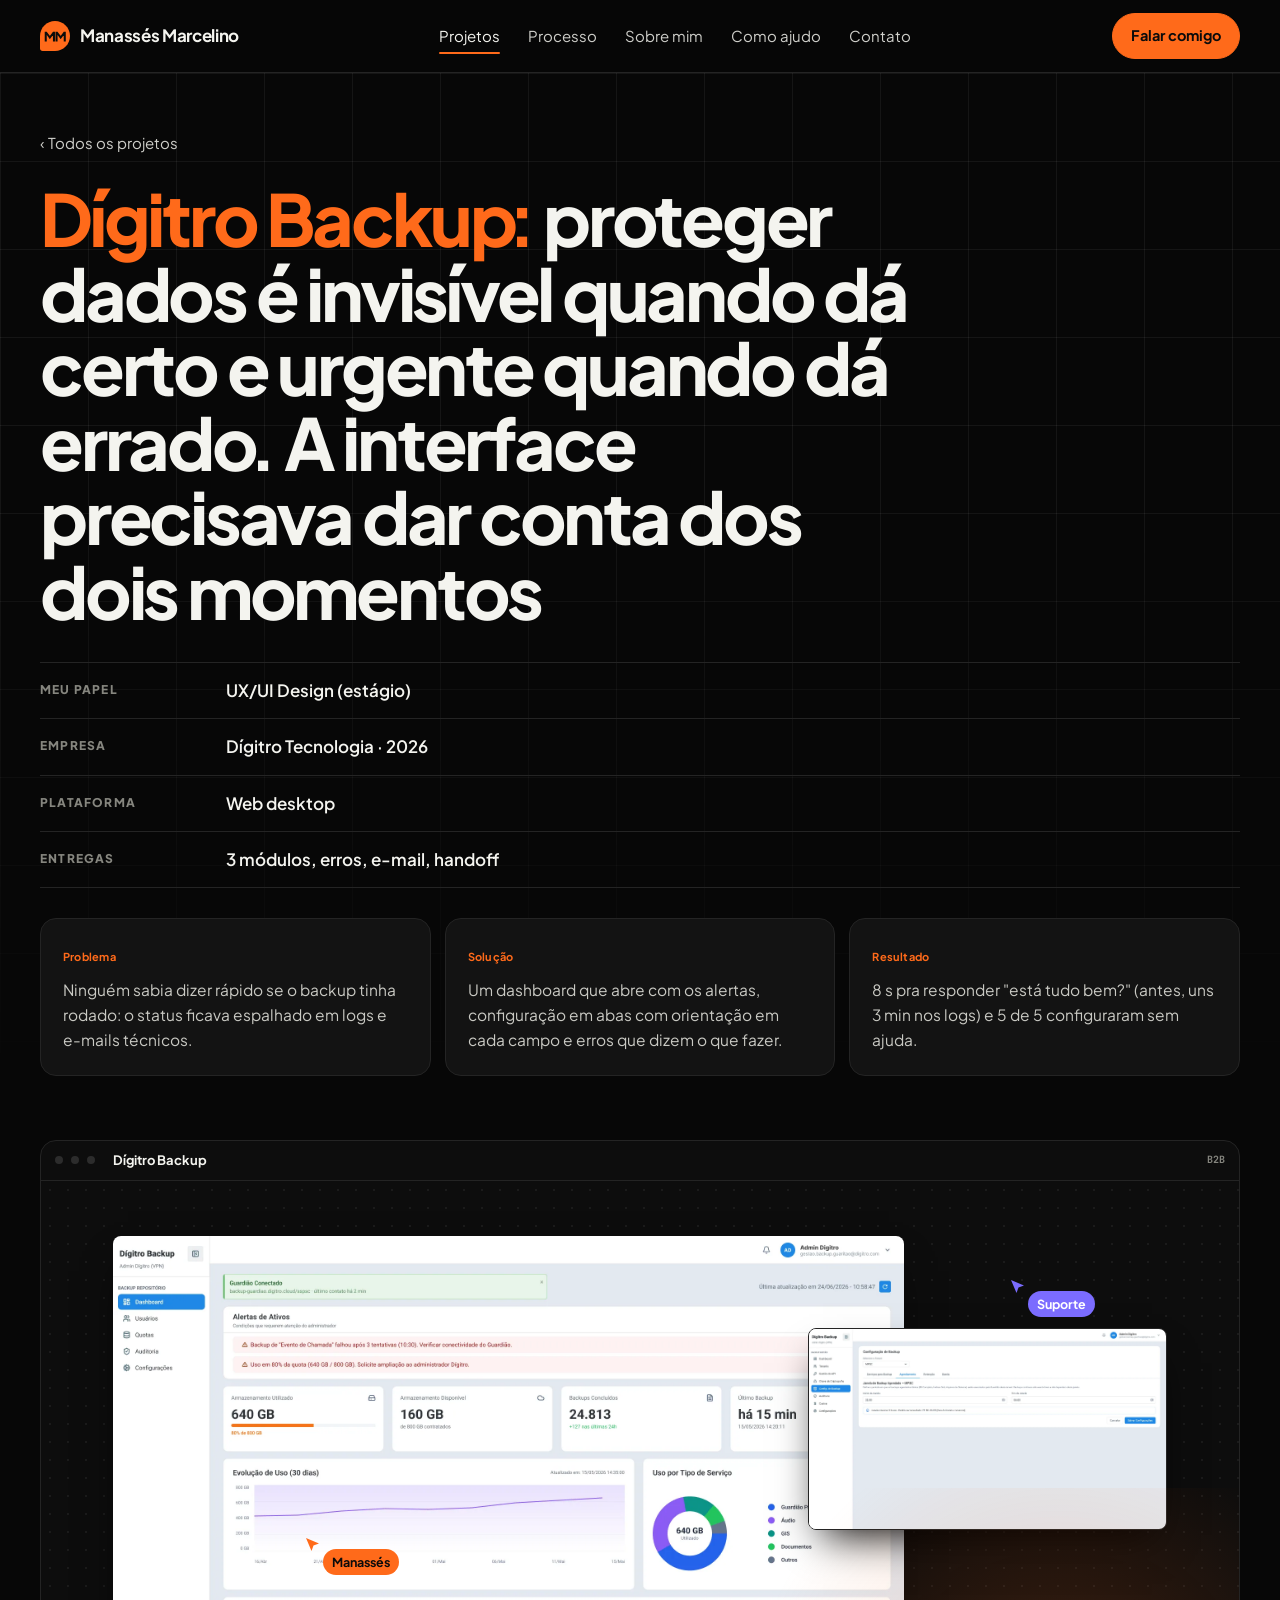
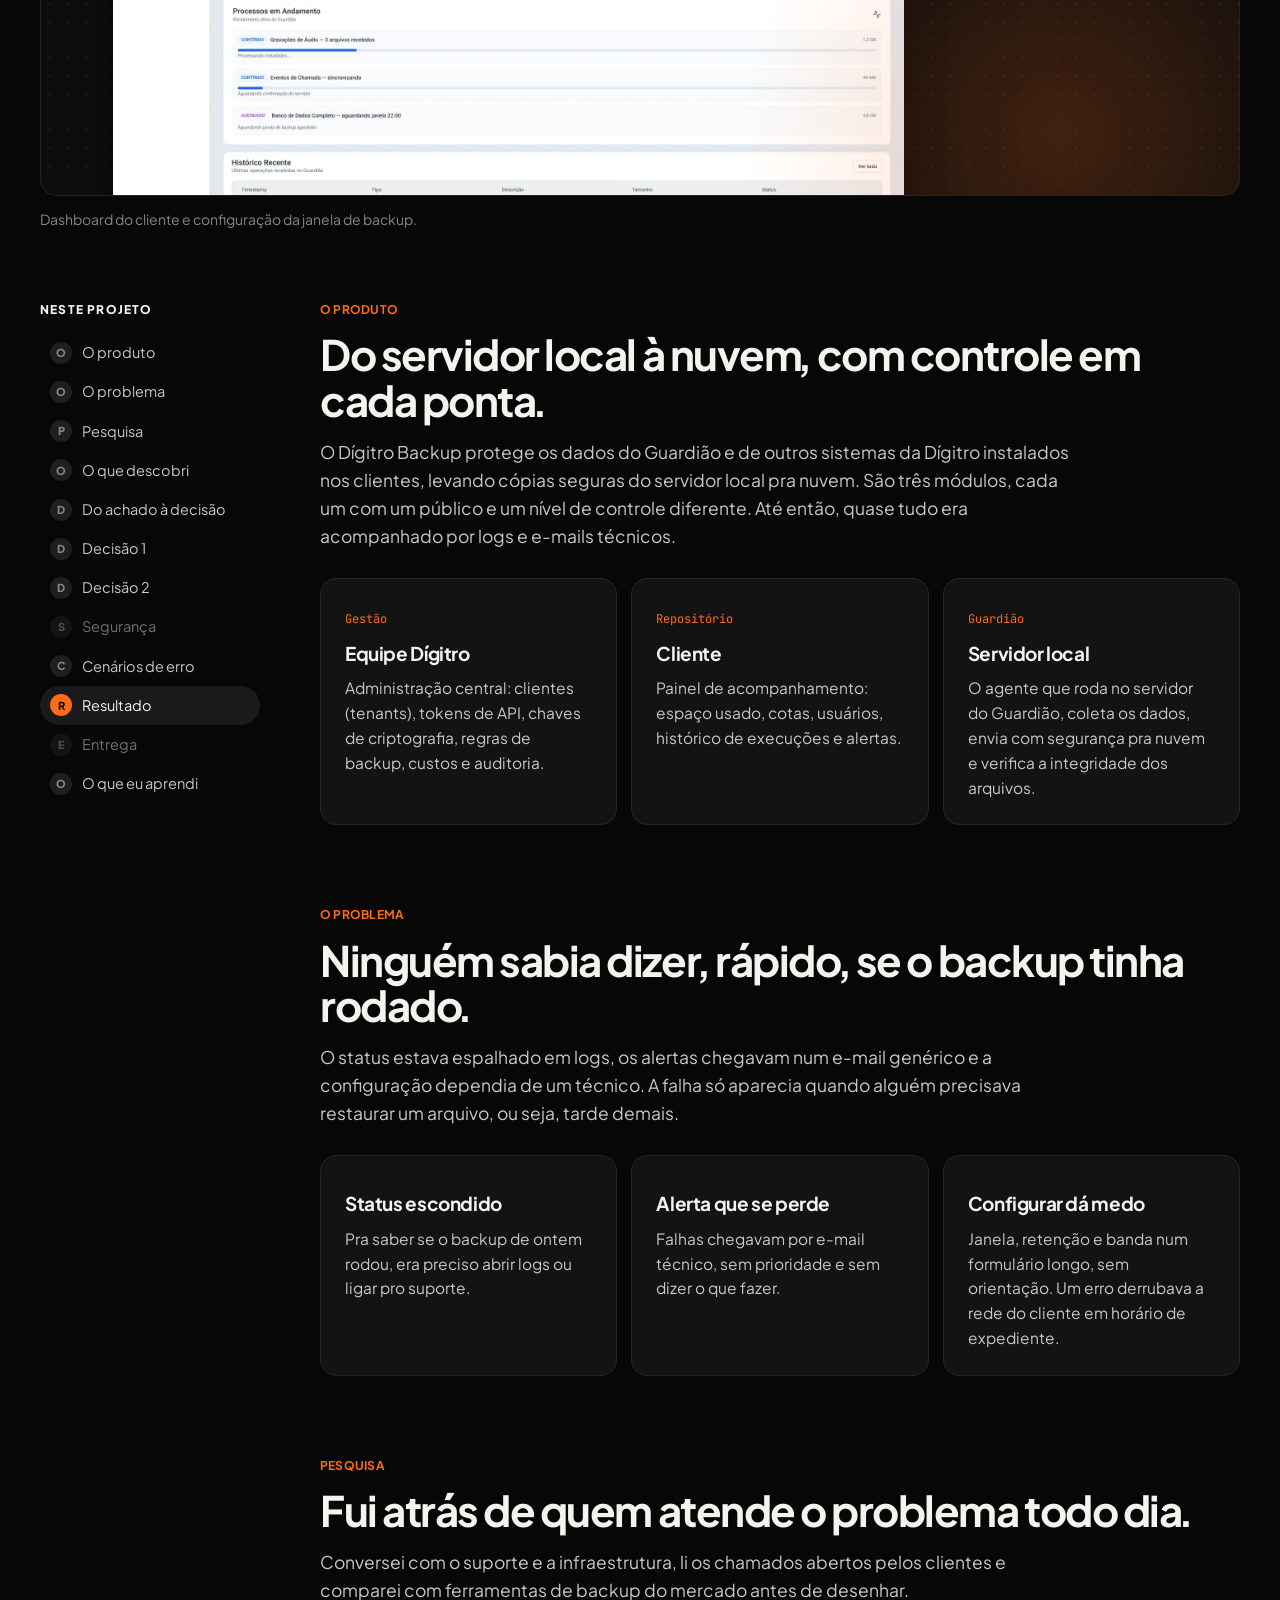
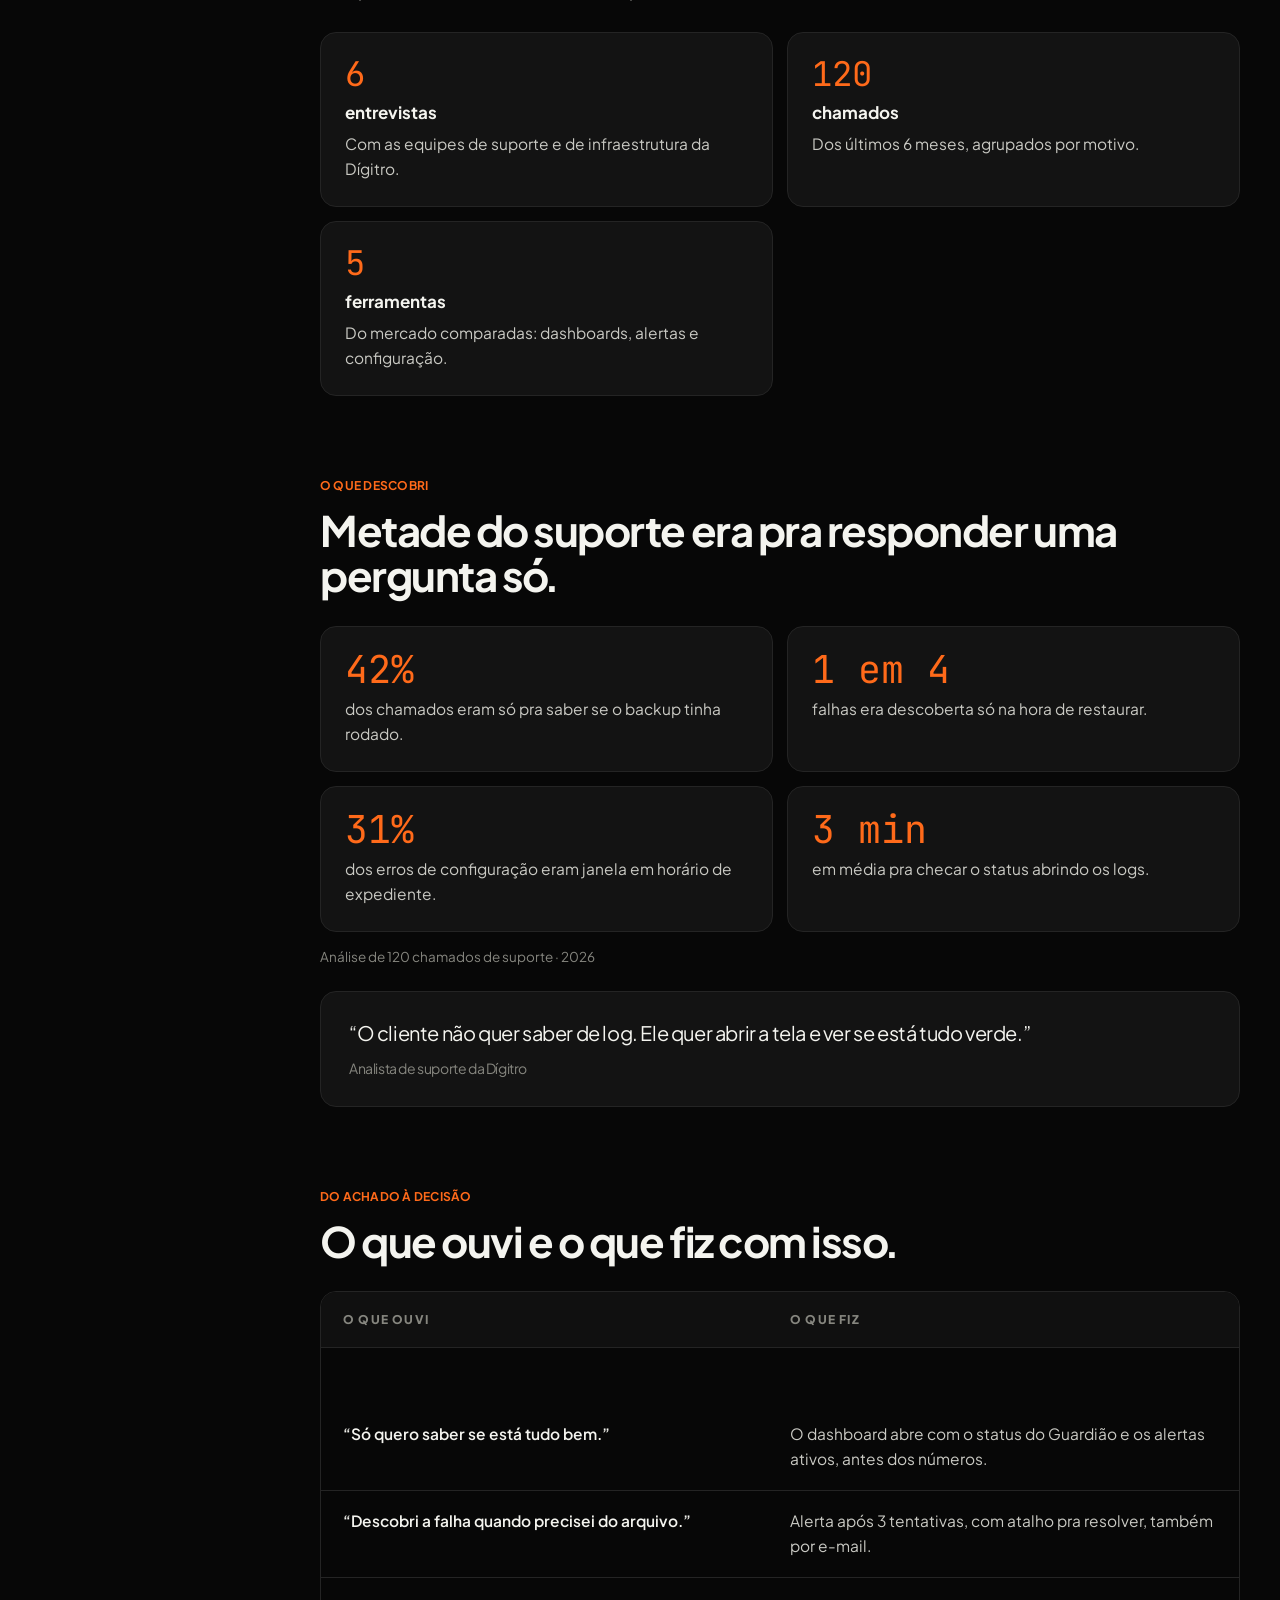
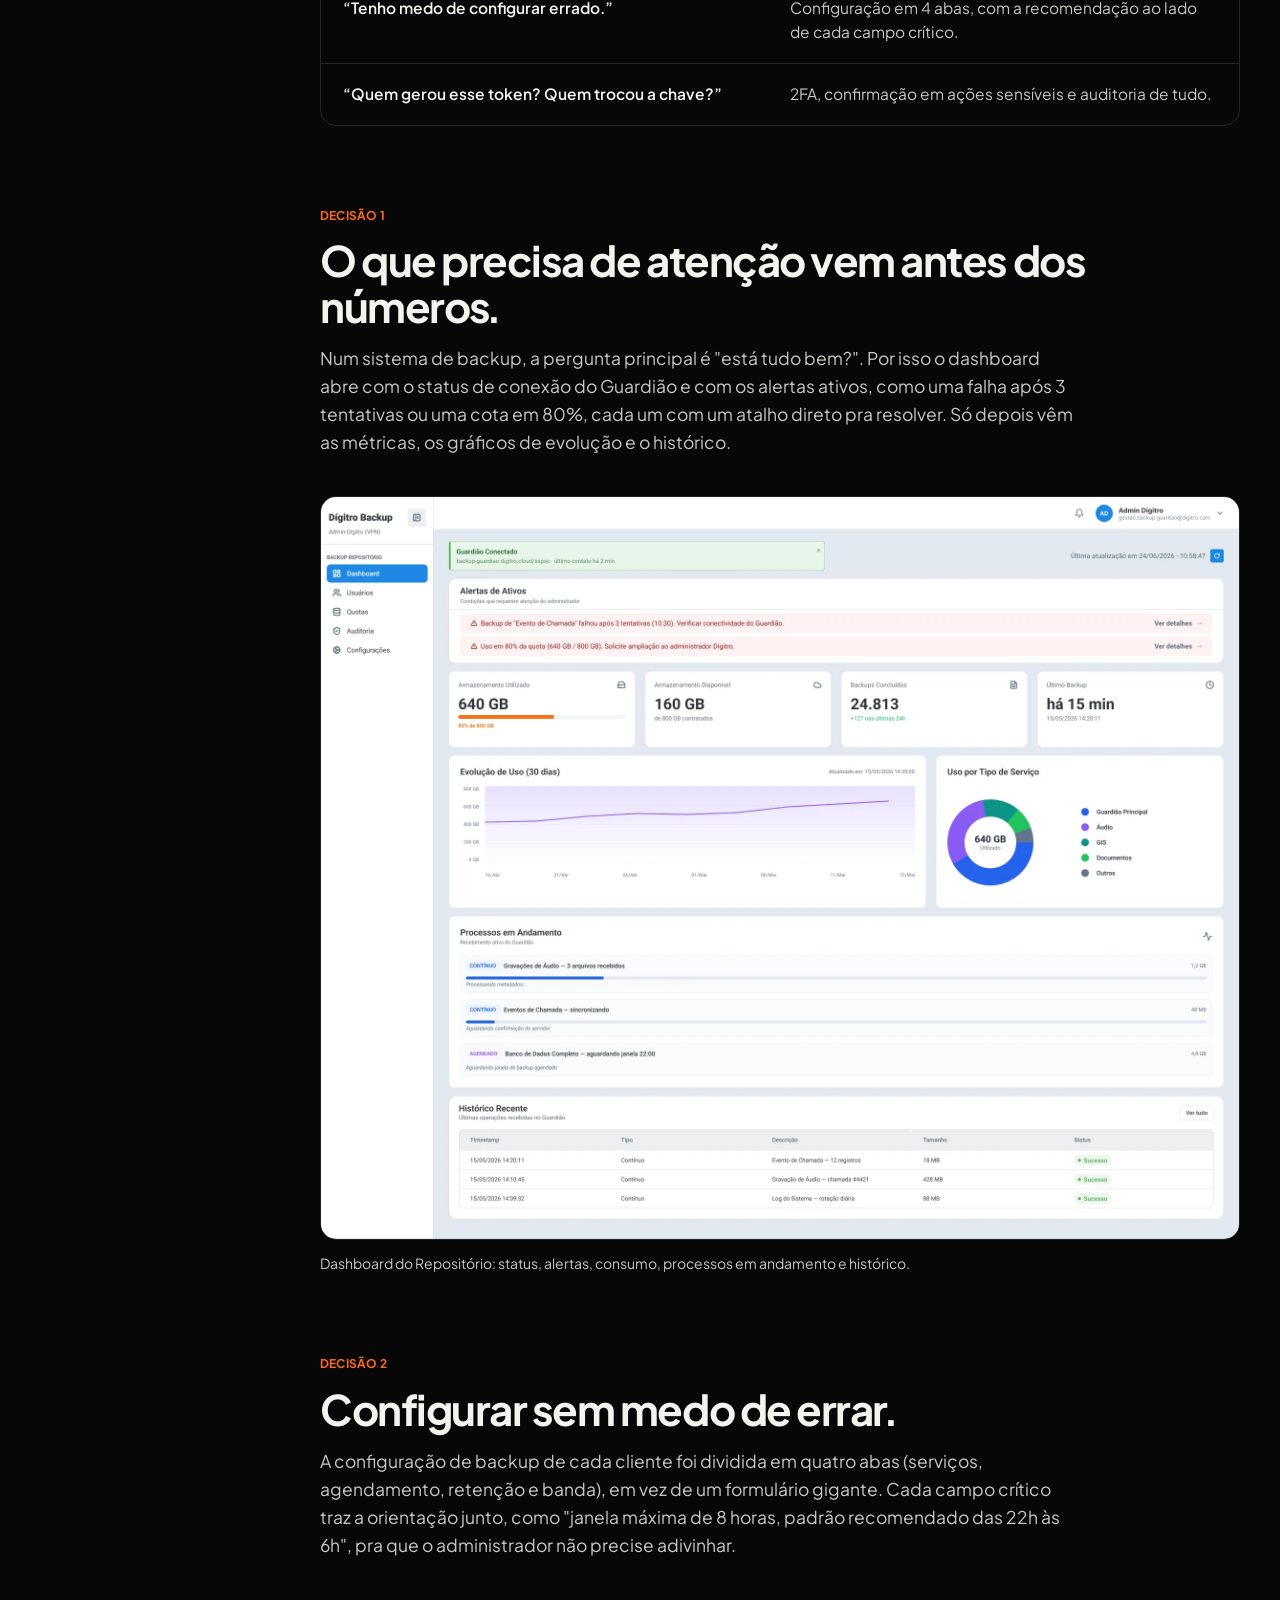
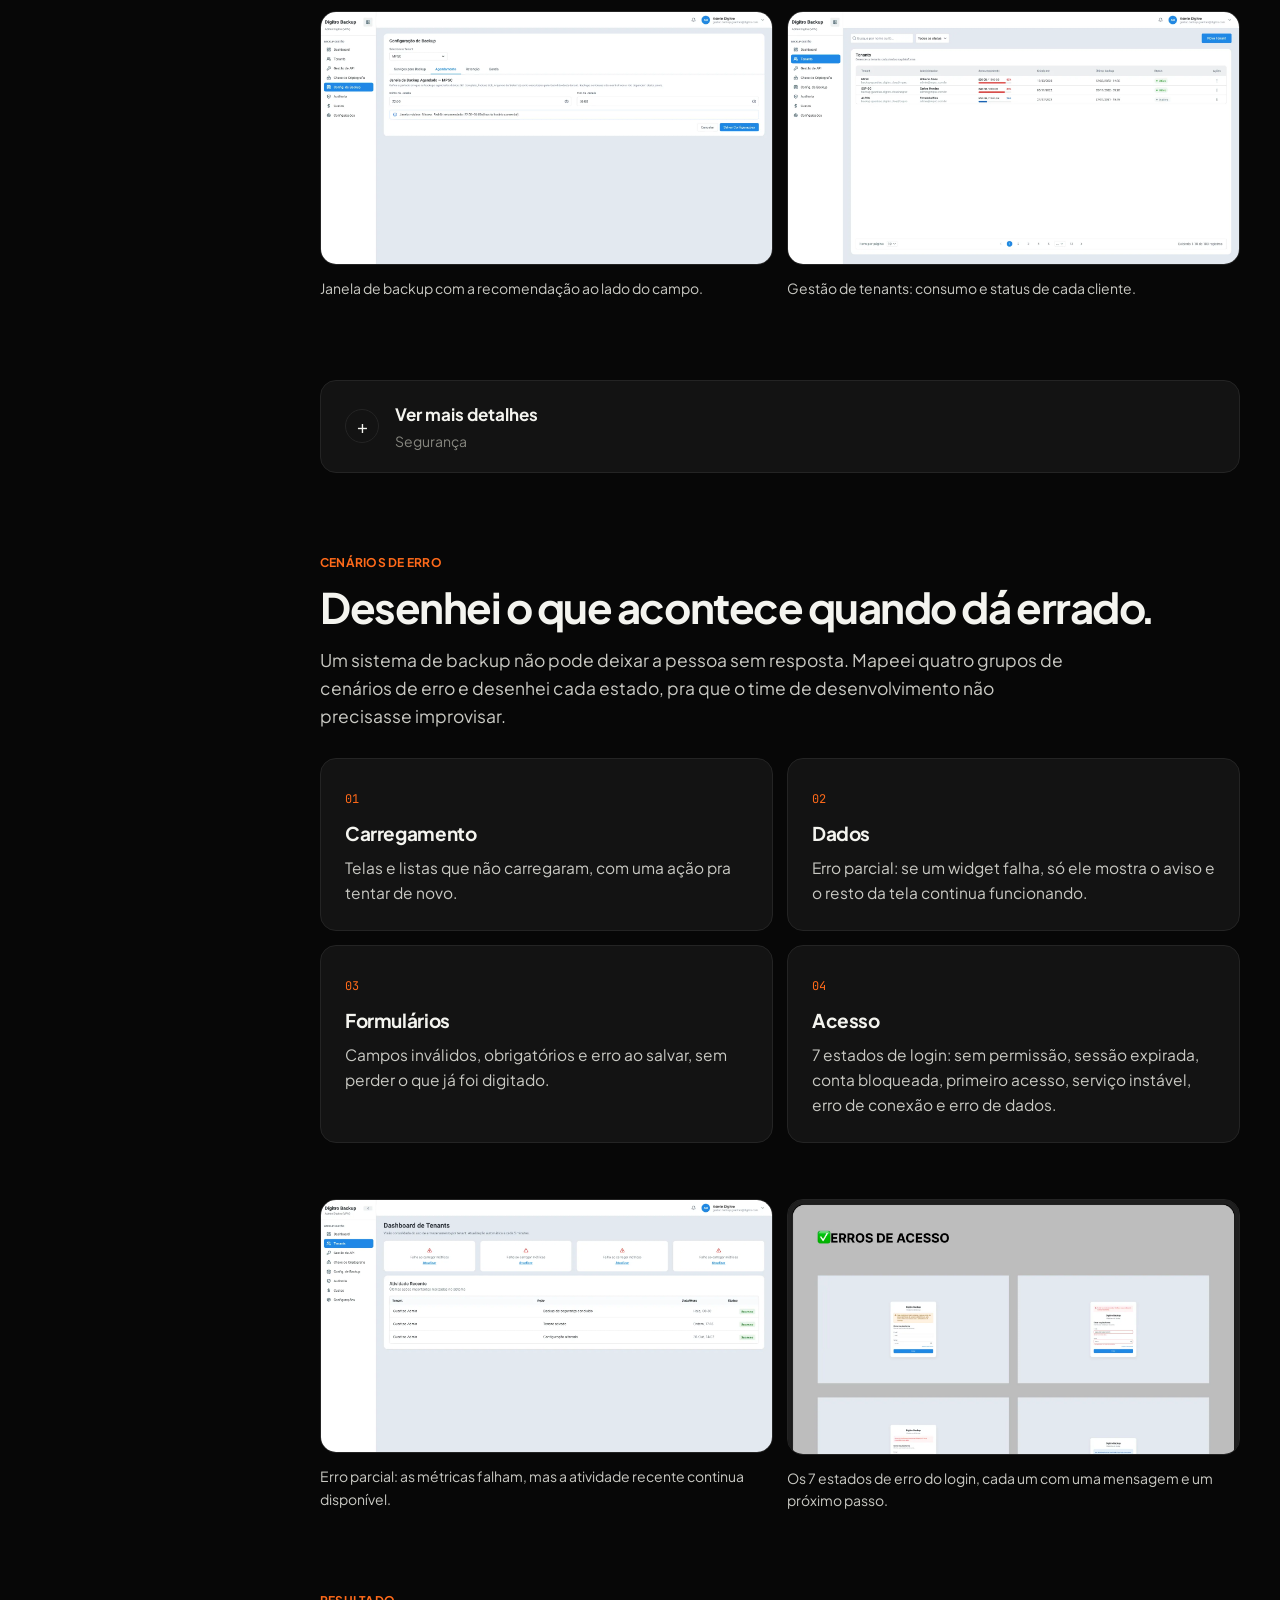
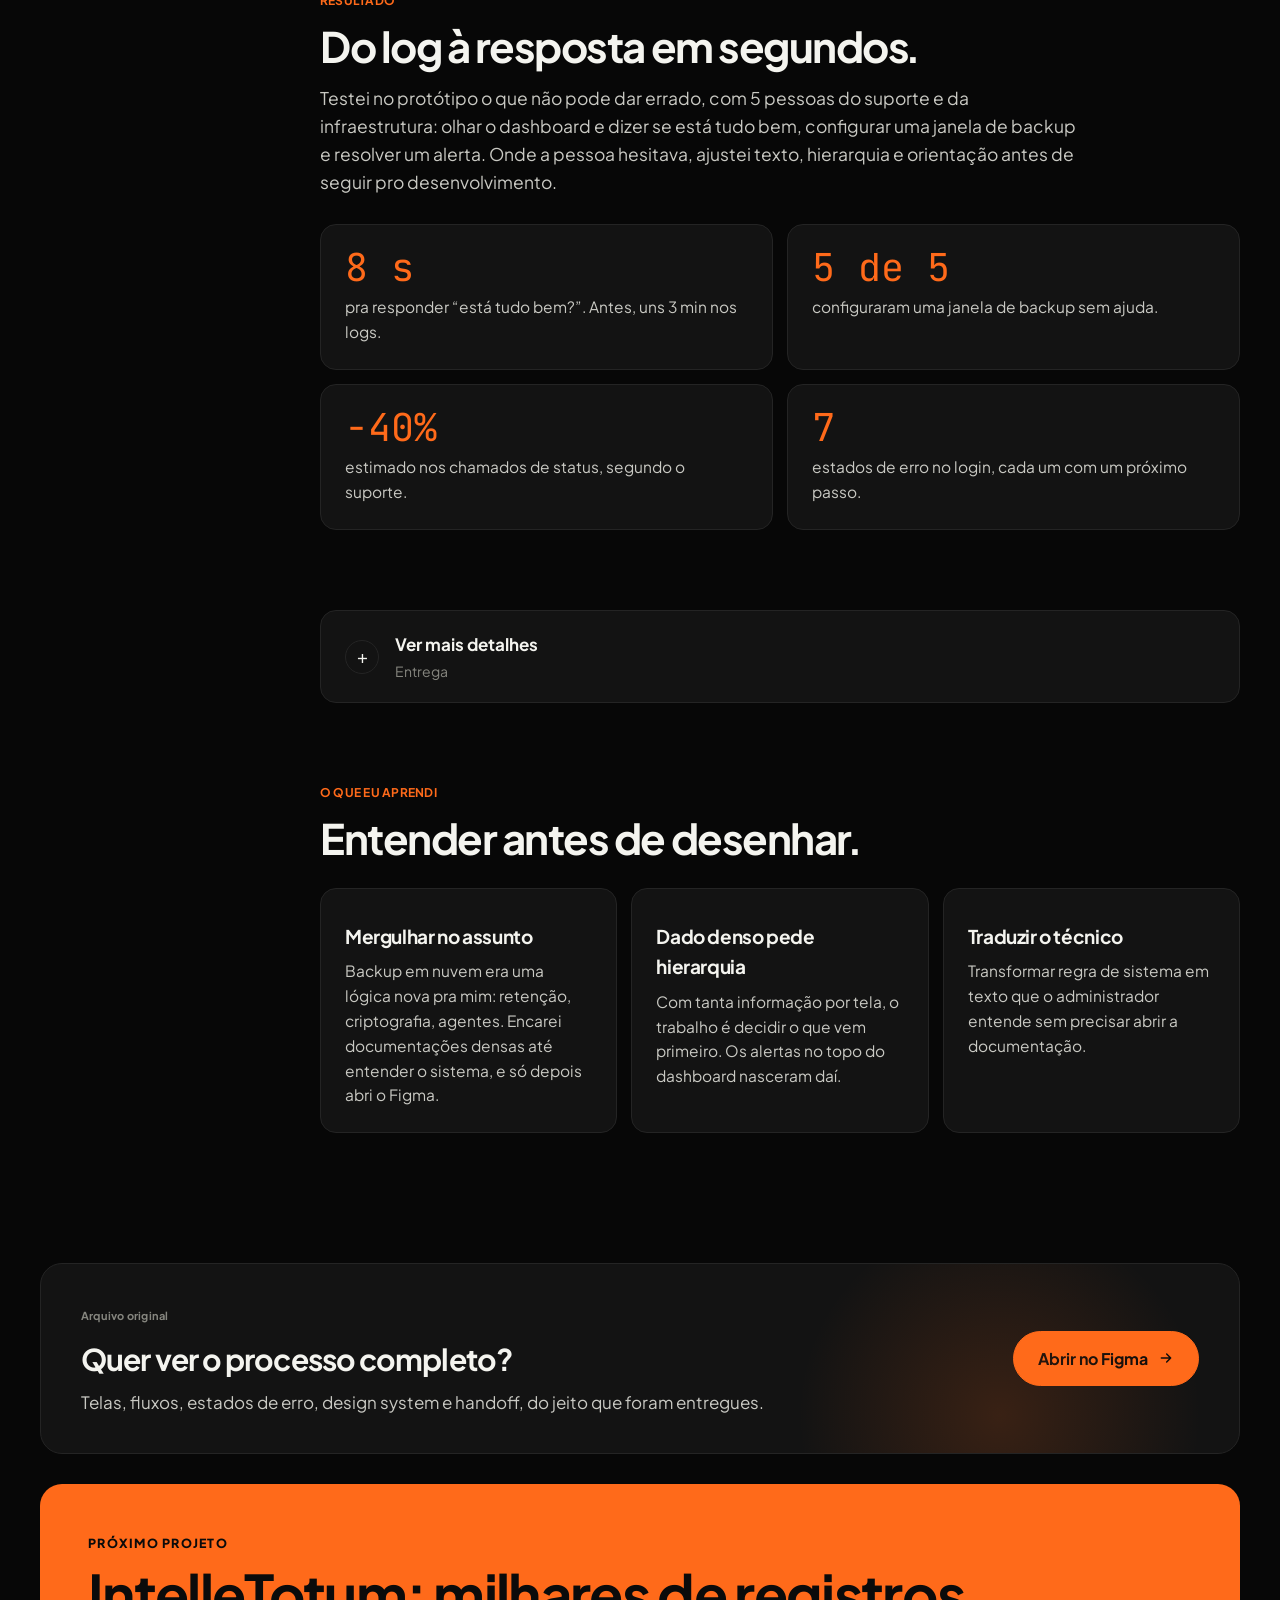
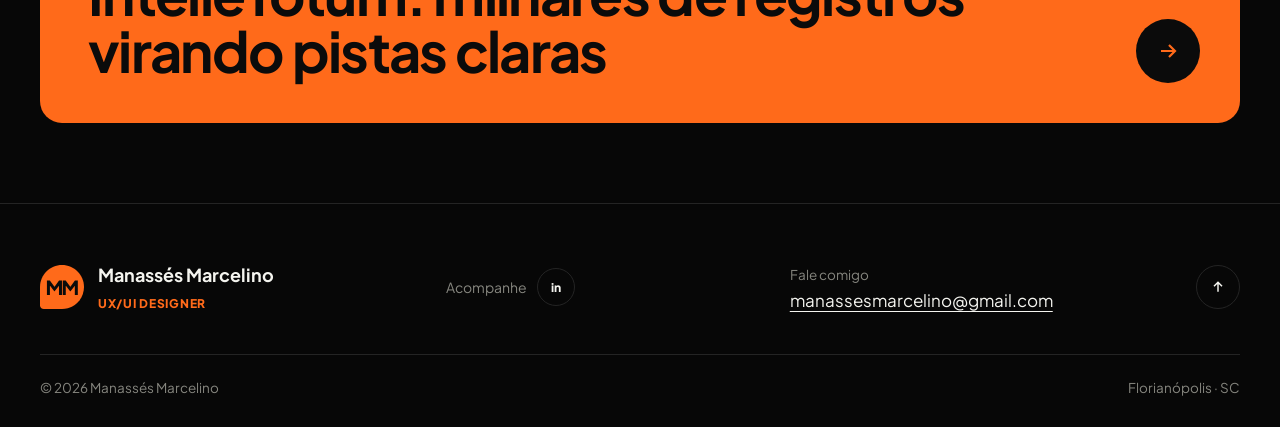
<file: portfolio/backup.html>
<!doctype html>
<html lang="pt-BR">
<head>
<meta charset="utf-8">
<meta name="viewport" content="width=device-width, initial-scale=1">
<title>Dígitro Backup — Manassés Marcelino</title>
<meta property="og:type" content="website"><meta property="og:site_name" content="Manassés Marcelino"><meta property="og:title" content="Dígitro Backup — Manassés Marcelino"><meta property="og:description" content="Estudo de caso: Dígitro Backup, plataforma de governança de cópias de segurança com três módulos e três públicos."><meta property="og:url" content="https://manassesmarcelino.vercel.app/backup.html"><meta property="og:image" content="https://manassesmarcelino.vercel.app/og.png"><meta property="og:image:width" content="1200"><meta property="og:image:height" content="630"><meta property="og:locale" content="pt_BR"><meta name="twitter:card" content="summary_large_image"><meta name="twitter:image" content="https://manassesmarcelino.vercel.app/og.png">
<meta name="description" content="Estudo de caso: Dígitro Backup, plataforma de governança de cópias de segurança com três módulos e três públicos.">
<link rel="icon" href="favicon.svg" type="image/svg+xml"><link rel="icon" href="favicon.png" type="image/png" sizes="64x64"><link rel="apple-touch-icon" href="favicon.png">
<link rel="preconnect" href="https://fonts.googleapis.com"><link rel="preconnect" href="https://fonts.gstatic.com" crossorigin>
<link href="https://fonts.googleapis.com/css2?family=Plus+Jakarta+Sans:wght@200..800&family=JetBrains+Mono:wght@400;500;700&display=swap" rel="stylesheet">
<link rel="stylesheet" href="site.css">
<link rel="stylesheet" href="figma.css">
</head>
<body>
<svg width="0" height="0" style="position:absolute" aria-hidden="true">
  <symbol id="seta" viewBox="0 0 24 24"><path d="M5 12h14M13 6l6 6-6 6" fill="none" stroke="currentColor" stroke-width="2.2" stroke-linecap="round" stroke-linejoin="round"/></symbol>
  <symbol id="cur" viewBox="0 0 16 16"><path d="M1 1l5.5 13 2-5.5L14 6.5z"/></symbol>
</svg>
<div class="progresso" aria-hidden="true"></div>
<header class="topo">
  <div class="container">
    <a href="index.html" class="marca"><svg class="logo-mm" viewBox="0 0 210 210" aria-hidden="true"><path class="lg-pin" d="M0 105C0 47.0101 47.0101 0 105 0C162.99 0 210 47.0101 210 105C210 162.99 162.99 210 105 210H18C8.05887 210 0 201.941 0 192V105Z"/><path class="lg-mm" d="M33.072 143V74.46H46.872L72.54 108.5H66.1L91.032 74.46H104.832V143H90.572V90.192L96.276 91.48L69.872 125.52H68.032L42.548 91.48L47.332 90.192V143H33.072ZM108.706 143V74.46H122.506L148.174 108.5H141.734L166.666 74.46H180.466V143H166.206V90.192L171.91 91.48L145.506 125.52H143.666L118.182 91.48L122.966 90.192V143H108.706Z"/></svg>Manassés Marcelino</a>
    <nav class="menu" aria-label="Principal">
      <a href="index.html#projetos" class="ativo">Projetos</a><a href="index.html#processo">Processo</a><a href="index.html#trajetoria">Sobre mim</a><a href="index.html#ajuda">Como ajudo</a><a href="index.html#contato">Contato</a>
    </nav>
    <a href="index.html#contato" class="btn btn-laranja btn-sm">Falar comigo</a>
  </div>
</header>
<main>
<section class="case-topo">
  <div class="grade-fundo" aria-hidden="true"></div>
  <div class="container">
    <a href="index.html#projetos" class="voltar">‹ Todos os projetos</a>
    <h1 data-varre data-camada="H1 · Título"><span class="l"><span><em>Dígitro Backup<span class="pt">:</span></em> proteger dados é invisível quando dá certo e urgente quando dá errado<span class="pt">.</span> A interface precisava dar conta dos dois momentos</span></span></h1>
    <dl class="ficha" data-r style="--d:.2s"><div><dt>Meu papel</dt><dd>UX/UI Design (estágio)</dd></div>
        <div><dt>Empresa</dt><dd>Dígitro Tecnologia · 2026</dd></div>
        <div><dt>Plataforma</dt><dd>Web desktop</dd></div>
        <div><dt>Entregas</dt><dd>3 módulos, erros, e-mail, handoff</dd></div></dl>
    <div class="resumo3"><div data-r><span>Problema</span><p>Ninguém sabia dizer rápido se o backup tinha rodado: o status ficava espalhado em logs e e-mails técnicos.</p></div>
        <div data-r><span>Solução</span><p>Um dashboard que abre com os alertas, configuração em abas com orientação em cada campo e erros que dizem o que fazer.</p></div>
        <div data-r><span>Resultado</span><p>8 s pra responder "está tudo bem?" (antes, uns 3 min nos logs) e 5 de 5 configuraram sem ajuda.</p></div></div>
  </div>
</section>
<div class="container"><div class="visual-case" data-r style="--d:.3s"><div class="janela-f"><div class="barra"><i></i><i></i><i></i><span>Dígitro Backup</span><em>B2B</em></div>
  <div class="area"><img class="prin" src="assets/bk-dashboard.webp" alt="Dashboard do módulo Repositório"><img class="sec" src="assets/bk-agendamento.webp" alt="Configuração de agendamento de backup">
    <div class="cursor lar c1"><svg><use href="#cur"/></svg><span>Manassés</span></div>
    <div class="cursor vio c2"><svg><use href="#cur"/></svg><span>Suporte</span></div>
  </div></div><p class="legenda">Dashboard do cliente e configuração da janela de backup.</p></div></div>
<div class="container case-corpo">
  <nav class="indice" aria-label="Neste projeto">
    <small>Neste projeto</small>
      <a href="#o-produto"><i>O</i>O produto</a>
      <a href="#o-problema"><i>O</i>O problema</a>
      <a href="#pesquisa"><i>P</i>Pesquisa</a>
      <a href="#o-que-descobri"><i>O</i>O que descobri</a>
      <a href="#do-achado-a-decisao"><i>D</i>Do achado à decisão</a>
      <a href="#decisao-1"><i>D</i>Decisão 1</a>
      <a href="#decisao-2"><i>D</i>Decisão 2</a>
      <a href="#seguranca"><i>S</i>Segurança</a>
      <a href="#cenarios-de-erro"><i>C</i>Cenários de erro</a>
      <a href="#resultado"><i>R</i>Resultado</a>
      <a href="#entrega"><i>E</i>Entrega</a>
      <a href="#o-que-eu-aprendi"><i>O</i>O que eu aprendi</a>
  </nav>
  <div class="conteudo">
<section class="bloco" id="o-produto" data-r>
    <div class="wrap">
      <span class="label">O produto</span>
      <h2>Do servidor local à nuvem<span class="pt">,</span> com controle em cada ponta<span class="pt">.</span></h2>
      <p class="lead">O Dígitro Backup protege os dados do Guardião e de outros sistemas da Dígitro instalados nos clientes, levando cópias seguras do servidor local pra nuvem. São três módulos, cada um com um público e um nível de controle diferente. Até então, quase tudo era acompanhado por logs e e-mails técnicos.</p>
      <div class="grade g3">
        <div class="card"><span class="n">Gestão</span><h3>Equipe Dígitro</h3><p>Administração central: clientes (tenants), tokens de API, chaves de criptografia, regras de backup, custos e auditoria.</p></div>
        <div class="card"><span class="n">Repositório</span><h3>Cliente</h3><p>Painel de acompanhamento: espaço usado, cotas, usuários, histórico de execuções e alertas.</p></div>
        <div class="card"><span class="n">Guardião</span><h3>Servidor local</h3><p>O agente que roda no servidor do Guardião, coleta os dados, envia com segurança pra nuvem e verifica a integridade dos arquivos.</p></div>
      </div>
    </div>
  </section>
<section class="bloco" id="o-problema" data-r>
    <div class="wrap">
      <span class="label">O problema</span>
      <h2>Ninguém sabia dizer<span class="pt">,</span> rápido<span class="pt">,</span> se o backup tinha rodado<span class="pt">.</span></h2>
      <p class="lead">O status estava espalhado em logs, os alertas chegavam num e-mail genérico e a configuração dependia de um técnico. A falha só aparecia quando alguém precisava restaurar um arquivo, ou seja, tarde demais.</p>
      <div class="grade g3">
        <div class="card"><h3>Status escondido</h3><p>Pra saber se o backup de ontem rodou, era preciso abrir logs ou ligar pro suporte.</p></div>
        <div class="card"><h3>Alerta que se perde</h3><p>Falhas chegavam por e-mail técnico, sem prioridade e sem dizer o que fazer.</p></div>
        <div class="card"><h3>Configurar dá medo</h3><p>Janela, retenção e banda num formulário longo, sem orientação. Um erro derrubava a rede do cliente em horário de expediente.</p></div>
      </div>
    </div>
  </section>
<section class="bloco claro" id="pesquisa" data-r>
    <div class="wrap">
      <span class="label">Pesquisa</span>
      <h2>Fui atrás de quem atende o problema todo dia<span class="pt">.</span></h2>
      <p class="lead">Conversei com o suporte e a infraestrutura, li os chamados abertos pelos clientes e comparei com ferramentas de backup do mercado antes de desenhar.</p>
      <div class="metodos">
        <div class="metodo-card"><strong>6</strong><b>entrevistas</b><p>Com as equipes de suporte e de infraestrutura da Dígitro.</p></div>
        <div class="metodo-card"><strong>120</strong><b>chamados</b><p>Dos últimos 6 meses, agrupados por motivo.</p></div>
        <div class="metodo-card"><strong>5</strong><b>ferramentas</b><p>Do mercado comparadas: dashboards, alertas e configuração.</p></div>
      </div>
    </div>
  </section>
<section class="bloco escuro" id="o-que-descobri" data-r>
    <div class="wrap">
      <span class="label">O que descobri</span>
      <h2>Metade do suporte era pra responder uma pergunta só<span class="pt">.</span></h2>
      <div class="achados">
        <div class="achado"><strong>42%</strong><span>dos chamados eram só pra saber se o backup tinha rodado.</span></div>
        <div class="achado"><strong>1 em 4</strong><span>falhas era descoberta só na hora de restaurar.</span></div>
        <div class="achado"><strong>31%</strong><span>dos erros de configuração eram janela em horário de expediente.</span></div>
        <div class="achado"><strong>3 min</strong><span>em média pra checar o status abrindo os logs.</span></div>
      </div>
      <p class="fonte">Análise de 120 chamados de suporte · 2026</p>
      <blockquote class="citacao">
        <p>“O cliente não quer saber de log. Ele quer abrir a tela e ver se está tudo verde.”</p>
        <cite>Analista de suporte da Dígitro</cite>
      </blockquote>
    </div>
  </section>
<section class="bloco" id="do-achado-a-decisao" data-r>
    <div class="wrap">
      <span class="label">Do achado à decisão</span>
      <h2>O que ouvi e o que fiz com isso<span class="pt">.</span></h2>
      <div class="ouvimos">
        <div class="linha cab"><span>O que ouvi</span><span>O que fiz</span></div>
        <div class="linha"><span>“Só quero saber se está tudo bem.”</span><span>O dashboard abre com o status do Guardião e os alertas ativos, antes dos números.</span></div>
        <div class="linha"><span>“Descobri a falha quando precisei do arquivo.”</span><span>Alerta após 3 tentativas, com atalho pra resolver, também por e-mail.</span></div>
        <div class="linha"><span>“Tenho medo de configurar errado.”</span><span>Configuração em 4 abas, com a recomendação ao lado de cada campo crítico.</span></div>
        <div class="linha"><span>“Quem gerou esse token? Quem trocou a chave?”</span><span>2FA, confirmação em ações sensíveis e auditoria de tudo.</span></div>
      </div>
    </div>
  </section>
<section class="bloco escuro" id="decisao-1" data-r>
    <div class="wrap">
      <span class="label">Decisão 1</span>
      <h2>O que precisa de atenção vem antes dos números<span class="pt">.</span></h2>
      <p class="lead">Num sistema de backup, a pergunta principal é "está tudo bem?". Por isso o dashboard abre com o status de conexão do Guardião e com os alertas ativos, como uma falha após 3 tentativas ou uma cota em 80%, cada um com um atalho direto pra resolver. Só depois vêm as métricas, os gráficos de evolução e o histórico.</p>
      <div class="case-img" style="margin-top: 40px"><img loading="lazy" decoding="async" src="assets/bk-dashboard.webp" alt="Dashboard do Repositório com alertas no topo"></div>
      <p class="legenda">Dashboard do Repositório: status, alertas, consumo, processos em andamento e histórico.</p>
    </div>
  </section>
<section class="bloco" id="decisao-2" data-r>
    <div class="wrap">
      <span class="label">Decisão 2</span>
      <h2>Configurar sem medo de errar<span class="pt">.</span></h2>
      <p class="lead">A configuração de backup de cada cliente foi dividida em quatro abas (serviços, agendamento, retenção e banda), em vez de um formulário gigante. Cada campo crítico traz a orientação junto, como "janela máxima de 8 horas, padrão recomendado das 22h às 6h", pra que o administrador não precise adivinhar.</p>
      <div class="grade g2">
        <div><div class="case-img"><img loading="lazy" decoding="async" src="assets/bk-agendamento.webp" alt="Aba de agendamento da configuração de backup"></div><p class="legenda">Janela de backup com a recomendação ao lado do campo.</p></div>
        <div><div class="case-img"><img loading="lazy" decoding="async" src="assets/bk-tenants.webp" alt="Lista de tenants no módulo de Gestão"></div><p class="legenda">Gestão de tenants: consumo e status de cada cliente.</p></div>
      </div>
    </div>
  </section>
<details class="mais-detalhes" data-r><summary><span class="md-ic">+</span><span><b>Ver mais detalhes</b><small>Segurança</small></span></summary>
<section class="bloco violeta" id="seguranca">
    <div class="wrap">
      <span class="label">Segurança</span>
      <h2>Ações sensíveis pedem confirmação<span class="pt">,</span> não susto<span class="pt">.</span></h2>
      <div class="grade g4">
        <div class="card"><h3>2FA</h3><p>Login com verificação em duas etapas, com estados de padrão, verificação e erro.</p></div>
        <div class="card"><h3>Rotação de chave</h3><p>Troca da chave de criptografia protegida por código de verificação.</p></div>
        <div class="card"><h3>Tokens de API</h3><p>Confirmação de identidade antes de gerar um token, que aparece uma única vez com aviso de cópia.</p></div>
        <div class="card"><h3>Auditoria</h3><p>Registro de todas as ações em todos os módulos, pra saber quem fez o quê e quando.</p></div>
      </div>
    </div>
  </section>
</details>
<section class="bloco" id="cenarios-de-erro" data-r>
    <div class="wrap">
      <span class="label">Cenários de erro</span>
      <h2>Desenhei o que acontece quando dá errado<span class="pt">.</span></h2>
      <p class="lead">Um sistema de backup não pode deixar a pessoa sem resposta. Mapeei quatro grupos de cenários de erro e desenhei cada estado, pra que o time de desenvolvimento não precisasse improvisar.</p>
      <div class="grade g4">
        <div class="card"><span class="n">01</span><h3>Carregamento</h3><p>Telas e listas que não carregaram, com uma ação pra tentar de novo.</p></div>
        <div class="card"><span class="n">02</span><h3>Dados</h3><p>Erro parcial: se um widget falha, só ele mostra o aviso e o resto da tela continua funcionando.</p></div>
        <div class="card"><span class="n">03</span><h3>Formulários</h3><p>Campos inválidos, obrigatórios e erro ao salvar, sem perder o que já foi digitado.</p></div>
        <div class="card"><span class="n">04</span><h3>Acesso</h3><p>7 estados de login: sem permissão, sessão expirada, conta bloqueada, primeiro acesso, serviço instável, erro de conexão e erro de dados.</p></div>
      </div>
      <div class="grade g2" style="margin-top: 32px">
        <div><div class="case-img"><img loading="lazy" decoding="async" src="assets/bk-erro-widgets.webp" alt="Dashboard com erro parcial nos widgets"></div><p class="legenda">Erro parcial: as métricas falham, mas a atividade recente continua disponível.</p></div>
        <div><div class="case-img"><img loading="lazy" decoding="async" src="assets/bk-erros-login.webp" alt="Sete estados de erro da tela de login" style="aspect-ratio: 16 / 9; object-fit: cover; object-position: top"></div><p class="legenda">Os 7 estados de erro do login, cada um com uma mensagem e um próximo passo.</p></div>
      </div>
    </div>
  </section>
<section class="bloco claro" id="resultado" data-r>
    <div class="wrap">
      <span class="label">Resultado</span>
      <h2>Do log à resposta em segundos<span class="pt">.</span></h2>
      <p class="lead">Testei no protótipo o que não pode dar errado, com 5 pessoas do suporte e da infraestrutura: olhar o dashboard e dizer se está tudo bem, configurar uma janela de backup e resolver um alerta. Onde a pessoa hesitava, ajustei texto, hierarquia e orientação antes de seguir pro desenvolvimento.</p>
      <div class="resultados">
        <div class="numero"><strong>8 s</strong><span>pra responder “está tudo bem?”. Antes, uns 3 min nos logs.</span></div>
        <div class="numero"><strong>5 de 5</strong><span>configuraram uma janela de backup sem ajuda.</span></div>
        <div class="numero"><strong>−40%</strong><span>estimado nos chamados de status, segundo o suporte.</span></div>
        <div class="numero"><strong>7</strong><span>estados de erro no login, cada um com um próximo passo.</span></div>
      </div>
    </div>
  </section>
<details class="mais-detalhes" data-r><summary><span class="md-ic">+</span><span><b>Ver mais detalhes</b><small>Entrega</small></span></summary>
<section class="bloco claro" id="entrega">
    <div class="wrap">
      <span class="label">Entrega</span>
      <h2>Pronto pra virar código<span class="pt">.</span></h2>
      <div class="grade g3">
        <div class="card"><h3>Base compartilhada</h3><p>Os três módulos usam o mesmo layout, menu lateral e componentes. Só muda o que cada perfil pode ver.</p></div>
        <div class="card"><h3>Template de e-mail</h3><p>Avisos de alerta e falha também fora da plataforma, com a mesma linguagem da interface.</p></div>
        <div class="card"><h3>Handoff</h3><p>Página de desenvolvimento com especificações e o design system do produto documentado.</p></div>
      </div>
    </div>
  </section>
</details>
<section class="bloco" id="o-que-eu-aprendi" data-r>
    <div class="wrap">
      <span class="label">O que eu aprendi</span>
      <h2>Entender antes de desenhar<span class="pt">.</span></h2>
      <div class="grade g3">
        <div class="card"><h3>Mergulhar no assunto</h3><p>Backup em nuvem era uma lógica nova pra mim: retenção, criptografia, agentes. Encarei documentações densas até entender o sistema, e só depois abri o Figma.</p></div>
        <div class="card"><h3>Dado denso pede hierarquia</h3><p>Com tanta informação por tela, o trabalho é decidir o que vem primeiro. Os alertas no topo do dashboard nasceram daí.</p></div>
        <div class="card"><h3>Traduzir o técnico</h3><p>Transformar regra de sistema em texto que o administrador entende sem precisar abrir a documentação.</p></div>
      </div>
    </div>
  </section>
</div>
</div>
<section class="figma-cta"><div class="container"><div class="caixa" data-r>
  <div><span class="label">Arquivo original</span><h3>Quer ver o processo completo?</h3><p>Telas, fluxos, estados de erro, design system e handoff, do jeito que foram entregues.</p></div>
  <a href="https://www.figma.com/design/EyDMJmJXVF1UhNP5TltblL/Backup-D%C3%ADgitro" class="btn btn-laranja" target="_blank" rel="noopener">Abrir no Figma <svg><use href="#seta"/></svg></a>
</div></div></section>
<div class="container"><a href="intelletotum.html" class="prox" data-r><small>Próximo projeto</small><b>IntelleTotum: milhares de registros virando pistas claras</b><span class="ir"><svg viewBox="0 0 24 24"><path d="M5 12h14M13 6l6 6-6 6"/></svg></span></a></div>
</main>
<footer class="rodape">
  <div class="container">
    <div class="linha1">
      <div class="rod-marca"><svg class="logo-mm grande" viewBox="0 0 210 210" aria-hidden="true"><path class="lg-pin" d="M0 105C0 47.0101 47.0101 0 105 0C162.99 0 210 47.0101 210 105C210 162.99 162.99 210 105 210H18C8.05887 210 0 201.941 0 192V105Z"/><path class="lg-mm" d="M33.072 143V74.46H46.872L72.54 108.5H66.1L91.032 74.46H104.832V143H90.572V90.192L96.276 91.48L69.872 125.52H68.032L42.548 91.48L47.332 90.192V143H33.072ZM108.706 143V74.46H122.506L148.174 108.5H141.734L166.666 74.46H180.466V143H166.206V90.192L171.91 91.48L145.506 125.52H143.666L118.182 91.48L122.966 90.192V143H108.706Z"/></svg><div><b>Manassés Marcelino</b><span class="pixel">UX/UI Designer</span></div></div>
      <div class="redes"><span>Acompanhe</span><a href="https://www.linkedin.com/in/manasses-marcelino-ux" target="_blank" rel="noopener" aria-label="LinkedIn">in</a></div>
      <div><small>Fale comigo</small><br><a class="mail" href="mailto:manassesmarcelino@gmail.com">manassesmarcelino@gmail.com</a></div>
      <a href="#" class="subir" aria-label="Voltar ao topo"><svg width="16" height="16" viewBox="0 0 24 24" fill="none" stroke="currentColor" stroke-width="2.2"><path d="M12 19V5M6 11l6-6 6 6"/></svg></a>
    </div>
    <div class="linha2"><span>© 2026 Manassés Marcelino</span><span>Florianópolis · SC</span></div>
  </div>
</footer>
<script>/* site.js */
// Portfólio v3 · animações e interações
(function () {
  var d = document.documentElement;
  var reduz = matchMedia('(prefers-reduced-motion: reduce)').matches;
  d.classList.add('js');

  // ---- entrada ao rolar + "construção" (seleção do Figma passando em cada camada)
  document.querySelectorAll('[data-varre]').forEach(function (h) {
    h.querySelectorAll('.l>span').forEach(function (s, i) { s.style.setProperty('--d', (parseFloat(h.dataset.d || 0) + i * 0.09) + 's'); });
  });
  document.querySelectorAll('.acoes[data-r]').forEach(function (a) {
    a.querySelectorAll('.btn').forEach(function (b, i) { b.style.setProperty('--i', (i * 0.08) + 's'); });
  });
  function monta(el) {
    var alvos = el.matches('[data-camada]') ? [el] : [];
    alvos = alvos.concat([].slice.call(el.querySelectorAll('[data-camada]')));
    alvos.forEach(function (a, i) {
      setTimeout(function () { a.classList.add('montando'); setTimeout(function () { a.classList.remove('montando'); }, 1050); }, 250 + i * 160);
    });
  }
  function mostra(el) {
    el.classList.add('visivel');
    if (!reduz) monta(el);
  }
  window.__monta = monta;
  var itens = document.querySelectorAll('[data-r],[data-varre]');
  // na home, quem revela é a "construção" do figma.js
  if (d.hasAttribute('data-construir') && !reduz) itens = [];
  if (reduz || !('IntersectionObserver' in window)) itens.forEach(function (el) { el.classList.add('visivel'); });
  else {
    var io = new IntersectionObserver(function (es) {
      es.forEach(function (e) { if (e.isIntersecting) { mostra(e.target); io.unobserve(e.target); } });
    }, { rootMargin: '0px 0px -8% 0px', threshold: 0.1 });
    itens.forEach(function (el) { io.observe(el); });
  }

  // ---- brilho seguindo o mouse nos cards
  document.querySelectorAll('.caso,.cartao').forEach(function (c) {
    c.addEventListener('pointermove', function (e) {
      var r = c.getBoundingClientRect();
      c.style.setProperty('--mx', (e.clientX - r.left) + 'px');
      c.style.setProperty('--my', (e.clientY - r.top) + 'px');
    });
  });

  // ---- carrossel de projetos
  var car = document.querySelector('[data-carrossel]');
  if (car) {
    var trilho = car.querySelector('.trilho-casos'), casos = car.querySelectorAll('.caso');
    var cont = document.querySelector('[data-contador]'), atual = 0;
    function vai(n) {
      atual = (n + casos.length) % casos.length;
      trilho.style.transform = 'translateX(' + (-100 * atual) + '%)';
      casos.forEach(function (c, i) { c.classList.toggle('atual', i === atual); c.setAttribute('aria-hidden', i !== atual); });
      if (cont) cont.innerHTML = (atual + 1) + '<i>•</i>' + casos.length;
      if (!reduz) setTimeout(function () { monta(casos[atual]); }, 350);
    }
    document.querySelector('[data-ant]').addEventListener('click', function () { vai(atual - 1); });
    document.querySelector('[data-prox]').addEventListener('click', function () { vai(atual + 1); });
    car.addEventListener('keydown', function (e) { if (e.key === 'ArrowRight') vai(atual + 1); if (e.key === 'ArrowLeft') vai(atual - 1); });
    var x0 = null;
    car.addEventListener('pointerdown', function (e) { x0 = e.clientX; });
    car.addEventListener('pointerup', function (e) { if (x0 === null) return; var dx = e.clientX - x0; if (Math.abs(dx) > 60) vai(atual + (dx < 0 ? 1 : -1)); x0 = null; });
    vai(0);
  }

  // ---- temas da trajetória (um aberto por vez)
  var temas = document.querySelectorAll('.tema');
  temas.forEach(function (t) {
    t.querySelector('.tema-cab').addEventListener('click', function () {
      var abrir = !t.classList.contains('aberto');
      temas.forEach(function (o) { o.classList.remove('aberto'); o.querySelector('.tema-cab').setAttribute('aria-expanded', 'false'); });
      if (abrir) { t.classList.add('aberto'); t.querySelector('.tema-cab').setAttribute('aria-expanded', 'true'); }
    });
  });

  // ---- FAQ: setas
  var faq = document.querySelector('.faq-trilho');
  if (faq) {
    var fc = document.querySelector('[data-faq-cont]');
    function passoFaq() { return faq.firstElementChild.offsetWidth + 16; }
    function atualiza() { if (!fc) return; var i = Math.round(faq.scrollLeft / passoFaq()) + 1; fc.innerHTML = Math.min(i, faq.children.length) + '<i>•</i>' + faq.children.length; }
    document.querySelector('[data-faq-ant]').addEventListener('click', function () { faq.scrollBy({ left: -passoFaq(), behavior: 'smooth' }); });
    document.querySelector('[data-faq-prox]').addEventListener('click', function () { faq.scrollBy({ left: passoFaq(), behavior: 'smooth' }); });
    faq.addEventListener('scroll', atualiza, { passive: true }); atualiza();
  }

  // ---- crachá: puxe a bolinha para a direita
  var cr = document.querySelector('.cracha');
  if (cr) {
    var pux = cr.querySelector('.puxador'), corte = cr.querySelector('.corte'), arr = false, ini = 0;
    pux.addEventListener('pointerdown', function (e) { arr = true; ini = e.clientX; pux.setPointerCapture(e.pointerId); pux.style.animation = 'none'; });
    pux.addEventListener('pointermove', function (e) {
      if (!arr) return;
      var max = corte.offsetWidth, dx = Math.max(0, Math.min(max, e.clientX - ini));
      pux.style.transform = 'translateX(' + dx + 'px)';
      if (dx > max * 0.85) { arr = false; solta(); }
    });
    pux.addEventListener('pointerup', function () { if (arr) { arr = false; pux.style.transition = 'transform .4s cubic-bezier(.34,1.56,.64,1)'; pux.style.transform = ''; setTimeout(function () { pux.style.transition = ''; }, 400); } });
    pux.addEventListener('keydown', function (e) { if (e.key === 'Enter' || e.key === ' ') { e.preventDefault(); solta(); } });
    function solta() {
      cr.classList.add('solto'); pux.style.opacity = '0';
      setTimeout(function () { document.getElementById('contato').scrollIntoView({ behavior: reduz ? 'auto' : 'smooth' }); }, 1200);
    }
  }

  // ---- copiar e-mail
  document.querySelectorAll('[data-email]').forEach(function (b) {
    b.addEventListener('click', function () {
      var e = b.dataset.email, t = b.querySelector('span') || b, antes = t.textContent;
      if (navigator.clipboard) navigator.clipboard.writeText(e).then(function () { t.textContent = 'E-mail copiado!'; setTimeout(function () { t.textContent = antes; }, 1800); });
      else location.href = 'mailto:' + e;
    });
  });

  // ---- números contando (cases)
  if (!reduz && 'IntersectionObserver' in window) {
    var io2 = new IntersectionObserver(function (es) {
      es.forEach(function (e) {
        if (!e.isIntersecting) return; io2.unobserve(e.target);
        var el = e.target, m = el.textContent.match(/^(\D*)(\d+)(.*)$/s); if (!m) return;
        var fim = +m[2], t0 = null;
        (function passo(t) { if (!t0) t0 = t; var p = Math.min((t - t0) / 1200, 1); el.textContent = m[1] + Math.round(fim * (1 - Math.pow(1 - p, 3))) + m[3]; if (p < 1) requestAnimationFrame(passo); })(performance.now());
      });
    }, { threshold: 0.5 });
    document.querySelectorAll('.achado strong,.numero strong,[data-conta]').forEach(function (n) { io2.observe(n); });
  }

  // ---- índice do case: abre o "ver mais detalhes" se a seção estiver dentro dele
  document.querySelectorAll('.indice a').forEach(function (a) {
    var alvo = document.getElementById(a.getAttribute('href').slice(1));
    var det = alvo && alvo.closest('details');
    if (!det) return;
    a.classList.add('oculto');
    a.addEventListener('click', function () { det.open = true; });
  });

  // ---- progresso e menu/índice ativo
  var prog = document.querySelector('.progresso');
  function rola() { if (prog) { var h = d.scrollHeight - innerHeight; prog.style.setProperty('--p', h > 0 ? scrollY / h : 0); } }
  addEventListener('scroll', rola, { passive: true }); rola();
  var links = document.querySelectorAll('.menu a[href^="#"], .indice a');
  if (links.length && 'IntersectionObserver' in window) {
    var mapa = {};
    links.forEach(function (a) { mapa[a.getAttribute('href').slice(1)] = a; });
    var io3 = new IntersectionObserver(function (es) {
      es.forEach(function (e) {
        if (e.isIntersecting && mapa[e.target.id]) {
          var grupo = mapa[e.target.id].parentNode.querySelectorAll('a');
          grupo.forEach(function (a) { a.classList.remove('ativo'); });
          mapa[e.target.id].classList.add('ativo');
        }
      });
    }, { rootMargin: '-40% 0px -55% 0px' });
    Object.keys(mapa).forEach(function (id) { var s = document.getElementById(id); if (s) io3.observe(s); });
  }
})();

</script>
</body>
</html>
</file>
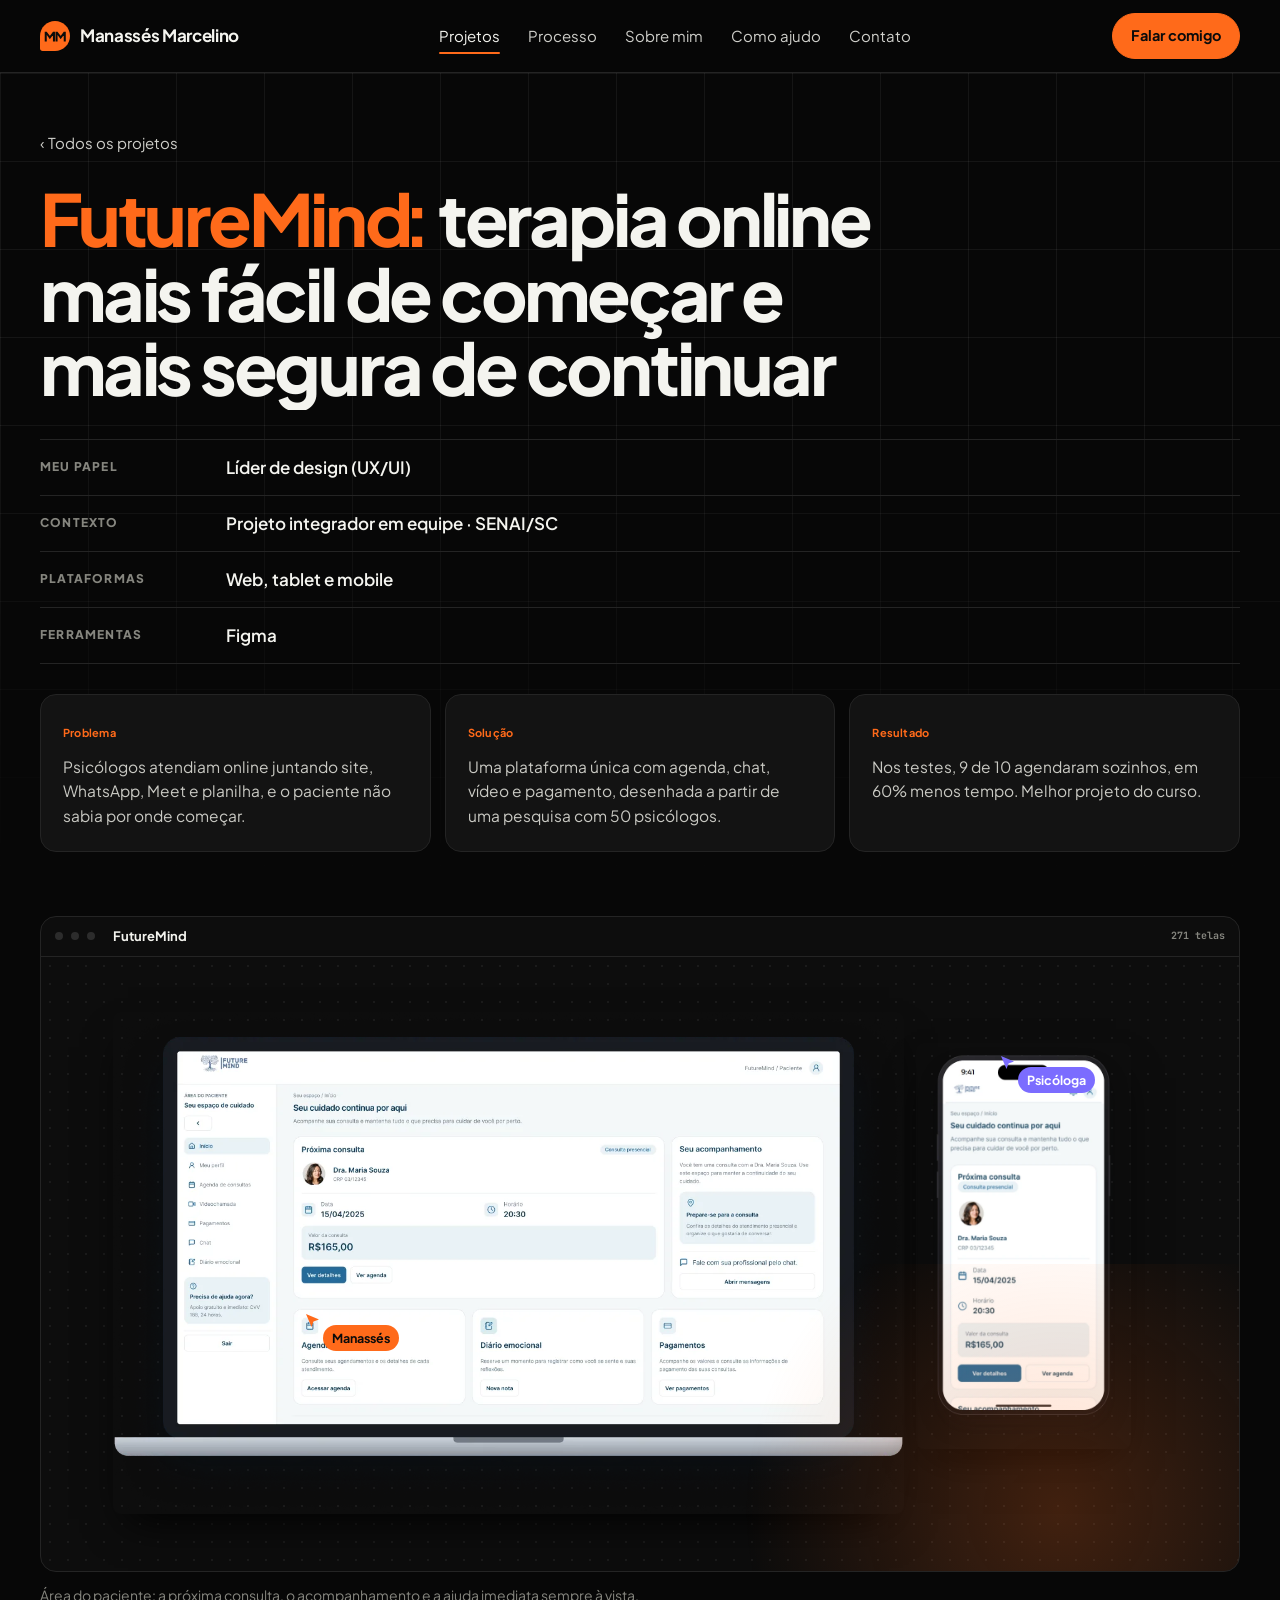
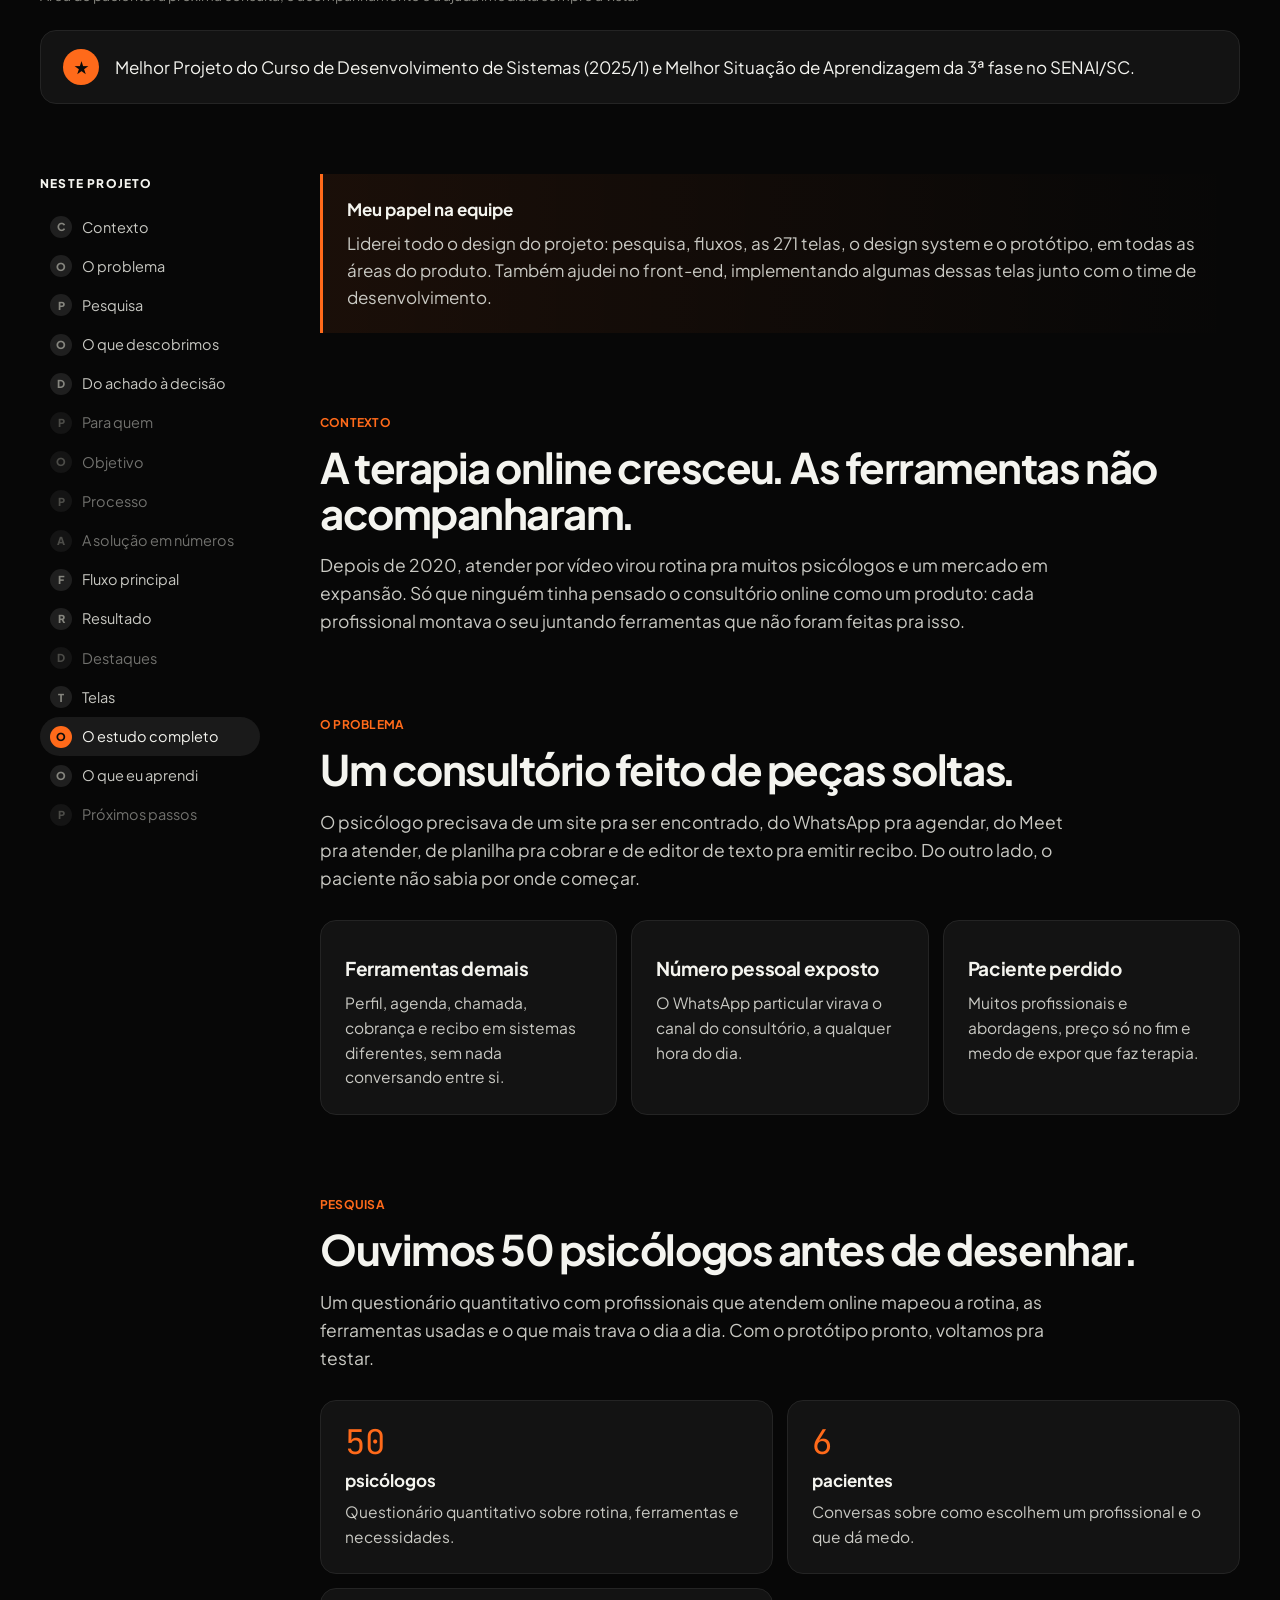
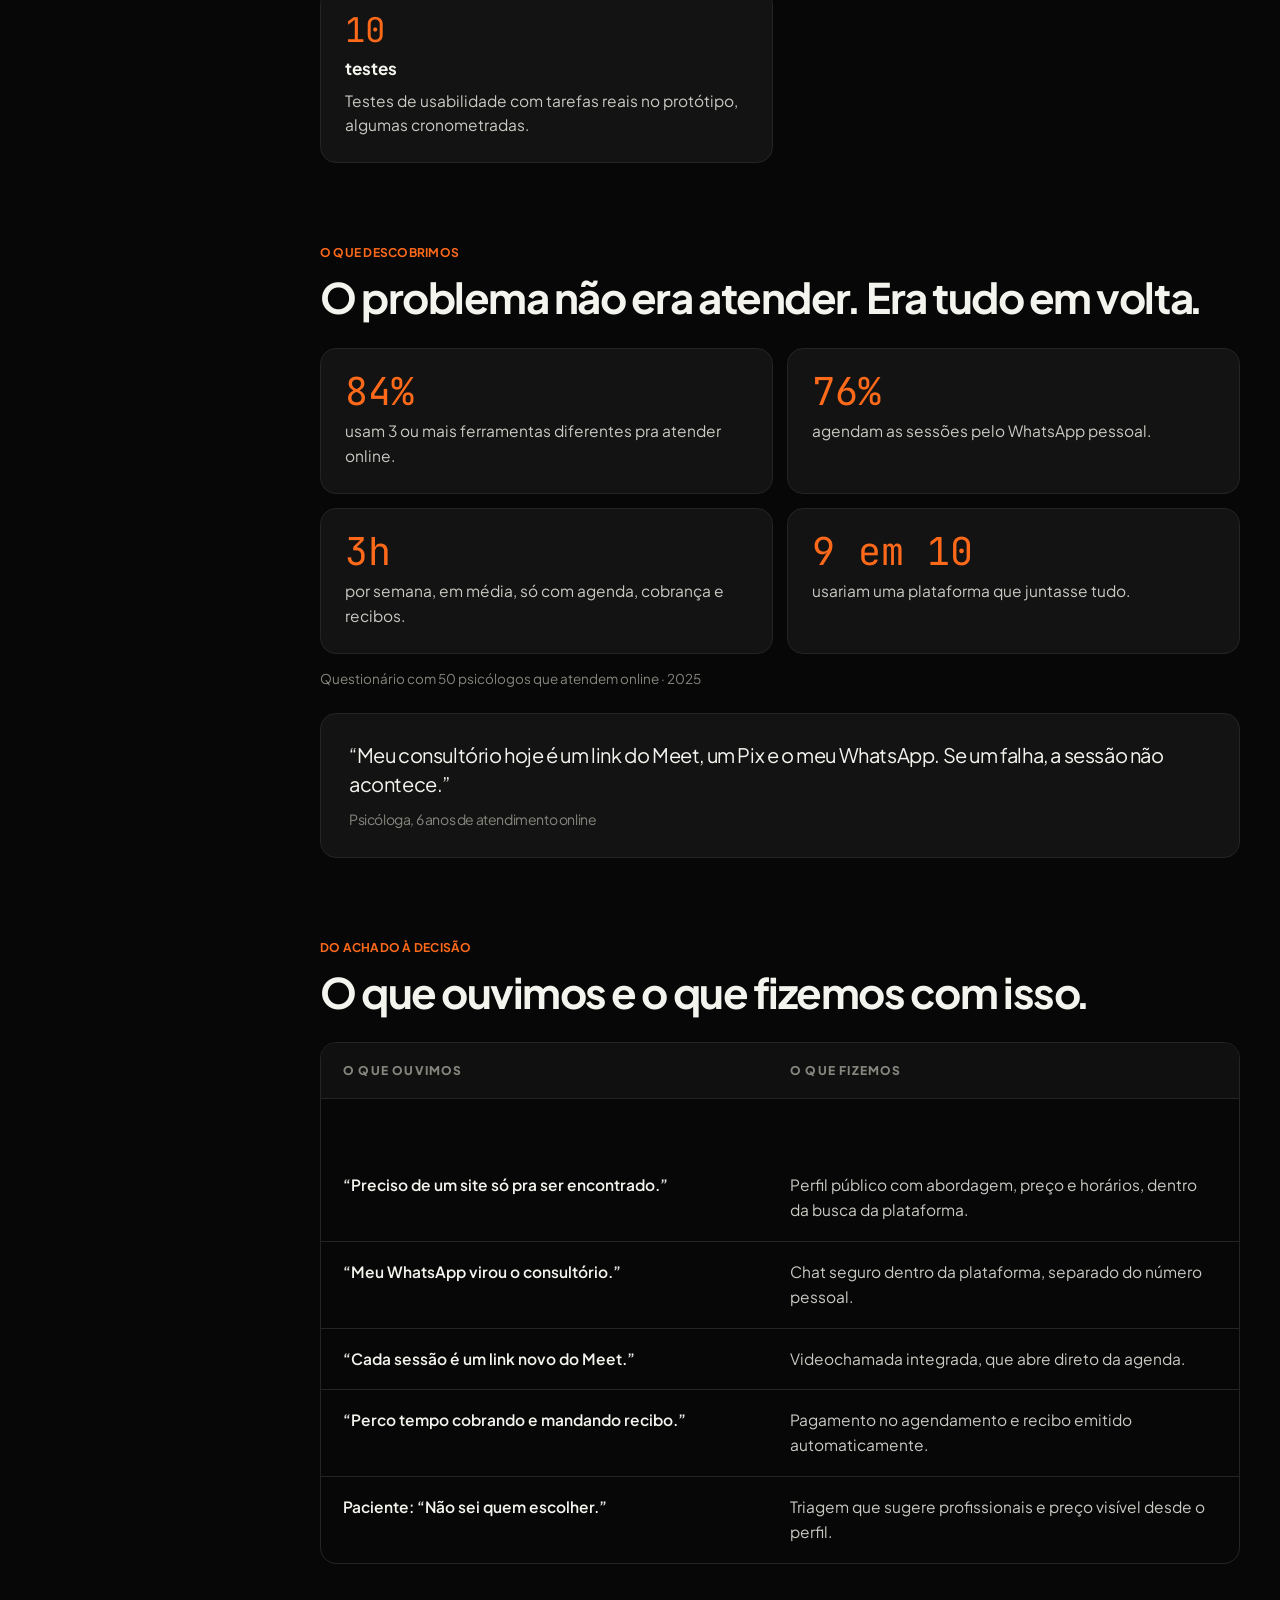
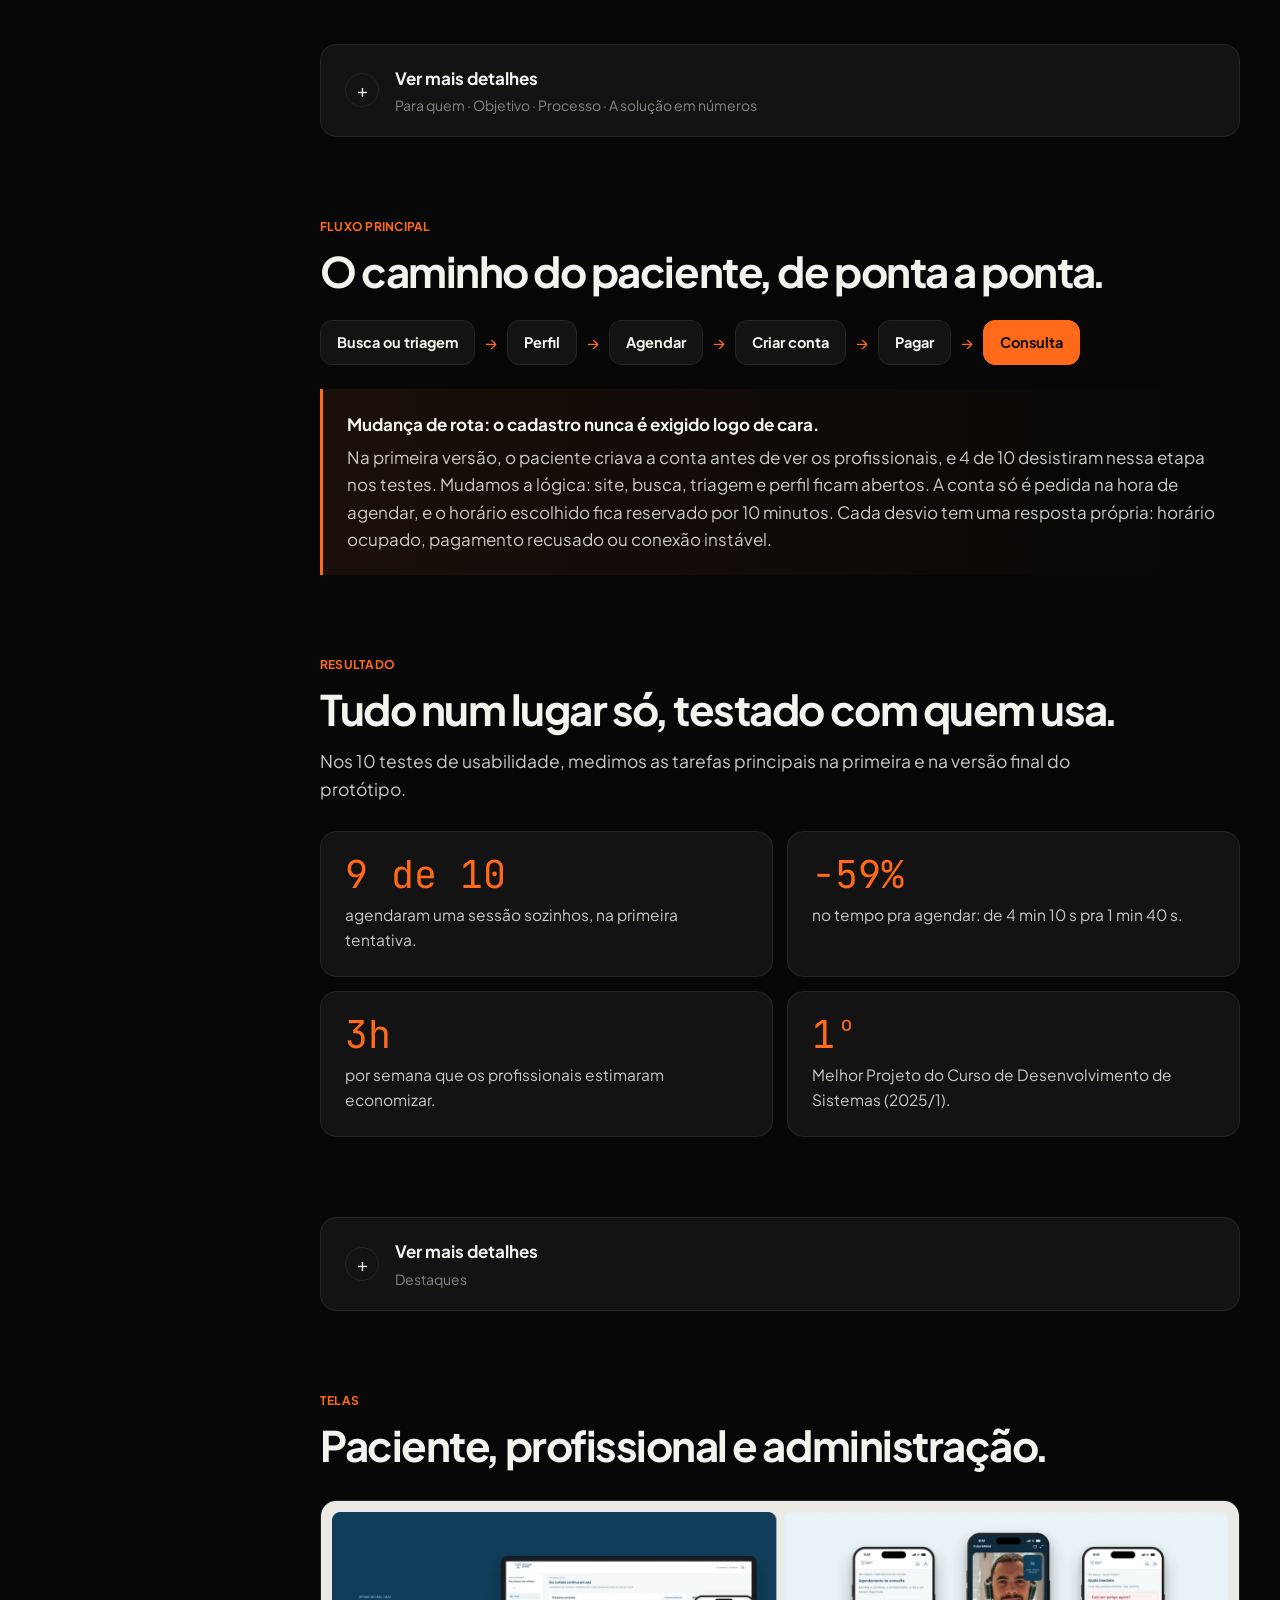
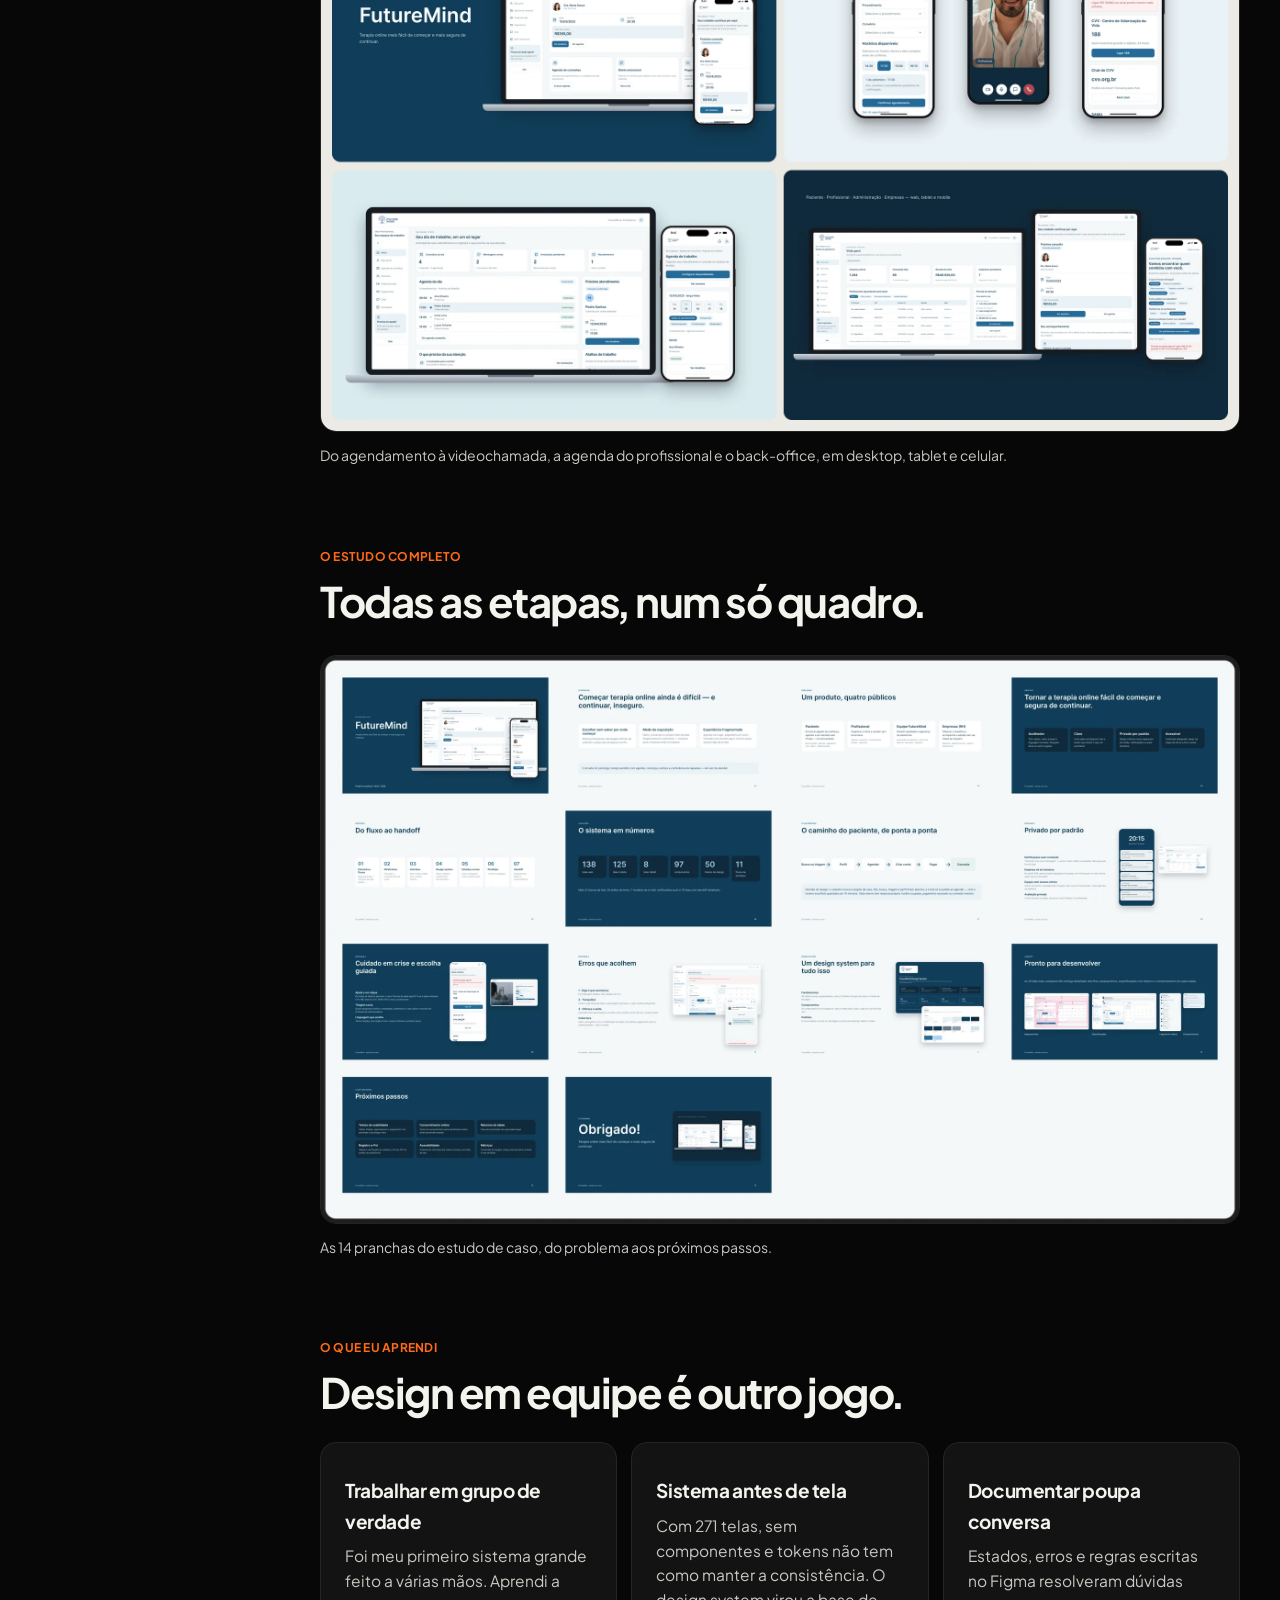
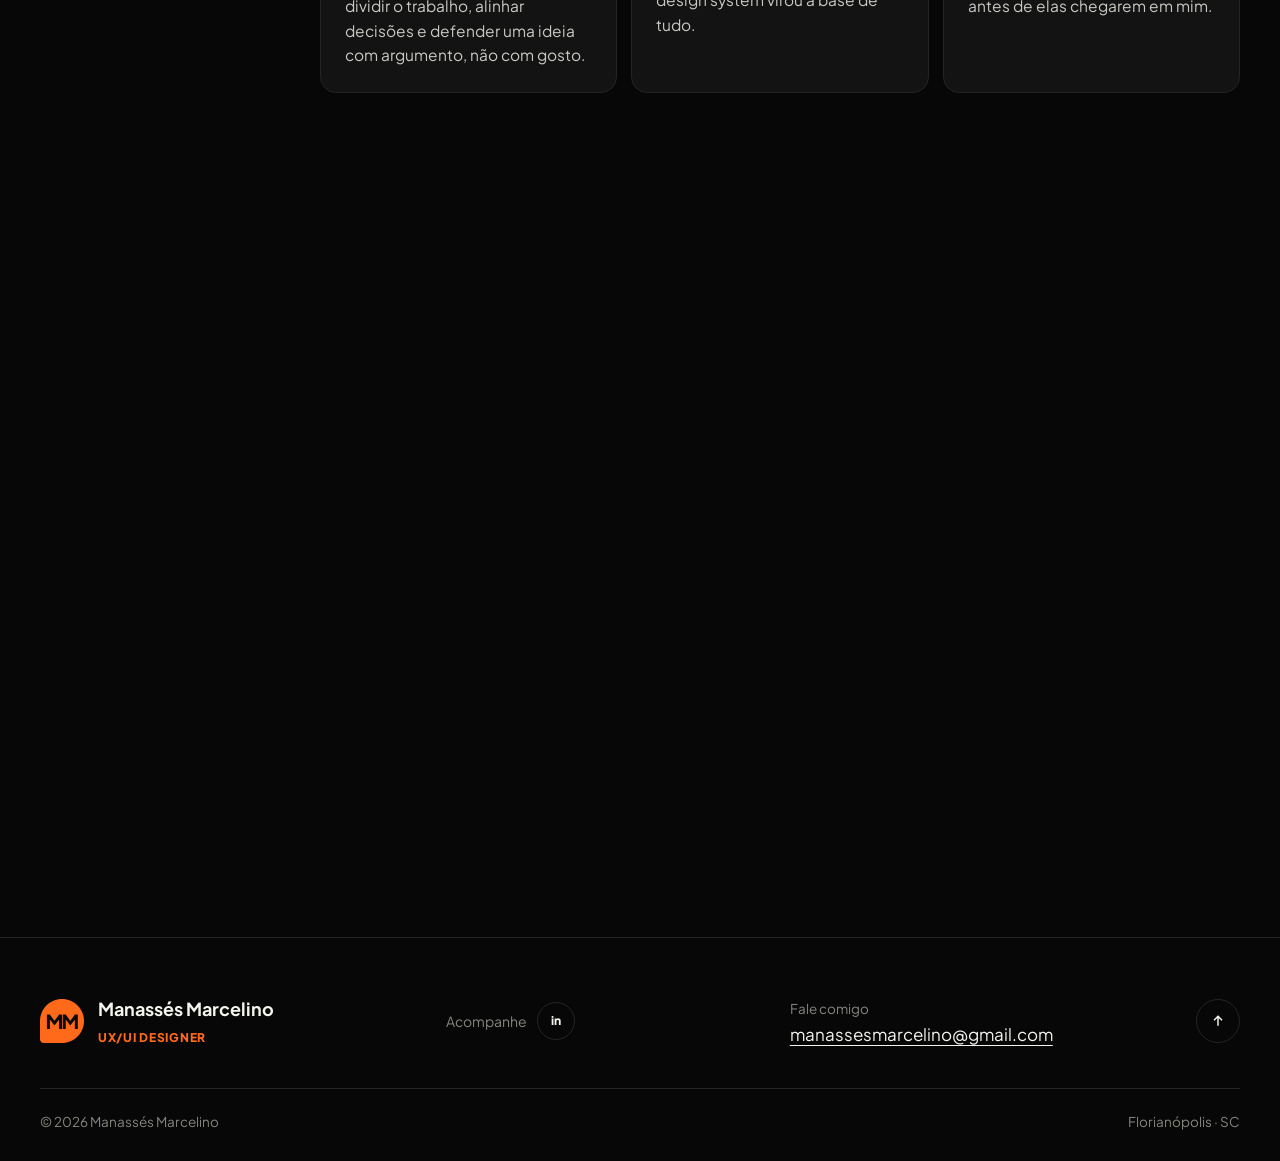
<file: portfolio/futuremind.html>
<!doctype html>
<html lang="pt-BR">
<head>
<meta charset="utf-8">
<meta name="viewport" content="width=device-width, initial-scale=1">
<title>FutureMind — Manassés Marcelino</title>
<meta property="og:type" content="website"><meta property="og:site_name" content="Manassés Marcelino"><meta property="og:title" content="FutureMind — Manassés Marcelino"><meta property="og:description" content="Estudo de caso: FutureMind, plataforma de terapia online fácil de começar e segura de continuar."><meta property="og:url" content="https://manassesmarcelino.vercel.app/futuremind.html"><meta property="og:image" content="https://manassesmarcelino.vercel.app/og.png"><meta property="og:image:width" content="1200"><meta property="og:image:height" content="630"><meta property="og:locale" content="pt_BR"><meta name="twitter:card" content="summary_large_image"><meta name="twitter:image" content="https://manassesmarcelino.vercel.app/og.png">
<meta name="description" content="Estudo de caso: FutureMind, plataforma de terapia online fácil de começar e segura de continuar.">
<link rel="icon" href="favicon.svg" type="image/svg+xml"><link rel="icon" href="favicon.png" type="image/png" sizes="64x64"><link rel="apple-touch-icon" href="favicon.png">
<link rel="preconnect" href="https://fonts.googleapis.com"><link rel="preconnect" href="https://fonts.gstatic.com" crossorigin>
<link href="https://fonts.googleapis.com/css2?family=Plus+Jakarta+Sans:wght@200..800&family=JetBrains+Mono:wght@400;500;700&display=swap" rel="stylesheet">
<link rel="stylesheet" href="site.css">
<link rel="stylesheet" href="figma.css">
</head>
<body>
<svg width="0" height="0" style="position:absolute" aria-hidden="true">
  <symbol id="seta" viewBox="0 0 24 24"><path d="M5 12h14M13 6l6 6-6 6" fill="none" stroke="currentColor" stroke-width="2.2" stroke-linecap="round" stroke-linejoin="round"/></symbol>
  <symbol id="cur" viewBox="0 0 16 16"><path d="M1 1l5.5 13 2-5.5L14 6.5z"/></symbol>
</svg>
<div class="progresso" aria-hidden="true"></div>
<header class="topo">
  <div class="container">
    <a href="index.html" class="marca"><svg class="logo-mm" viewBox="0 0 210 210" aria-hidden="true"><path class="lg-pin" d="M0 105C0 47.0101 47.0101 0 105 0C162.99 0 210 47.0101 210 105C210 162.99 162.99 210 105 210H18C8.05887 210 0 201.941 0 192V105Z"/><path class="lg-mm" d="M33.072 143V74.46H46.872L72.54 108.5H66.1L91.032 74.46H104.832V143H90.572V90.192L96.276 91.48L69.872 125.52H68.032L42.548 91.48L47.332 90.192V143H33.072ZM108.706 143V74.46H122.506L148.174 108.5H141.734L166.666 74.46H180.466V143H166.206V90.192L171.91 91.48L145.506 125.52H143.666L118.182 91.48L122.966 90.192V143H108.706Z"/></svg>Manassés Marcelino</a>
    <nav class="menu" aria-label="Principal">
      <a href="index.html#projetos" class="ativo">Projetos</a><a href="index.html#processo">Processo</a><a href="index.html#trajetoria">Sobre mim</a><a href="index.html#ajuda">Como ajudo</a><a href="index.html#contato">Contato</a>
    </nav>
    <a href="index.html#contato" class="btn btn-laranja btn-sm">Falar comigo</a>
  </div>
</header>
<main>
<section class="case-topo">
  <div class="grade-fundo" aria-hidden="true"></div>
  <div class="container">
    <a href="index.html#projetos" class="voltar">‹ Todos os projetos</a>
    <h1 data-varre data-camada="H1 · Título"><span class="l"><span><em>FutureMind<span class="pt">:</span></em> terapia online mais fácil de começar e mais segura de continuar</span></span></h1>
    <dl class="ficha" data-r style="--d:.2s"><div><dt>Meu papel</dt><dd>Líder de design (UX/UI)</dd></div>
        <div><dt>Contexto</dt><dd>Projeto integrador em equipe · SENAI/SC</dd></div>
        <div><dt>Plataformas</dt><dd>Web, tablet e mobile</dd></div>
        <div><dt>Ferramentas</dt><dd>Figma</dd></div></dl>
    <div class="resumo3"><div data-r><span>Problema</span><p>Psicólogos atendiam online juntando site, WhatsApp, Meet e planilha, e o paciente não sabia por onde começar.</p></div>
        <div data-r><span>Solução</span><p>Uma plataforma única com agenda, chat, vídeo e pagamento, desenhada a partir de uma pesquisa com 50 psicólogos.</p></div>
        <div data-r><span>Resultado</span><p>Nos testes, 9 de 10 agendaram sozinhos, em 60% menos tempo. Melhor projeto do curso.</p></div></div>
  </div>
</section>
<div class="container"><div class="visual-case" data-r style="--d:.3s"><div class="janela-f"><div class="barra"><i></i><i></i><i></i><span>FutureMind</span><em>271 telas</em></div>
  <div class="area"><img class="prin" src="assets/fm-notebook.webp" alt="Área do paciente do FutureMind no notebook"><img class="cel" src="assets/fm-celular.webp" alt="Área do paciente do FutureMind no celular">
    <div class="cursor lar c1"><svg><use href="#cur"/></svg><span>Manassés</span></div>
    <div class="cursor vio c2"><svg><use href="#cur"/></svg><span>Psicóloga</span></div>
  </div></div><p class="legenda">Área do paciente: a próxima consulta, o acompanhamento e a ajuda imediata sempre à vista.</p><div class="premio">
      <span class="ico">★</span>
      <p>Melhor Projeto do Curso de Desenvolvimento de Sistemas (2025/1) e Melhor Situação de Aprendizagem da 3ª fase no SENAI/SC.</p>
    </div></div></div>
<div class="container case-corpo">
  <nav class="indice" aria-label="Neste projeto">
    <small>Neste projeto</small>
      <a href="#contexto"><i>C</i>Contexto</a>
      <a href="#o-problema"><i>O</i>O problema</a>
      <a href="#pesquisa"><i>P</i>Pesquisa</a>
      <a href="#o-que-descobrimos"><i>O</i>O que descobrimos</a>
      <a href="#do-achado-a-decisao"><i>D</i>Do achado à decisão</a>
      <a href="#para-quem"><i>P</i>Para quem</a>
      <a href="#objetivo"><i>O</i>Objetivo</a>
      <a href="#processo"><i>P</i>Processo</a>
      <a href="#a-solucao-em-numeros"><i>A</i>A solução em números</a>
      <a href="#fluxo-principal"><i>F</i>Fluxo principal</a>
      <a href="#resultado"><i>R</i>Resultado</a>
      <a href="#destaques"><i>D</i>Destaques</a>
      <a href="#telas"><i>T</i>Telas</a>
      <a href="#o-estudo-completo"><i>O</i>O estudo completo</a>
      <a href="#o-que-eu-aprendi"><i>O</i>O que eu aprendi</a>
      <a href="#proximos-passos"><i>P</i>Próximos passos</a>
  </nav>
  <div class="conteudo">
<section class="bloco" data-r>
    <div class="wrap">
      <div class="decisao" style="margin-top: 0">
        <strong>Meu papel na equipe</strong>
        Liderei todo o design do projeto: pesquisa, fluxos, as 271 telas, o design system e o protótipo, em todas as áreas do produto. Também ajudei no front-end, implementando algumas dessas telas junto com o time de desenvolvimento.
      </div>
    </div>
  </section>
<section class="bloco" id="contexto" data-r>
    <div class="wrap">
      <span class="label">Contexto</span>
      <h2>A terapia online cresceu<span class="pt">.</span> As ferramentas não acompanharam<span class="pt">.</span></h2>
      <p class="lead">Depois de 2020, atender por vídeo virou rotina pra muitos psicólogos e um mercado em expansão. Só que ninguém tinha pensado o consultório online como um produto: cada profissional montava o seu juntando ferramentas que não foram feitas pra isso.</p>
    </div>
  </section>
<section class="bloco" id="o-problema" data-r>
    <div class="wrap">
      <span class="label">O problema</span>
      <h2>Um consultório feito de peças soltas<span class="pt">.</span></h2>
      <p class="lead">O psicólogo precisava de um site pra ser encontrado, do WhatsApp pra agendar, do Meet pra atender, de planilha pra cobrar e de editor de texto pra emitir recibo. Do outro lado, o paciente não sabia por onde começar.</p>
      <div class="grade g3">
        <div class="card"><h3>Ferramentas demais</h3><p>Perfil, agenda, chamada, cobrança e recibo em sistemas diferentes, sem nada conversando entre si.</p></div>
        <div class="card"><h3>Número pessoal exposto</h3><p>O WhatsApp particular virava o canal do consultório, a qualquer hora do dia.</p></div>
        <div class="card"><h3>Paciente perdido</h3><p>Muitos profissionais e abordagens, preço só no fim e medo de expor que faz terapia.</p></div>
      </div>
    </div>
  </section>
<section class="bloco claro" id="pesquisa" data-r>
    <div class="wrap">
      <span class="label">Pesquisa</span>
      <h2>Ouvimos 50 psicólogos antes de desenhar<span class="pt">.</span></h2>
      <p class="lead">Um questionário quantitativo com profissionais que atendem online mapeou a rotina, as ferramentas usadas e o que mais trava o dia a dia. Com o protótipo pronto, voltamos pra testar.</p>
      <div class="metodos">
        <div class="metodo-card"><strong>50</strong><b>psicólogos</b><p>Questionário quantitativo sobre rotina, ferramentas e necessidades.</p></div>
        <div class="metodo-card"><strong>6</strong><b>pacientes</b><p>Conversas sobre como escolhem um profissional e o que dá medo.</p></div>
        <div class="metodo-card"><strong>10</strong><b>testes</b><p>Testes de usabilidade com tarefas reais no protótipo, algumas cronometradas.</p></div>
      </div>
    </div>
  </section>
<section class="bloco escuro" id="o-que-descobrimos" data-r>
    <div class="wrap">
      <span class="label">O que descobrimos</span>
      <h2>O problema não era atender<span class="pt">.</span> Era tudo em volta<span class="pt">.</span></h2>
      <div class="achados">
        <div class="achado"><strong>84%</strong><span>usam 3 ou mais ferramentas diferentes pra atender online.</span></div>
        <div class="achado"><strong>76%</strong><span>agendam as sessões pelo WhatsApp pessoal.</span></div>
        <div class="achado"><strong>3h</strong><span>por semana, em média, só com agenda, cobrança e recibos.</span></div>
        <div class="achado"><strong>9 em 10</strong><span>usariam uma plataforma que juntasse tudo.</span></div>
      </div>
      <p class="fonte">Questionário com 50 psicólogos que atendem online · 2025</p>
      <blockquote class="citacao">
        <p>“Meu consultório hoje é um link do Meet, um Pix e o meu WhatsApp. Se um falha, a sessão não acontece.”</p>
        <cite>Psicóloga, 6 anos de atendimento online</cite>
      </blockquote>
    </div>
  </section>
<section class="bloco" id="do-achado-a-decisao" data-r>
    <div class="wrap">
      <span class="label">Do achado à decisão</span>
      <h2>O que ouvimos e o que fizemos com isso<span class="pt">.</span></h2>
      <div class="ouvimos">
        <div class="linha cab"><span>O que ouvimos</span><span>O que fizemos</span></div>
        <div class="linha"><span>“Preciso de um site só pra ser encontrado.”</span><span>Perfil público com abordagem, preço e horários, dentro da busca da plataforma.</span></div>
        <div class="linha"><span>“Meu WhatsApp virou o consultório.”</span><span>Chat seguro dentro da plataforma, separado do número pessoal.</span></div>
        <div class="linha"><span>“Cada sessão é um link novo do Meet.”</span><span>Videochamada integrada, que abre direto da agenda.</span></div>
        <div class="linha"><span>“Perco tempo cobrando e mandando recibo.”</span><span>Pagamento no agendamento e recibo emitido automaticamente.</span></div>
        <div class="linha"><span>Paciente: “Não sei quem escolher.”</span><span>Triagem que sugere profissionais e preço visível desde o perfil.</span></div>
      </div>
    </div>
  </section>
<details class="mais-detalhes" data-r><summary><span class="md-ic">+</span><span><b>Ver mais detalhes</b><small>Para quem · Objetivo · Processo · A solução em números</small></span></summary>
<section class="bloco escuro" id="para-quem">
    <div class="wrap">
      <span class="label">Para quem</span>
      <h2>Um produto<span class="pt">,</span> quatro públicos<span class="pt">.</span></h2>
      <p class="lead">Cada público tem uma necessidade diferente, e todos precisam conviver no mesmo sistema sem que um exponha o outro.</p>
      <div class="grade g4">
        <div class="card"><span class="n">01</span><h3>Paciente</h3><p>Encontrar alguém de confiança, agendar e ser atendido sem fricção e com privacidade.</p></div>
        <div class="card"><span class="n">02</span><h3>Profissional</h3><p>Organizar a rotina e receber sem burocracia: agenda, pacientes, documentos e repasses.</p></div>
        <div class="card"><span class="n">03</span><h3>Equipe FutureMind</h3><p>Garantir qualidade e segurança: aprovação de cadastros, denúncias, suporte e financeiro.</p></div>
        <div class="card"><span class="n">04</span><h3>Empresas (RH)</h3><p>Oferecer o benefício e acompanhar a adesão sem ver dados de ninguém.</p></div>
      </div>
    </div>
  </section>
<section class="bloco" id="objetivo">
    <div class="wrap">
      <span class="label">Objetivo</span>
      <h2>Quatro princípios guiaram cada decisão<span class="pt">.</span></h2>
      <div class="grade g4">
        <div class="card"><h3>Acolhedor</h3><p>Tom calmo, cores suaves e linguagem humana. Ninguém deve se sentir julgado.</p></div>
        <div class="card"><h3>Claro</h3><p>Uma ação principal por tela e textos que dizem o que vai acontecer.</p></div>
        <div class="card"><h3>Privado por padrão</h3><p>Dados clínicos nunca aparecem em listas, notificações ou para terceiros.</p></div>
        <div class="card"><h3>Acessível</h3><p>Contraste adequado, alvos de toque de 44 px e foco visível.</p></div>
      </div>
    </div>
  </section>
<section class="bloco violeta" id="processo">
    <div class="wrap">
      <span class="label">Processo</span>
      <h2>Do fluxo ao handoff<span class="pt">.</span></h2>
      <div class="grade g4">
        <div class="card"><span class="n">01</span><h3>Estrutura e fluxos</h3><p>Mapa das áreas e do caminho de cada público.</p></div>
        <div class="card"><span class="n">02</span><h3>Wireframes</h3><p>Hierarquia e conteúdo validados antes do visual.</p></div>
        <div class="card"><span class="n">03</span><h3>Interface</h3><p>Web, mobile e tablet com o mesmo sistema.</p></div>
        <div class="card"><span class="n">04</span><h3>Design system</h3><p>Tokens, estilos e componentes documentados.</p></div>
        <div class="card"><span class="n">05</span><h3>Estados e erros</h3><p>Vazio, carregando, erro e confirmação em cada tela.</p></div>
        <div class="card"><span class="n">06</span><h3>Protótipo</h3><p>11 fluxos navegáveis.</p></div>
        <div class="card"><span class="n">07</span><h3>Handoff</h3><p>Especificações, tokens e comportamentos para o dev.</p></div>
      </div>
    </div>
  </section>
<section class="bloco" id="a-solucao-em-numeros">
    <div class="wrap">
      <span class="label">A solução em números</span>
      <h2>Um sistema completo<span class="pt">,</span> não um conjunto de telas<span class="pt">.</span></h2>
      <div class="numeros">
        <div class="numero"><strong>138</strong><span>telas web</span></div>
        <div class="numero"><strong>125</strong><span>telas mobile</span></div>
        <div class="numero"><strong>8</strong><span>telas tablet</span></div>
        <div class="numero"><strong>97</strong><span>componentes</span></div>
        <div class="numero"><strong>50</strong><span>tokens de design</span></div>
        <div class="numero"><strong>11</strong><span>fluxos de protótipo</span></div>
      </div>
    </div>
  </section>
</details>
<section class="bloco" id="fluxo-principal" data-r>
    <div class="wrap">
      <span class="label">Fluxo principal</span>
      <h2>O caminho do paciente<span class="pt">,</span> de ponta a ponta<span class="pt">.</span></h2>
      <div class="fluxo">
        <span>Busca ou triagem</span><i>→</i><span>Perfil</span><i>→</i><span>Agendar</span><i>→</i><span>Criar conta</span><i>→</i><span>Pagar</span><i>→</i><span class="fim">Consulta</span>
      </div>
      <div class="decisao">
        <strong>Mudança de rota: o cadastro nunca é exigido logo de cara.</strong>
        Na primeira versão, o paciente criava a conta antes de ver os profissionais, e 4 de 10 desistiram nessa etapa nos testes. Mudamos a lógica: site, busca, triagem e perfil ficam abertos. A conta só é pedida na hora de agendar, e o horário escolhido fica reservado por 10 minutos. Cada desvio tem uma resposta própria: horário ocupado, pagamento recusado ou conexão instável.
      </div>
    </div>
  </section>
<section class="bloco claro" id="resultado" data-r>
    <div class="wrap">
      <span class="label">Resultado</span>
      <h2>Tudo num lugar só<span class="pt">,</span> testado com quem usa<span class="pt">.</span></h2>
      <p class="lead">Nos 10 testes de usabilidade, medimos as tarefas principais na primeira e na versão final do protótipo.</p>
      <div class="resultados">
        <div class="numero"><strong>9 de 10</strong><span>agendaram uma sessão sozinhos, na primeira tentativa.</span></div>
        <div class="numero"><strong>−60%</strong><span>no tempo pra agendar: de 4 min 10 s pra 1 min 40 s.</span></div>
        <div class="numero"><strong>3h</strong><span>por semana que os profissionais estimaram economizar.</span></div>
        <div class="numero"><strong>1º</strong><span>Melhor Projeto do Curso de Desenvolvimento de Sistemas (2025/1).</span></div>
      </div>
    </div>
  </section>
<details class="mais-detalhes" data-r><summary><span class="md-ic">+</span><span><b>Ver mais detalhes</b><small>Destaques</small></span></summary>
<section class="bloco escuro" id="destaques">
    <div class="wrap">
      <span class="label">Destaques</span>
      <h2>Onde o cuidado aparece na interface<span class="pt">.</span></h2>
      <div class="grade g3">
        <div class="card">
          <span class="n">Privado por padrão</span>
          <h3>Notificações sem conteúdo</h3>
          <p>"Você tem uma nova mensagem", nunca o texto. A empresa só vê números agregados de grupos com 10 pessoas ou mais. A equipe não acessa conteúdo clínico.</p>
        </div>
        <div class="card">
          <span class="n">Cuidado em crise</span>
          <h3>Ajuda a um clique</h3>
          <p>Em todas as telas do paciente, o "Precisa de ajuda agora?" leva direto ao CVV (188), ao chat do CVV e ao SAMU (192). A triagem é curta e sem jargão clínico.</p>
        </div>
        <div class="card">
          <span class="n">Erros que acolhem</span>
          <h3>Diga, tranquilize, ofereça a saída</h3>
          <p>Toda mensagem de erro explica o que aconteceu em linguagem simples, diz o que foi preservado e mostra o próximo passo.</p>
        </div>
      </div>
    </div>
  </section>
</details>
<section class="bloco" id="telas" data-r>
    <div class="wrap">
      <span class="label">Telas</span>
      <h2>Paciente<span class="pt">,</span> profissional e administração<span class="pt">.</span></h2>
      <div class="case-img" style="margin-top: 32px"><img loading="lazy" decoding="async" src="assets/futuremind-mockups.webp" alt="Telas do FutureMind para paciente, profissional e administração"></div>
      <p class="legenda">Do agendamento à videochamada, a agenda do profissional e o back-office, em desktop, tablet e celular.</p>
    </div>
  </section>
<section class="bloco" id="o-estudo-completo" data-r>
    <div class="wrap">
      <span class="label">O estudo completo</span>
      <h2>Todas as etapas<span class="pt">,</span> num só quadro<span class="pt">.</span></h2>
      <div class="case-img" style="margin-top: 32px"><img loading="lazy" decoding="async" src="assets/futuremind-case.webp" alt="Visão geral das 14 pranchas do estudo de caso do FutureMind"></div>
      <p class="legenda">As 14 pranchas do estudo de caso, do problema aos próximos passos.</p>
    </div>
  </section>
<section class="bloco" id="o-que-eu-aprendi" data-r>
    <div class="wrap">
      <span class="label">O que eu aprendi</span>
      <h2>Design em equipe é outro jogo<span class="pt">.</span></h2>
      <div class="grade g3">
        <div class="card"><h3>Trabalhar em grupo de verdade</h3><p>Foi meu primeiro sistema grande feito a várias mãos. Aprendi a dividir o trabalho, alinhar decisões e defender uma ideia com argumento, não com gosto.</p></div>
        <div class="card"><h3>Sistema antes de tela</h3><p>Com 271 telas, sem componentes e tokens não tem como manter a consistência. O design system virou a base de tudo.</p></div>
        <div class="card"><h3>Documentar poupa conversa</h3><p>Estados, erros e regras escritas no Figma resolveram dúvidas antes de elas chegarem em mim.</p></div>
      </div>
    </div>
  </section>
<details class="mais-detalhes" data-r><summary><span class="md-ic">+</span><span><b>Ver mais detalhes</b><small>Próximos passos</small></span></summary>
<section class="bloco claro" id="proximos-passos">
    <div class="wrap">
      <span class="label">Próximos passos</span>
      <h2>O que eu faria a seguir<span class="pt">.</span></h2>
      <div class="grade g3">
        <div class="card"><h3>Nova rodada de testes</h3><p>Testar de novo triagem, agendamento e pagamento depois dos ajustes, com mais pacientes e psicólogos.</p></div>
        <div class="card"><h3>Consentimento e menores</h3><p>Termo de consentimento antes da primeira sessão e fluxo de autorização do responsável.</p></div>
        <div class="card"><h3>Métricas</h3><p>Conversão da triagem, tempo até a primeira consulta e taxa de faltas.</p></div>
      </div>
    </div>
  </section>
</details>
</div>
</div>
<section class="figma-cta"><div class="container"><div class="caixa" data-r>
  <div><span class="label">Arquivo original</span><h3>Quer ver o processo completo?</h3><p>Telas, fluxos, estados de erro, design system e handoff, do jeito que foram entregues.</p></div>
  <a href="https://www.figma.com/design/zqabTnHqih2ernjeIcaxYs/FutureMind" class="btn btn-laranja" target="_blank" rel="noopener">Abrir no Figma <svg><use href="#seta"/></svg></a>
</div></div></section>
<div class="container"><a href="skyns.html" class="prox" data-r><small>Próximo projeto</small><b>SKYNS: a fórmula de skincare montada pra cada pele</b><span class="ir"><svg viewBox="0 0 24 24"><path d="M5 12h14M13 6l6 6-6 6"/></svg></span></a></div>
</main>
<footer class="rodape">
  <div class="container">
    <div class="linha1">
      <div class="rod-marca"><svg class="logo-mm grande" viewBox="0 0 210 210" aria-hidden="true"><path class="lg-pin" d="M0 105C0 47.0101 47.0101 0 105 0C162.99 0 210 47.0101 210 105C210 162.99 162.99 210 105 210H18C8.05887 210 0 201.941 0 192V105Z"/><path class="lg-mm" d="M33.072 143V74.46H46.872L72.54 108.5H66.1L91.032 74.46H104.832V143H90.572V90.192L96.276 91.48L69.872 125.52H68.032L42.548 91.48L47.332 90.192V143H33.072ZM108.706 143V74.46H122.506L148.174 108.5H141.734L166.666 74.46H180.466V143H166.206V90.192L171.91 91.48L145.506 125.52H143.666L118.182 91.48L122.966 90.192V143H108.706Z"/></svg><div><b>Manassés Marcelino</b><span class="pixel">UX/UI Designer</span></div></div>
      <div class="redes"><span>Acompanhe</span><a href="https://www.linkedin.com/in/manasses-marcelino-ux" target="_blank" rel="noopener" aria-label="LinkedIn">in</a></div>
      <div><small>Fale comigo</small><br><a class="mail" href="mailto:manassesmarcelino@gmail.com">manassesmarcelino@gmail.com</a></div>
      <a href="#" class="subir" aria-label="Voltar ao topo"><svg width="16" height="16" viewBox="0 0 24 24" fill="none" stroke="currentColor" stroke-width="2.2"><path d="M12 19V5M6 11l6-6 6 6"/></svg></a>
    </div>
    <div class="linha2"><span>© 2026 Manassés Marcelino</span><span>Florianópolis · SC</span></div>
  </div>
</footer>
<script>/* site.js */
// Portfólio v3 · animações e interações
(function () {
  var d = document.documentElement;
  var reduz = matchMedia('(prefers-reduced-motion: reduce)').matches;
  d.classList.add('js');

  // ---- entrada ao rolar + "construção" (seleção do Figma passando em cada camada)
  document.querySelectorAll('[data-varre]').forEach(function (h) {
    h.querySelectorAll('.l>span').forEach(function (s, i) { s.style.setProperty('--d', (parseFloat(h.dataset.d || 0) + i * 0.09) + 's'); });
  });
  document.querySelectorAll('.acoes[data-r]').forEach(function (a) {
    a.querySelectorAll('.btn').forEach(function (b, i) { b.style.setProperty('--i', (i * 0.08) + 's'); });
  });
  function monta(el) {
    var alvos = el.matches('[data-camada]') ? [el] : [];
    alvos = alvos.concat([].slice.call(el.querySelectorAll('[data-camada]')));
    alvos.forEach(function (a, i) {
      setTimeout(function () { a.classList.add('montando'); setTimeout(function () { a.classList.remove('montando'); }, 1050); }, 250 + i * 160);
    });
  }
  function mostra(el) {
    el.classList.add('visivel');
    if (!reduz) monta(el);
  }
  window.__monta = monta;
  var itens = document.querySelectorAll('[data-r],[data-varre]');
  // na home, quem revela é a "construção" do figma.js
  if (d.hasAttribute('data-construir') && !reduz) itens = [];
  if (reduz || !('IntersectionObserver' in window)) itens.forEach(function (el) { el.classList.add('visivel'); });
  else {
    var io = new IntersectionObserver(function (es) {
      es.forEach(function (e) { if (e.isIntersecting) { mostra(e.target); io.unobserve(e.target); } });
    }, { rootMargin: '0px 0px -8% 0px', threshold: 0.1 });
    itens.forEach(function (el) { io.observe(el); });
  }

  // ---- brilho seguindo o mouse nos cards
  document.querySelectorAll('.caso,.cartao').forEach(function (c) {
    c.addEventListener('pointermove', function (e) {
      var r = c.getBoundingClientRect();
      c.style.setProperty('--mx', (e.clientX - r.left) + 'px');
      c.style.setProperty('--my', (e.clientY - r.top) + 'px');
    });
  });

  // ---- carrossel de projetos
  var car = document.querySelector('[data-carrossel]');
  if (car) {
    var trilho = car.querySelector('.trilho-casos'), casos = car.querySelectorAll('.caso');
    var cont = document.querySelector('[data-contador]'), atual = 0;
    function vai(n) {
      atual = (n + casos.length) % casos.length;
      trilho.style.transform = 'translateX(' + (-100 * atual) + '%)';
      casos.forEach(function (c, i) { c.classList.toggle('atual', i === atual); c.setAttribute('aria-hidden', i !== atual); });
      if (cont) cont.innerHTML = (atual + 1) + '<i>•</i>' + casos.length;
      if (!reduz) setTimeout(function () { monta(casos[atual]); }, 350);
    }
    document.querySelector('[data-ant]').addEventListener('click', function () { vai(atual - 1); });
    document.querySelector('[data-prox]').addEventListener('click', function () { vai(atual + 1); });
    car.addEventListener('keydown', function (e) { if (e.key === 'ArrowRight') vai(atual + 1); if (e.key === 'ArrowLeft') vai(atual - 1); });
    var x0 = null;
    car.addEventListener('pointerdown', function (e) { x0 = e.clientX; });
    car.addEventListener('pointerup', function (e) { if (x0 === null) return; var dx = e.clientX - x0; if (Math.abs(dx) > 60) vai(atual + (dx < 0 ? 1 : -1)); x0 = null; });
    vai(0);
  }

  // ---- temas da trajetória (um aberto por vez)
  var temas = document.querySelectorAll('.tema');
  temas.forEach(function (t) {
    t.querySelector('.tema-cab').addEventListener('click', function () {
      var abrir = !t.classList.contains('aberto');
      temas.forEach(function (o) { o.classList.remove('aberto'); o.querySelector('.tema-cab').setAttribute('aria-expanded', 'false'); });
      if (abrir) { t.classList.add('aberto'); t.querySelector('.tema-cab').setAttribute('aria-expanded', 'true'); }
    });
  });

  // ---- FAQ: setas
  var faq = document.querySelector('.faq-trilho');
  if (faq) {
    var fc = document.querySelector('[data-faq-cont]');
    function passoFaq() { return faq.firstElementChild.offsetWidth + 16; }
    function atualiza() { if (!fc) return; var i = Math.round(faq.scrollLeft / passoFaq()) + 1; fc.innerHTML = Math.min(i, faq.children.length) + '<i>•</i>' + faq.children.length; }
    document.querySelector('[data-faq-ant]').addEventListener('click', function () { faq.scrollBy({ left: -passoFaq(), behavior: 'smooth' }); });
    document.querySelector('[data-faq-prox]').addEventListener('click', function () { faq.scrollBy({ left: passoFaq(), behavior: 'smooth' }); });
    faq.addEventListener('scroll', atualiza, { passive: true }); atualiza();
  }

  // ---- crachá: puxe a bolinha para a direita
  var cr = document.querySelector('.cracha');
  if (cr) {
    var pux = cr.querySelector('.puxador'), corte = cr.querySelector('.corte'), arr = false, ini = 0;
    pux.addEventListener('pointerdown', function (e) { arr = true; ini = e.clientX; pux.setPointerCapture(e.pointerId); pux.style.animation = 'none'; });
    pux.addEventListener('pointermove', function (e) {
      if (!arr) return;
      var max = corte.offsetWidth, dx = Math.max(0, Math.min(max, e.clientX - ini));
      pux.style.transform = 'translateX(' + dx + 'px)';
      if (dx > max * 0.85) { arr = false; solta(); }
    });
    pux.addEventListener('pointerup', function () { if (arr) { arr = false; pux.style.transition = 'transform .4s cubic-bezier(.34,1.56,.64,1)'; pux.style.transform = ''; setTimeout(function () { pux.style.transition = ''; }, 400); } });
    pux.addEventListener('keydown', function (e) { if (e.key === 'Enter' || e.key === ' ') { e.preventDefault(); solta(); } });
    function solta() {
      cr.classList.add('solto'); pux.style.opacity = '0';
      setTimeout(function () { document.getElementById('contato').scrollIntoView({ behavior: reduz ? 'auto' : 'smooth' }); }, 1200);
    }
  }

  // ---- copiar e-mail
  document.querySelectorAll('[data-email]').forEach(function (b) {
    b.addEventListener('click', function () {
      var e = b.dataset.email, t = b.querySelector('span') || b, antes = t.textContent;
      if (navigator.clipboard) navigator.clipboard.writeText(e).then(function () { t.textContent = 'E-mail copiado!'; setTimeout(function () { t.textContent = antes; }, 1800); });
      else location.href = 'mailto:' + e;
    });
  });

  // ---- números contando (cases)
  if (!reduz && 'IntersectionObserver' in window) {
    var io2 = new IntersectionObserver(function (es) {
      es.forEach(function (e) {
        if (!e.isIntersecting) return; io2.unobserve(e.target);
        var el = e.target, m = el.textContent.match(/^(\D*)(\d+)(.*)$/s); if (!m) return;
        var fim = +m[2], t0 = null;
        (function passo(t) { if (!t0) t0 = t; var p = Math.min((t - t0) / 1200, 1); el.textContent = m[1] + Math.round(fim * (1 - Math.pow(1 - p, 3))) + m[3]; if (p < 1) requestAnimationFrame(passo); })(performance.now());
      });
    }, { threshold: 0.5 });
    document.querySelectorAll('.achado strong,.numero strong,[data-conta]').forEach(function (n) { io2.observe(n); });
  }

  // ---- índice do case: abre o "ver mais detalhes" se a seção estiver dentro dele
  document.querySelectorAll('.indice a').forEach(function (a) {
    var alvo = document.getElementById(a.getAttribute('href').slice(1));
    var det = alvo && alvo.closest('details');
    if (!det) return;
    a.classList.add('oculto');
    a.addEventListener('click', function () { det.open = true; });
  });

  // ---- progresso e menu/índice ativo
  var prog = document.querySelector('.progresso');
  function rola() { if (prog) { var h = d.scrollHeight - innerHeight; prog.style.setProperty('--p', h > 0 ? scrollY / h : 0); } }
  addEventListener('scroll', rola, { passive: true }); rola();
  var links = document.querySelectorAll('.menu a[href^="#"], .indice a');
  if (links.length && 'IntersectionObserver' in window) {
    var mapa = {};
    links.forEach(function (a) { mapa[a.getAttribute('href').slice(1)] = a; });
    var io3 = new IntersectionObserver(function (es) {
      es.forEach(function (e) {
        if (e.isIntersecting && mapa[e.target.id]) {
          var grupo = mapa[e.target.id].parentNode.querySelectorAll('a');
          grupo.forEach(function (a) { a.classList.remove('ativo'); });
          mapa[e.target.id].classList.add('ativo');
        }
      });
    }, { rootMargin: '-40% 0px -55% 0px' });
    Object.keys(mapa).forEach(function (id) { var s = document.getElementById(id); if (s) io3.observe(s); });
  }
})();

</script>
</body>
</html>
</file>
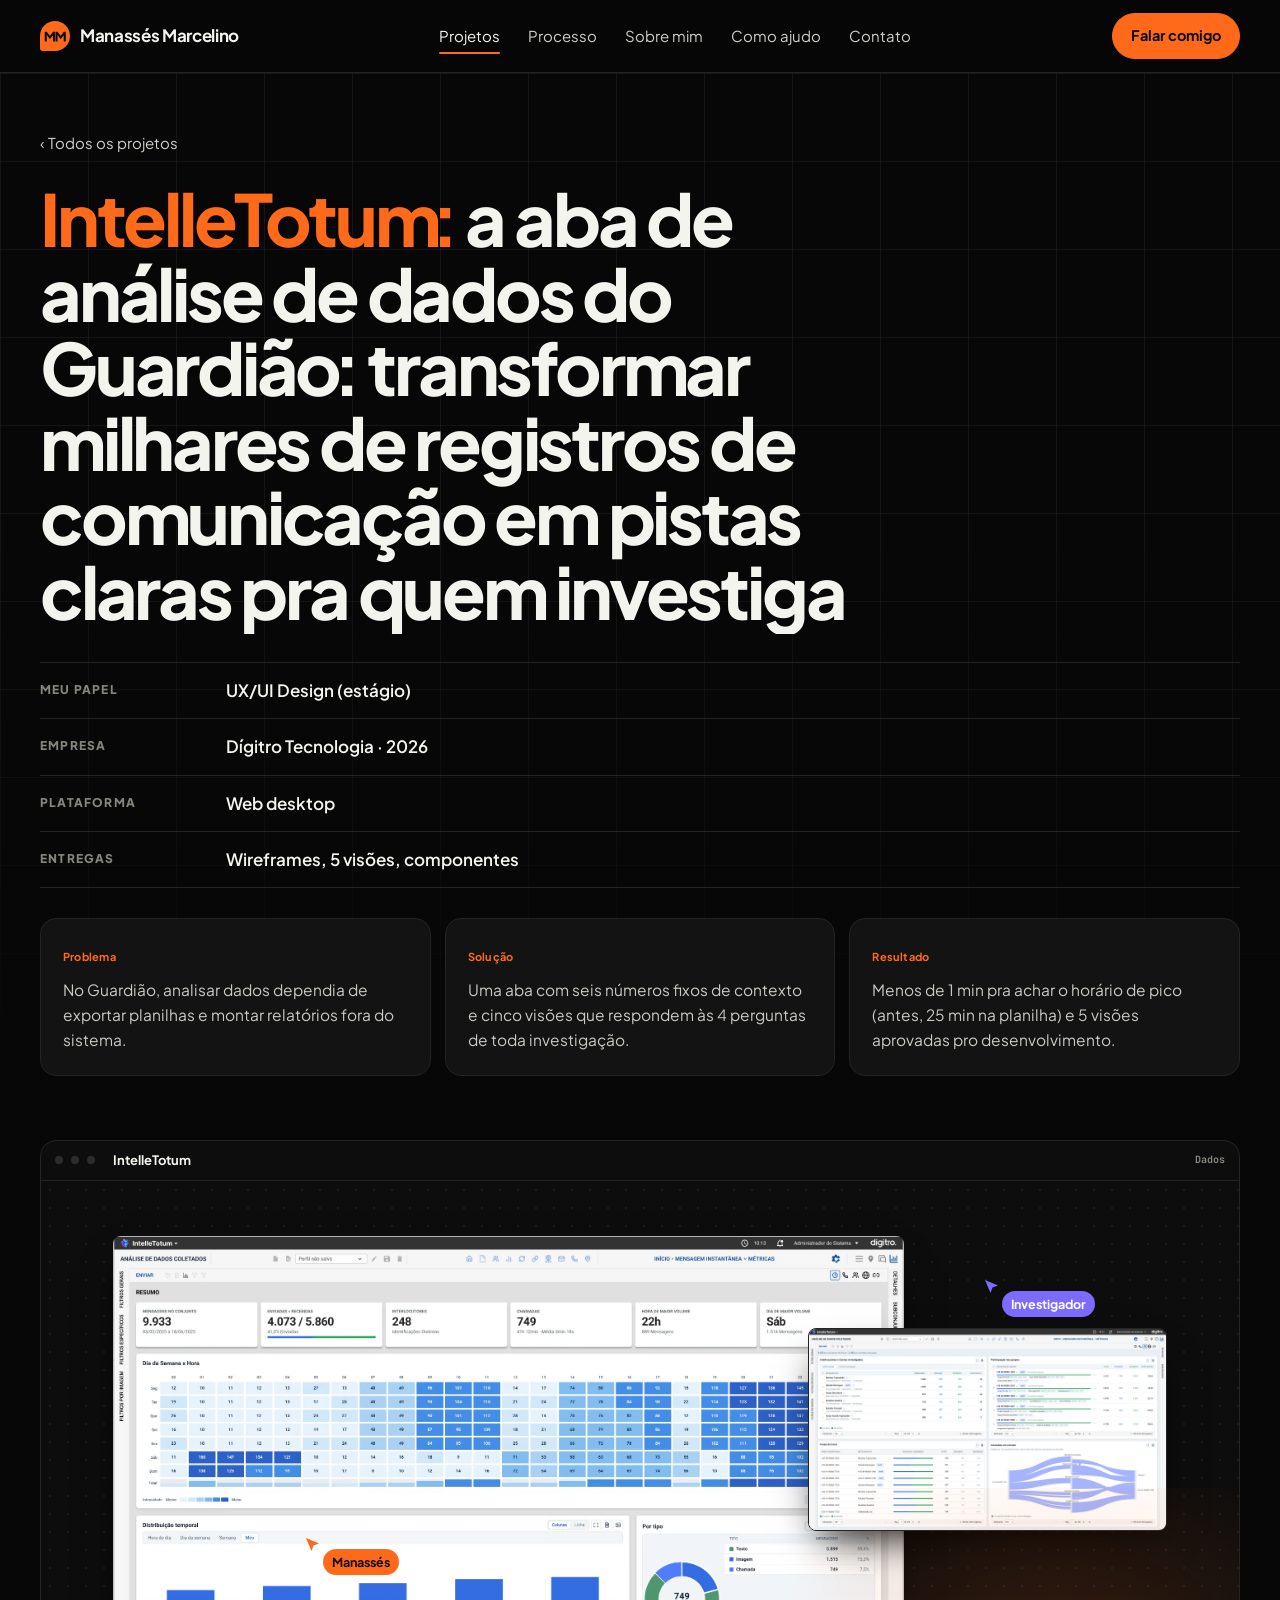
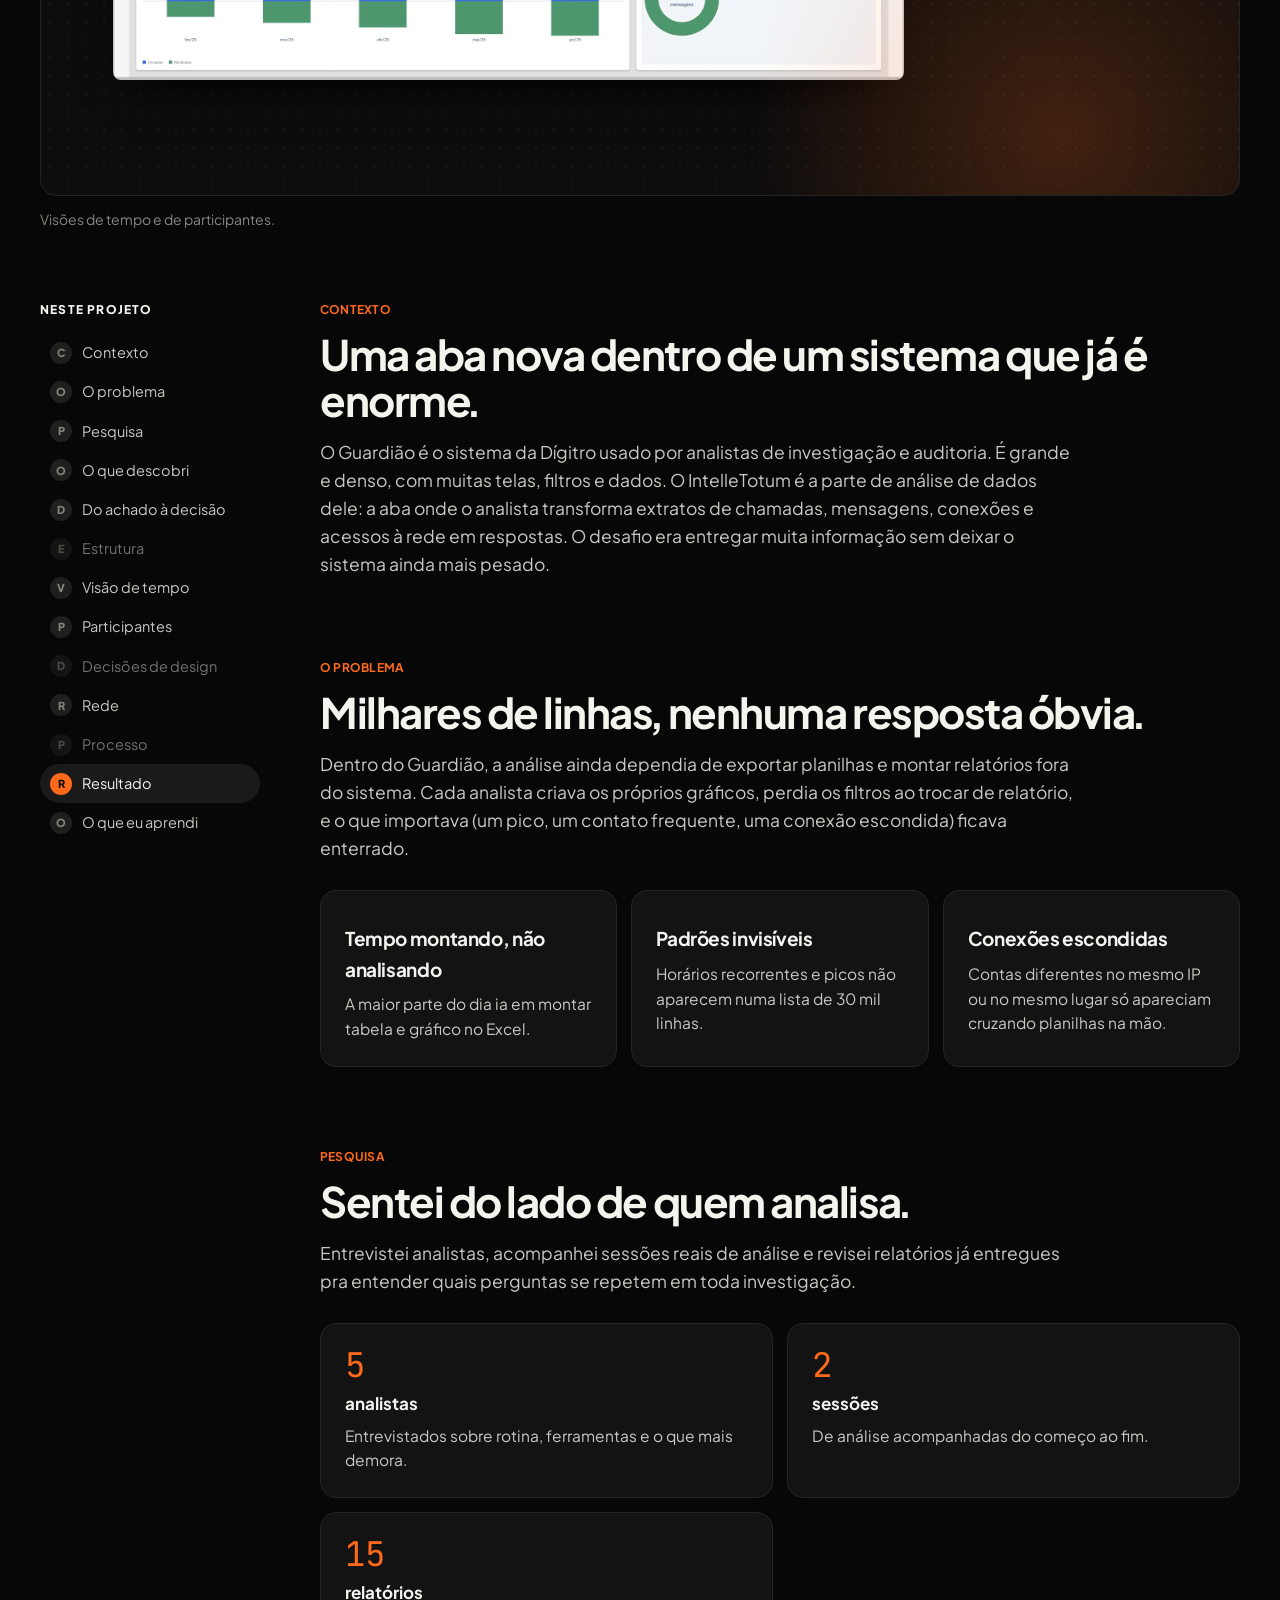
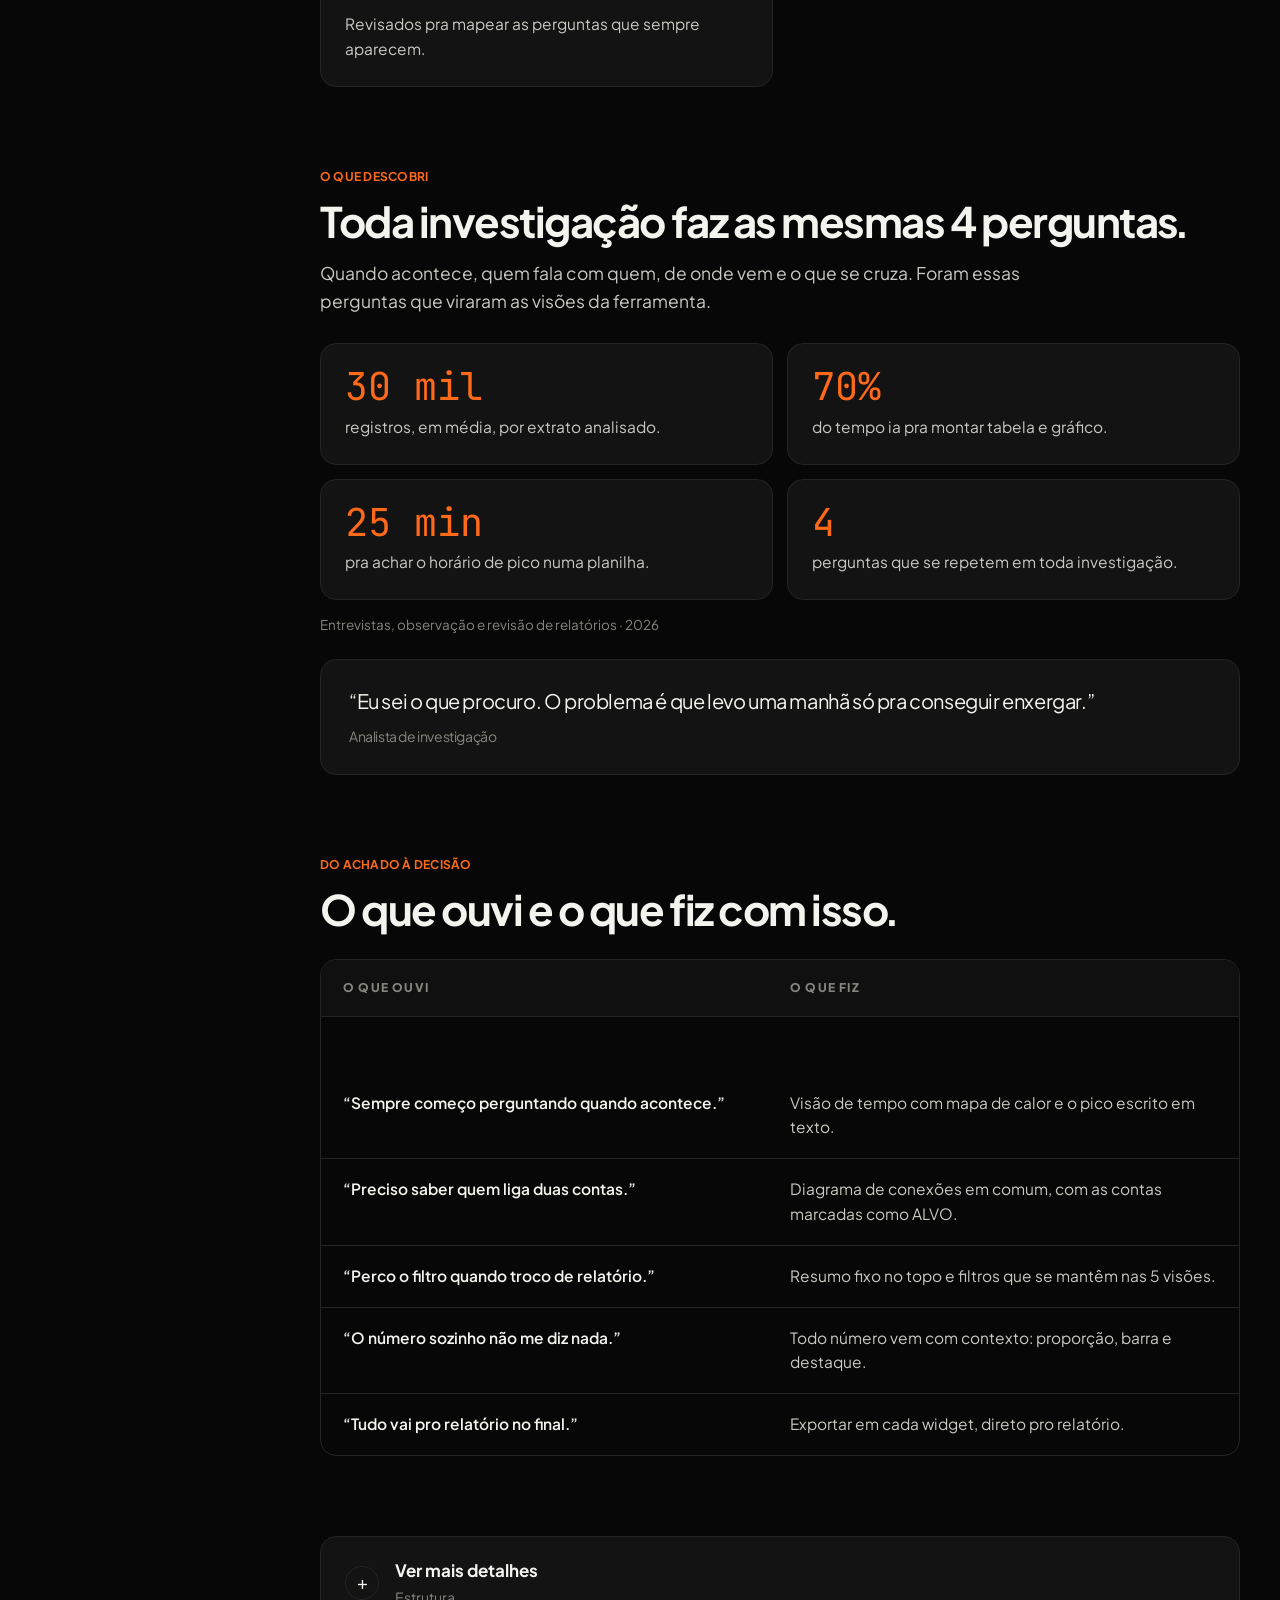
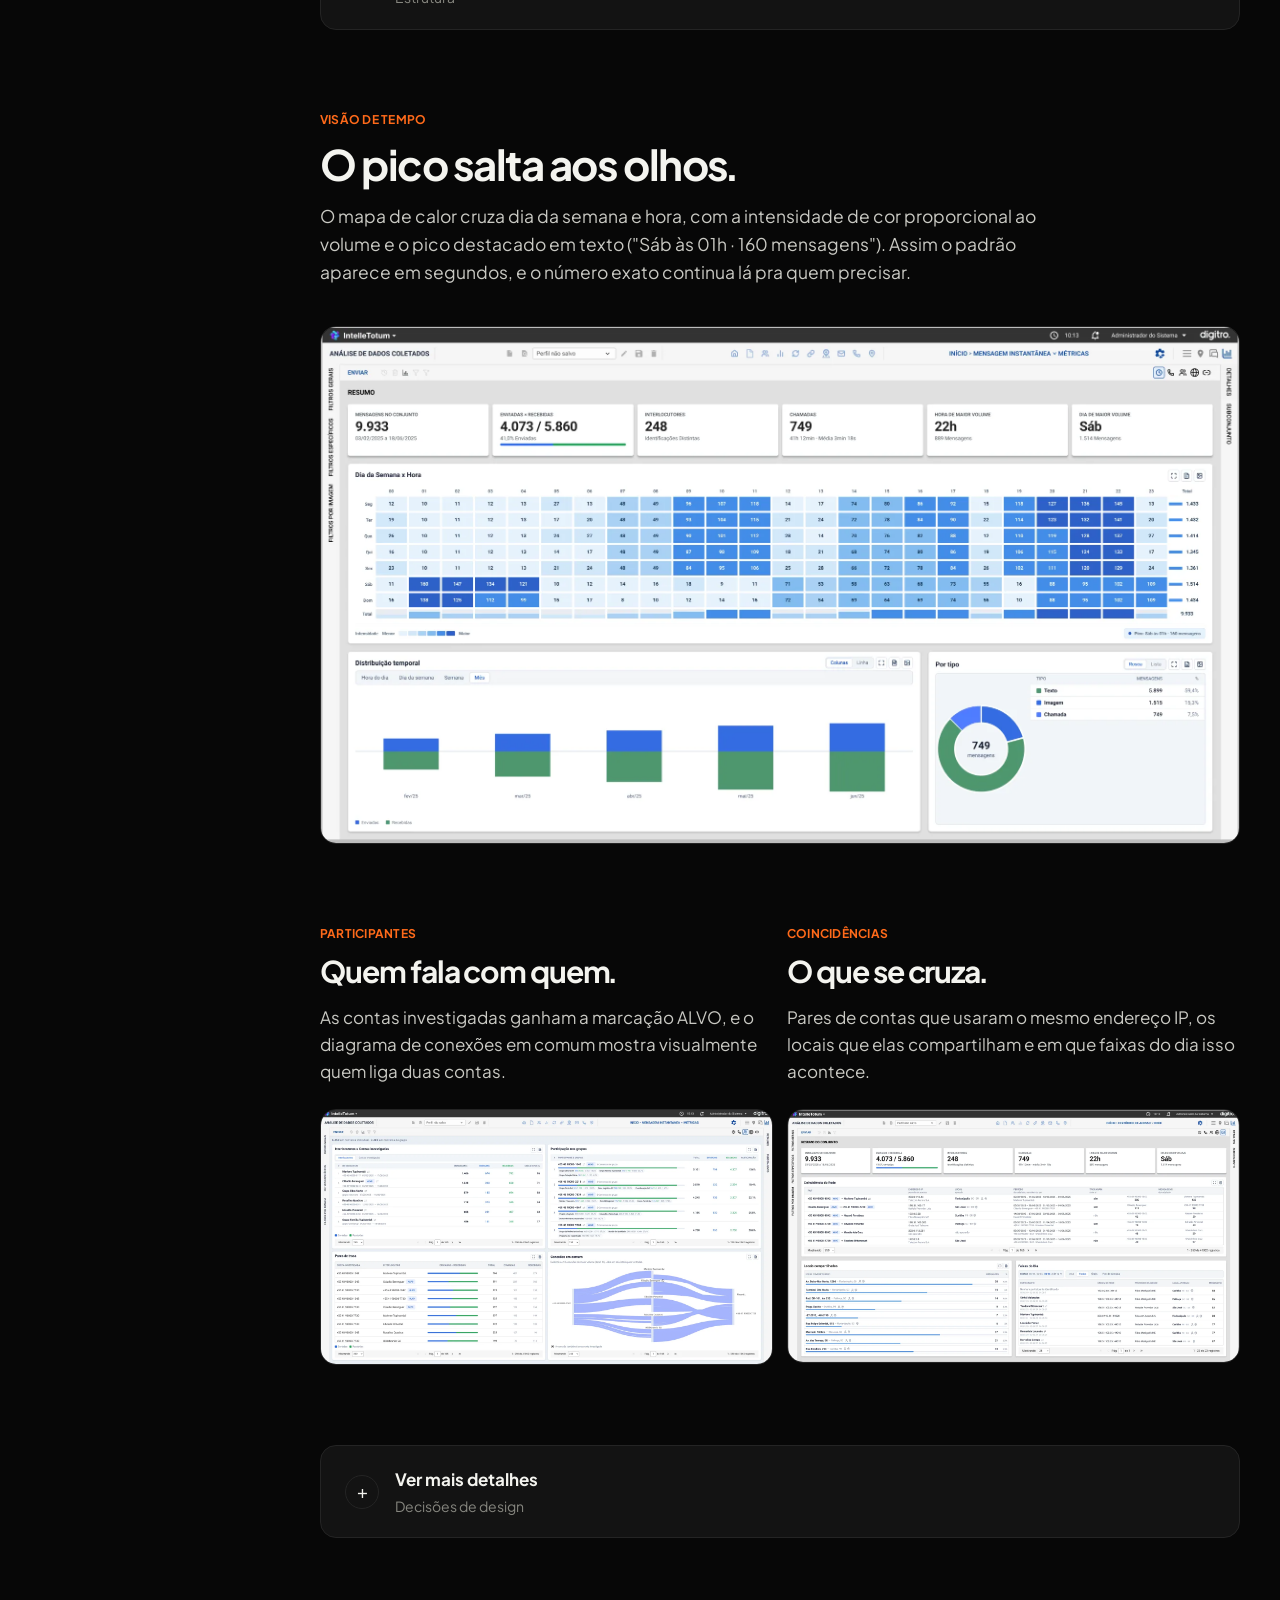
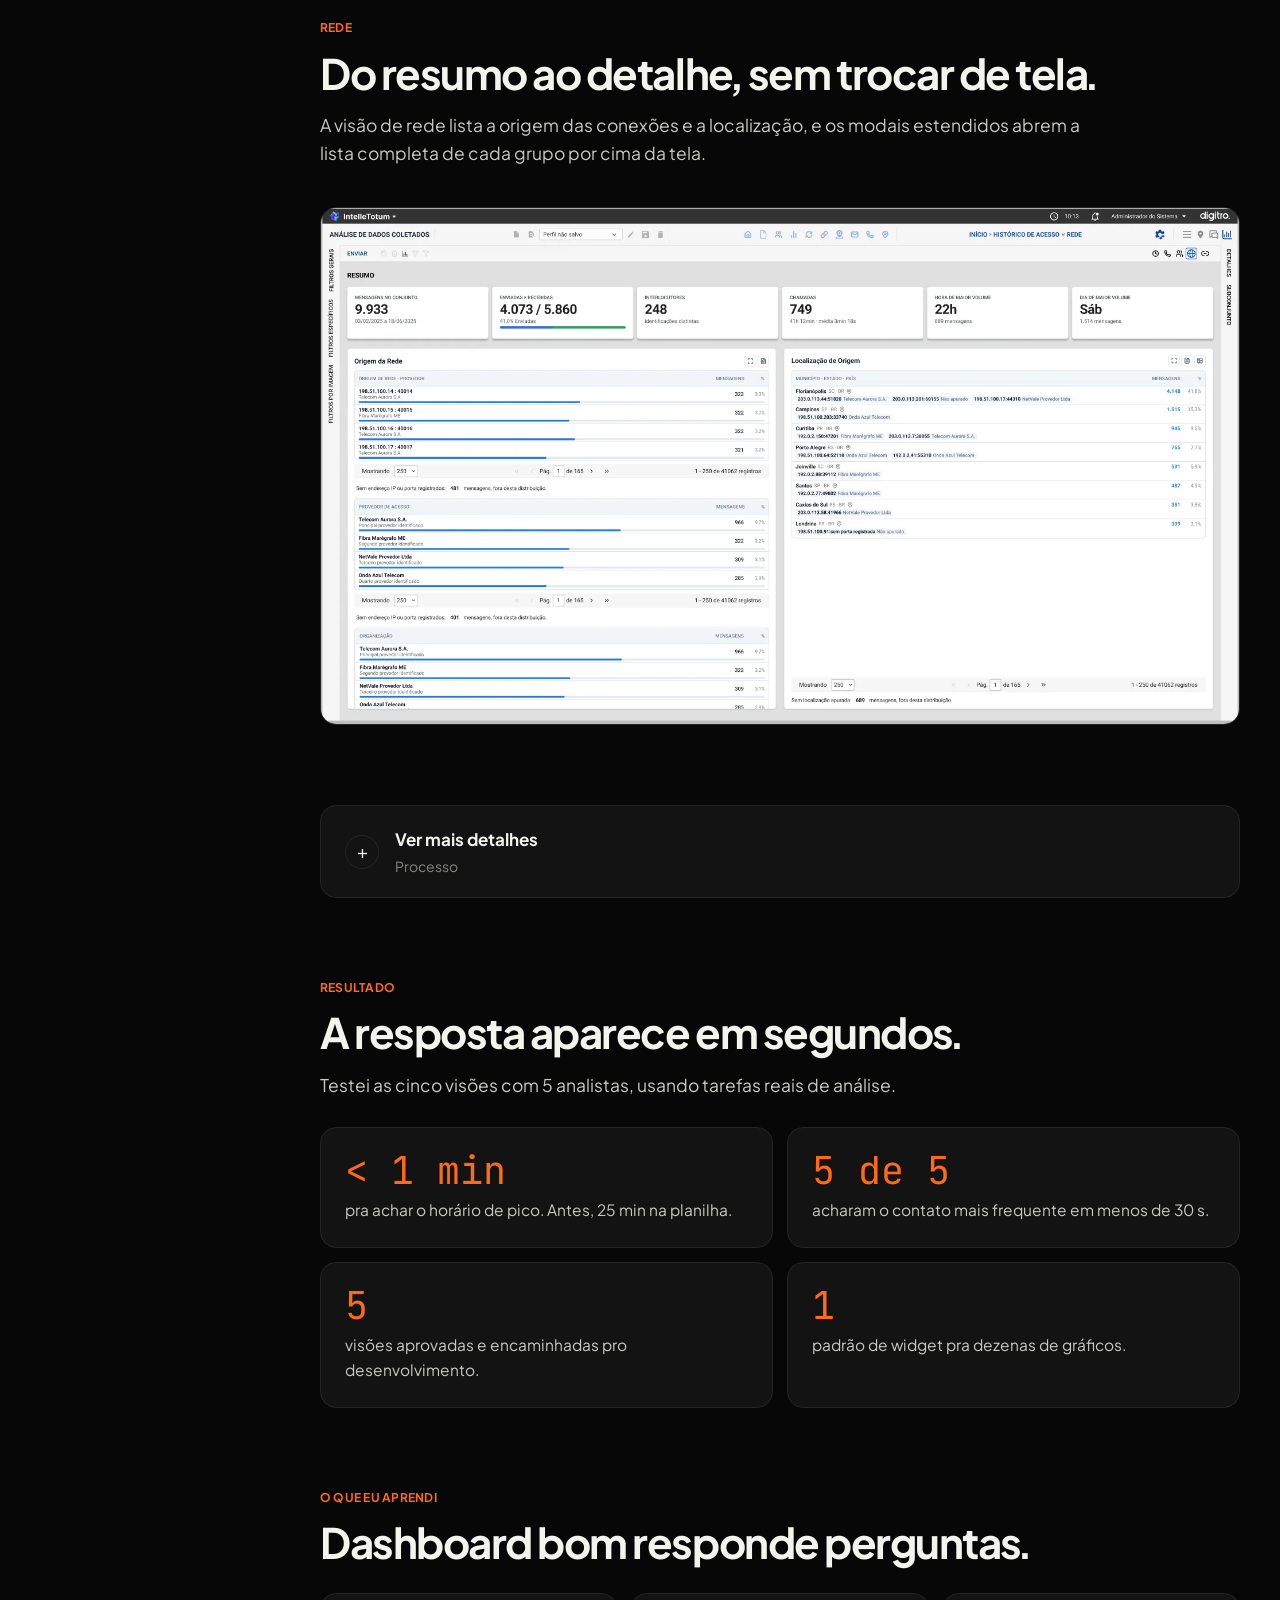
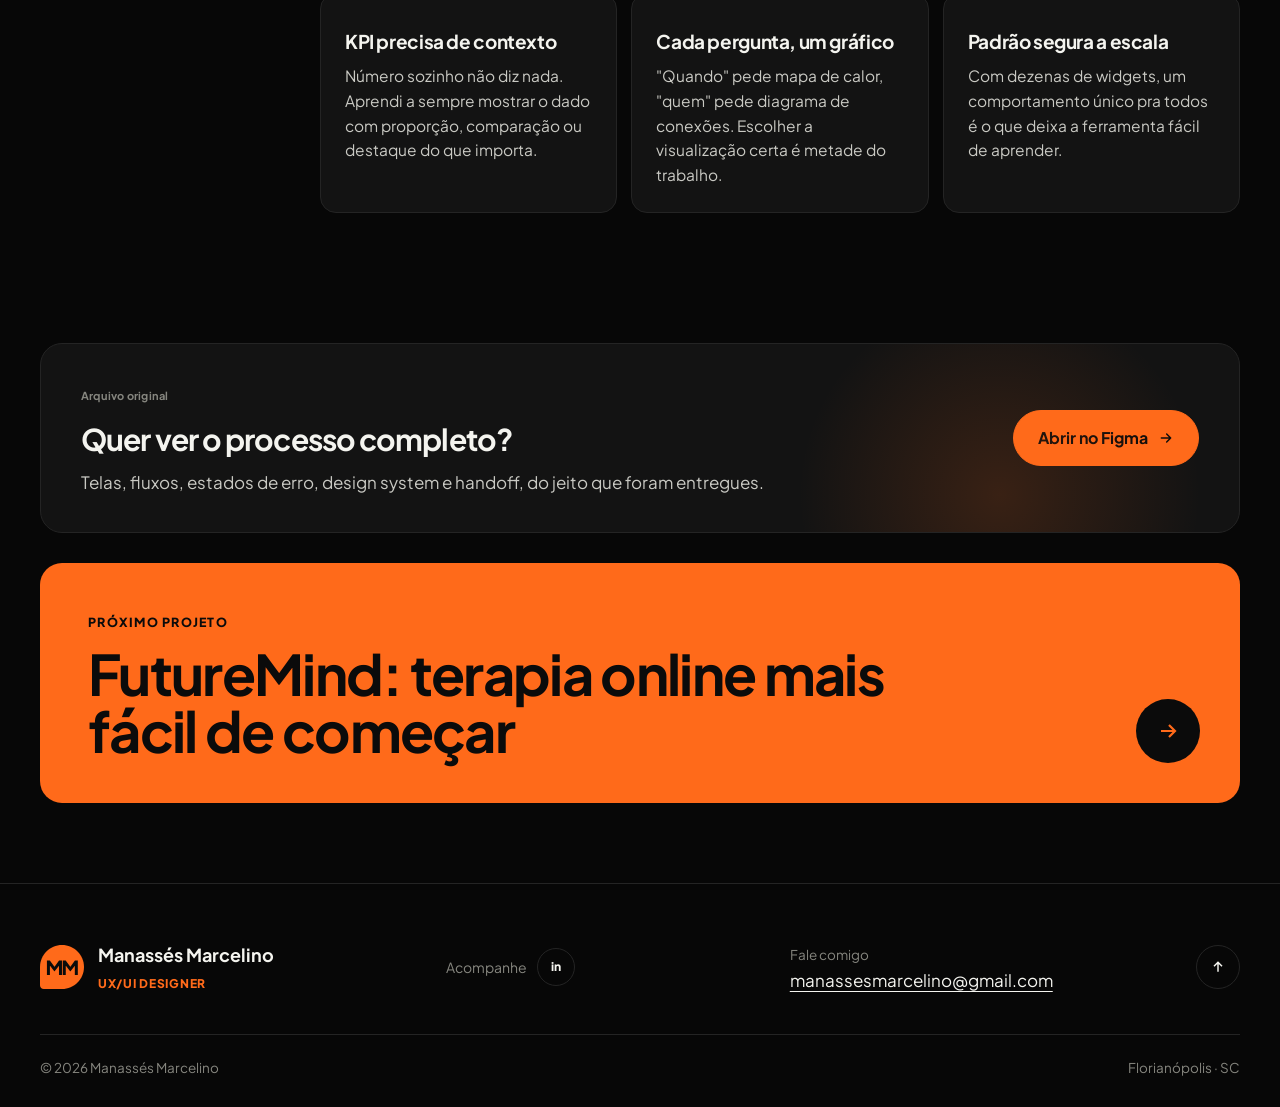
<file: portfolio/intelletotum.html>
<!doctype html>
<html lang="pt-BR">
<head>
<meta charset="utf-8">
<meta name="viewport" content="width=device-width, initial-scale=1">
<title>IntelleTotum — Manassés Marcelino</title>
<meta property="og:type" content="website"><meta property="og:site_name" content="Manassés Marcelino"><meta property="og:title" content="IntelleTotum — Manassés Marcelino"><meta property="og:description" content="Estudo de caso: IntelleTotum, análise investigativa de dados de comunicação com cinco visões analíticas."><meta property="og:url" content="https://manassesmarcelino.vercel.app/intelletotum.html"><meta property="og:image" content="https://manassesmarcelino.vercel.app/og.png"><meta property="og:image:width" content="1200"><meta property="og:image:height" content="630"><meta property="og:locale" content="pt_BR"><meta name="twitter:card" content="summary_large_image"><meta name="twitter:image" content="https://manassesmarcelino.vercel.app/og.png">
<meta name="description" content="Estudo de caso: IntelleTotum, análise investigativa de dados de comunicação com cinco visões analíticas.">
<link rel="icon" href="favicon.svg" type="image/svg+xml"><link rel="icon" href="favicon.png" type="image/png" sizes="64x64"><link rel="apple-touch-icon" href="favicon.png">
<link rel="preconnect" href="https://fonts.googleapis.com"><link rel="preconnect" href="https://fonts.gstatic.com" crossorigin>
<link href="https://fonts.googleapis.com/css2?family=Plus+Jakarta+Sans:wght@200..800&family=JetBrains+Mono:wght@400;500;700&display=swap" rel="stylesheet">
<link rel="stylesheet" href="site.css">
<link rel="stylesheet" href="figma.css">
</head>
<body>
<svg width="0" height="0" style="position:absolute" aria-hidden="true">
  <symbol id="seta" viewBox="0 0 24 24"><path d="M5 12h14M13 6l6 6-6 6" fill="none" stroke="currentColor" stroke-width="2.2" stroke-linecap="round" stroke-linejoin="round"/></symbol>
  <symbol id="cur" viewBox="0 0 16 16"><path d="M1 1l5.5 13 2-5.5L14 6.5z"/></symbol>
</svg>
<div class="progresso" aria-hidden="true"></div>
<header class="topo">
  <div class="container">
    <a href="index.html" class="marca"><svg class="logo-mm" viewBox="0 0 210 210" aria-hidden="true"><path class="lg-pin" d="M0 105C0 47.0101 47.0101 0 105 0C162.99 0 210 47.0101 210 105C210 162.99 162.99 210 105 210H18C8.05887 210 0 201.941 0 192V105Z"/><path class="lg-mm" d="M33.072 143V74.46H46.872L72.54 108.5H66.1L91.032 74.46H104.832V143H90.572V90.192L96.276 91.48L69.872 125.52H68.032L42.548 91.48L47.332 90.192V143H33.072ZM108.706 143V74.46H122.506L148.174 108.5H141.734L166.666 74.46H180.466V143H166.206V90.192L171.91 91.48L145.506 125.52H143.666L118.182 91.48L122.966 90.192V143H108.706Z"/></svg>Manassés Marcelino</a>
    <nav class="menu" aria-label="Principal">
      <a href="index.html#projetos" class="ativo">Projetos</a><a href="index.html#processo">Processo</a><a href="index.html#trajetoria">Sobre mim</a><a href="index.html#ajuda">Como ajudo</a><a href="index.html#contato">Contato</a>
    </nav>
    <a href="index.html#contato" class="btn btn-laranja btn-sm">Falar comigo</a>
  </div>
</header>
<main>
<section class="case-topo">
  <div class="grade-fundo" aria-hidden="true"></div>
  <div class="container">
    <a href="index.html#projetos" class="voltar">‹ Todos os projetos</a>
    <h1 data-varre data-camada="H1 · Título"><span class="l"><span><em>IntelleTotum<span class="pt">:</span></em> a aba de análise de dados do Guardião<span class="pt">:</span> transformar milhares de registros de comunicação em pistas claras pra quem investiga</span></span></h1>
    <dl class="ficha" data-r style="--d:.2s"><div><dt>Meu papel</dt><dd>UX/UI Design (estágio)</dd></div>
        <div><dt>Empresa</dt><dd>Dígitro Tecnologia · 2026</dd></div>
        <div><dt>Plataforma</dt><dd>Web desktop</dd></div>
        <div><dt>Entregas</dt><dd>Wireframes, 5 visões, componentes</dd></div></dl>
    <div class="resumo3"><div data-r><span>Problema</span><p>No Guardião, analisar dados dependia de exportar planilhas e montar relatórios fora do sistema.</p></div>
        <div data-r><span>Solução</span><p>Uma aba com seis números fixos de contexto e cinco visões que respondem às 4 perguntas de toda investigação.</p></div>
        <div data-r><span>Resultado</span><p>Menos de 1 min pra achar o horário de pico (antes, 25 min na planilha) e 5 visões aprovadas pro desenvolvimento.</p></div></div>
  </div>
</section>
<div class="container"><div class="visual-case" data-r style="--d:.3s"><div class="janela-f"><div class="barra"><i></i><i></i><i></i><span>IntelleTotum</span><em>Dados</em></div>
  <div class="area"><img class="prin" src="assets/it-tempo.webp" alt="Visão de tempo com mapa de calor"><img class="sec" src="assets/it-participantes.webp" alt="Visão de participantes">
    <div class="cursor lar c1"><svg><use href="#cur"/></svg><span>Manassés</span></div>
    <div class="cursor vio c2"><svg><use href="#cur"/></svg><span>Investigador</span></div>
  </div></div><p class="legenda">Visões de tempo e de participantes.</p></div></div>
<div class="container case-corpo">
  <nav class="indice" aria-label="Neste projeto">
    <small>Neste projeto</small>
      <a href="#contexto"><i>C</i>Contexto</a>
      <a href="#o-problema"><i>O</i>O problema</a>
      <a href="#pesquisa"><i>P</i>Pesquisa</a>
      <a href="#o-que-descobri"><i>O</i>O que descobri</a>
      <a href="#do-achado-a-decisao"><i>D</i>Do achado à decisão</a>
      <a href="#estrutura"><i>E</i>Estrutura</a>
      <a href="#visao-de-tempo"><i>V</i>Visão de tempo</a>
      <a href="#participantes"><i>P</i>Participantes</a>
      <a href="#decisoes-de-design"><i>D</i>Decisões de design</a>
      <a href="#rede"><i>R</i>Rede</a>
      <a href="#processo"><i>P</i>Processo</a>
      <a href="#resultado"><i>R</i>Resultado</a>
      <a href="#o-que-eu-aprendi"><i>O</i>O que eu aprendi</a>
  </nav>
  <div class="conteudo">
<section class="bloco" id="contexto" data-r>
    <div class="wrap">
      <span class="label">Contexto</span>
      <h2>Uma aba nova dentro de um sistema que já é enorme<span class="pt">.</span></h2>
      <p class="lead">O Guardião é o sistema da Dígitro usado por analistas de investigação e auditoria. É grande e denso, com muitas telas, filtros e dados. O IntelleTotum é a parte de análise de dados dele: a aba onde o analista transforma extratos de chamadas, mensagens, conexões e acessos à rede em respostas. O desafio era entregar muita informação sem deixar o sistema ainda mais pesado.</p>
    </div>
  </section>
<section class="bloco" id="o-problema" data-r>
    <div class="wrap">
      <span class="label">O problema</span>
      <h2>Milhares de linhas<span class="pt">,</span> nenhuma resposta óbvia<span class="pt">.</span></h2>
      <p class="lead">Dentro do Guardião, a análise ainda dependia de exportar planilhas e montar relatórios fora do sistema. Cada analista criava os próprios gráficos, perdia os filtros ao trocar de relatório, e o que importava (um pico, um contato frequente, uma conexão escondida) ficava enterrado.</p>
      <div class="grade g3">
        <div class="card"><h3>Tempo montando, não analisando</h3><p>A maior parte do dia ia em montar tabela e gráfico no Excel.</p></div>
        <div class="card"><h3>Padrões invisíveis</h3><p>Horários recorrentes e picos não aparecem numa lista de 30 mil linhas.</p></div>
        <div class="card"><h3>Conexões escondidas</h3><p>Contas diferentes no mesmo IP ou no mesmo lugar só apareciam cruzando planilhas na mão.</p></div>
      </div>
    </div>
  </section>
<section class="bloco claro" id="pesquisa" data-r>
    <div class="wrap">
      <span class="label">Pesquisa</span>
      <h2>Sentei do lado de quem analisa<span class="pt">.</span></h2>
      <p class="lead">Entrevistei analistas, acompanhei sessões reais de análise e revisei relatórios já entregues pra entender quais perguntas se repetem em toda investigação.</p>
      <div class="metodos">
        <div class="metodo-card"><strong>5</strong><b>analistas</b><p>Entrevistados sobre rotina, ferramentas e o que mais demora.</p></div>
        <div class="metodo-card"><strong>2</strong><b>sessões</b><p>De análise acompanhadas do começo ao fim.</p></div>
        <div class="metodo-card"><strong>15</strong><b>relatórios</b><p>Revisados pra mapear as perguntas que sempre aparecem.</p></div>
      </div>
    </div>
  </section>
<section class="bloco escuro" id="o-que-descobri" data-r>
    <div class="wrap">
      <span class="label">O que descobri</span>
      <h2>Toda investigação faz as mesmas 4 perguntas<span class="pt">.</span></h2>
      <p class="lead">Quando acontece, quem fala com quem, de onde vem e o que se cruza. Foram essas perguntas que viraram as visões da ferramenta.</p>
      <div class="achados">
        <div class="achado"><strong>30 mil</strong><span>registros, em média, por extrato analisado.</span></div>
        <div class="achado"><strong>70%</strong><span>do tempo ia pra montar tabela e gráfico.</span></div>
        <div class="achado"><strong>25 min</strong><span>pra achar o horário de pico numa planilha.</span></div>
        <div class="achado"><strong>4</strong><span>perguntas que se repetem em toda investigação.</span></div>
      </div>
      <p class="fonte">Entrevistas, observação e revisão de relatórios · 2026</p>
      <blockquote class="citacao">
        <p>“Eu sei o que procuro. O problema é que levo uma manhã só pra conseguir enxergar.”</p>
        <cite>Analista de investigação</cite>
      </blockquote>
    </div>
  </section>
<section class="bloco" id="do-achado-a-decisao" data-r>
    <div class="wrap">
      <span class="label">Do achado à decisão</span>
      <h2>O que ouvi e o que fiz com isso<span class="pt">.</span></h2>
      <div class="ouvimos">
        <div class="linha cab"><span>O que ouvi</span><span>O que fiz</span></div>
        <div class="linha"><span>“Sempre começo perguntando quando acontece.”</span><span>Visão de tempo com mapa de calor e o pico escrito em texto.</span></div>
        <div class="linha"><span>“Preciso saber quem liga duas contas.”</span><span>Diagrama de conexões em comum, com as contas marcadas como ALVO.</span></div>
        <div class="linha"><span>“Perco o filtro quando troco de relatório.”</span><span>Resumo fixo no topo e filtros que se mantêm nas 5 visões.</span></div>
        <div class="linha"><span>“O número sozinho não me diz nada.”</span><span>Todo número vem com contexto: proporção, barra e destaque.</span></div>
        <div class="linha"><span>“Tudo vai pro relatório no final.”</span><span>Exportar em cada widget, direto pro relatório.</span></div>
      </div>
    </div>
  </section>
<details class="mais-detalhes" data-r><summary><span class="md-ic">+</span><span><b>Ver mais detalhes</b><small>Estrutura</small></span></summary>
<section class="bloco escuro" id="estrutura">
    <div class="wrap">
      <span class="label">Estrutura</span>
      <h2>Um resumo fixo e cinco jeitos de olhar os dados<span class="pt">.</span></h2>
      <p class="lead">O topo da tela mantém sempre os seis números que dão contexto ao conjunto: mensagens, enviadas e recebidas, interlocutores, chamadas, hora e dia de maior volume. Abaixo, o analista alterna entre cinco visões sem perder os filtros aplicados.</p>
      <div class="grade g3">
        <div class="card"><span class="n">01 · Tempo</span><h3>Quando acontece</h3><p>Mapa de calor de dia da semana por hora, distribuição temporal e divisão por tipo.</p></div>
        <div class="card"><span class="n">02 · Chamadas</span><h3>Como se fala</h3><p>Volume, duração e tipos de chamada.</p></div>
        <div class="card"><span class="n">03 · Participantes</span><h3>Quem fala com quem</h3><p>Interlocutores, grupos, pares de troca e um diagrama de conexões em comum.</p></div>
        <div class="card"><span class="n">04 · Rede</span><h3>De onde vem</h3><p>Origem de rede (IP e provedor) e localização de origem.</p></div>
        <div class="card"><span class="n">05 · Coincidências</span><h3>O que se cruza</h3><p>Contas no mesmo IP no mesmo período, locais compartilhados e faixas do dia.</p></div>
        <div class="card"><span class="n">Sempre à mão</span><h3>Filtros e detalhes</h3><p>Filtros gerais, específicos e por imagem na lateral, com painéis de detalhes e subconjunto.</p></div>
      </div>
    </div>
  </section>
</details>
<section class="bloco" id="visao-de-tempo" data-r>
    <div class="wrap">
      <span class="label">Visão de tempo</span>
      <h2>O pico salta aos olhos<span class="pt">.</span></h2>
      <p class="lead">O mapa de calor cruza dia da semana e hora, com a intensidade de cor proporcional ao volume e o pico destacado em texto ("Sáb às 01h · 160 mensagens"). Assim o padrão aparece em segundos, e o número exato continua lá pra quem precisar.</p>
      <div class="case-img" style="margin-top: 40px"><img loading="lazy" decoding="async" src="assets/it-tempo.webp" alt="Visão de tempo com mapa de calor, distribuição temporal e tipos"></div>
    </div>
  </section>
<section class="bloco" id="participantes" data-r>
    <div class="wrap">
      <div class="grade g2" style="margin-top: 0">
        <div>
          <span class="label">Participantes</span>
          <h2 style="font-size: 30px">Quem fala com quem<span class="pt">.</span></h2>
          <p class="lead" style="font-size: 17px; margin-bottom: 20px">As contas investigadas ganham a marcação ALVO, e o diagrama de conexões em comum mostra visualmente quem liga duas contas.</p>
          <div class="case-img"><img loading="lazy" decoding="async" src="assets/it-participantes.webp" alt="Visão de participantes com diagrama de conexões"></div>
        </div>
        <div>
          <span class="label">Coincidências</span>
          <h2 style="font-size: 30px">O que se cruza<span class="pt">.</span></h2>
          <p class="lead" style="font-size: 17px; margin-bottom: 20px">Pares de contas que usaram o mesmo endereço IP, os locais que elas compartilham e em que faixas do dia isso acontece.</p>
          <div class="case-img"><img loading="lazy" decoding="async" src="assets/it-coincidencias.webp" alt="Visão de coincidências de rede e locais"></div>
        </div>
      </div>
    </div>
  </section>
<details class="mais-detalhes" data-r><summary><span class="md-ic">+</span><span><b>Ver mais detalhes</b><small>Decisões de design</small></span></summary>
<section class="bloco violeta" id="decisoes-de-design">
    <div class="wrap">
      <span class="label">Decisões de design</span>
      <h2>Um padrão de widget que serve pra tudo<span class="pt">.</span></h2>
      <p class="lead">Com dezenas de gráficos e tabelas, a consistência é o que deixa a ferramenta aprendível. Todo widget segue as mesmas regras.</p>
      <div class="grade g4">
        <div class="card"><h3>Gráfico ou lista</h3><p>Alterna entre colunas, rosca e lista: o gráfico mostra o padrão e a lista dá a precisão.</p></div>
        <div class="card"><h3>Tela cheia</h3><p>Todo widget abre num modal estendido pra análise detalhada.</p></div>
        <div class="card"><h3>Exportar</h3><p>Cada bloco pode ser exportado pro relatório da investigação.</p></div>
        <div class="card"><h3>Número com contexto</h3><p>Nenhum dado aparece sozinho: "4.073 / 5.860" vem com "41,0% enviadas" e uma barra.</p></div>
      </div>
    </div>
  </section>
</details>
<section class="bloco" id="rede" data-r>
    <div class="wrap">
      <span class="label">Rede</span>
      <h2>Do resumo ao detalhe<span class="pt">,</span> sem trocar de tela<span class="pt">.</span></h2>
      <p class="lead">A visão de rede lista a origem das conexões e a localização, e os modais estendidos abrem a lista completa de cada grupo por cima da tela.</p>
      <div class="case-img" style="margin-top: 40px"><img loading="lazy" decoding="async" src="assets/it-rede.webp" alt="Visão de rede com modais estendidos"></div>
    </div>
  </section>
<details class="mais-detalhes" data-r><summary><span class="md-ic">+</span><span><b>Ver mais detalhes</b><small>Processo</small></span></summary>
<section class="bloco claro" id="processo">
    <div class="wrap">
      <span class="label">Processo</span>
      <h2>Da baixa fidelidade ao desenvolvimento<span class="pt">.</span></h2>
      <div class="grade g4">
        <div class="card"><span class="n">01</span><h3>Wireframes</h3><p>Estrutura de cada visão em baixa fidelidade, pra validar o que mostrar antes de como mostrar.</p></div>
        <div class="card"><span class="n">02</span><h3>Protótipos e testes</h3><p>As cinco visões em alta fidelidade, testadas com tarefas reais de análise, como achar o horário de pico ou o contato mais frequente.</p></div>
        <div class="card"><span class="n">03</span><h3>Componentes</h3><p>Widgets, tabelas, gráficos e tags reutilizáveis.</p></div>
        <div class="card"><span class="n">04</span><h3>Desenvolvimento</h3><p>Página de handoff com especificações para engenharia.</p></div>
      </div>
    </div>
  </section>
</details>
<section class="bloco escuro" id="resultado" data-r>
    <div class="wrap">
      <span class="label">Resultado</span>
      <h2>A resposta aparece em segundos<span class="pt">.</span></h2>
      <p class="lead">Testei as cinco visões com 5 analistas, usando tarefas reais de análise.</p>
      <div class="resultados">
        <div class="numero"><strong>&lt; 1 min</strong><span>pra achar o horário de pico. Antes, 25 min na planilha.</span></div>
        <div class="numero"><strong>5 de 5</strong><span>acharam o contato mais frequente em menos de 30 s.</span></div>
        <div class="numero"><strong>5</strong><span>visões aprovadas e encaminhadas pro desenvolvimento.</span></div>
        <div class="numero"><strong>1</strong><span>padrão de widget pra dezenas de gráficos.</span></div>
      </div>
    </div>
  </section>
<section class="bloco" id="o-que-eu-aprendi" data-r>
    <div class="wrap">
      <span class="label">O que eu aprendi</span>
      <h2>Dashboard bom responde perguntas<span class="pt">.</span></h2>
      <div class="grade g3">
        <div class="card"><h3>KPI precisa de contexto</h3><p>Número sozinho não diz nada. Aprendi a sempre mostrar o dado com proporção, comparação ou destaque do que importa.</p></div>
        <div class="card"><h3>Cada pergunta, um gráfico</h3><p>"Quando" pede mapa de calor, "quem" pede diagrama de conexões. Escolher a visualização certa é metade do trabalho.</p></div>
        <div class="card"><h3>Padrão segura a escala</h3><p>Com dezenas de widgets, um comportamento único pra todos é o que deixa a ferramenta fácil de aprender.</p></div>
      </div>
    </div>
  </section>
</div>
</div>
<section class="figma-cta"><div class="container"><div class="caixa" data-r>
  <div><span class="label">Arquivo original</span><h3>Quer ver o processo completo?</h3><p>Telas, fluxos, estados de erro, design system e handoff, do jeito que foram entregues.</p></div>
  <a href="https://www.figma.com/design/xrPhdqRSbyQAan5fYvLBAw/IntelleTotum-D%C3%ADgitro---Analise-de-Dados" class="btn btn-laranja" target="_blank" rel="noopener">Abrir no Figma <svg><use href="#seta"/></svg></a>
</div></div></section>
<div class="container"><a href="futuremind.html" class="prox" data-r><small>Próximo projeto</small><b>FutureMind: terapia online mais fácil de começar</b><span class="ir"><svg viewBox="0 0 24 24"><path d="M5 12h14M13 6l6 6-6 6"/></svg></span></a></div>
</main>
<footer class="rodape">
  <div class="container">
    <div class="linha1">
      <div class="rod-marca"><svg class="logo-mm grande" viewBox="0 0 210 210" aria-hidden="true"><path class="lg-pin" d="M0 105C0 47.0101 47.0101 0 105 0C162.99 0 210 47.0101 210 105C210 162.99 162.99 210 105 210H18C8.05887 210 0 201.941 0 192V105Z"/><path class="lg-mm" d="M33.072 143V74.46H46.872L72.54 108.5H66.1L91.032 74.46H104.832V143H90.572V90.192L96.276 91.48L69.872 125.52H68.032L42.548 91.48L47.332 90.192V143H33.072ZM108.706 143V74.46H122.506L148.174 108.5H141.734L166.666 74.46H180.466V143H166.206V90.192L171.91 91.48L145.506 125.52H143.666L118.182 91.48L122.966 90.192V143H108.706Z"/></svg><div><b>Manassés Marcelino</b><span class="pixel">UX/UI Designer</span></div></div>
      <div class="redes"><span>Acompanhe</span><a href="https://www.linkedin.com/in/manasses-marcelino-ux" target="_blank" rel="noopener" aria-label="LinkedIn">in</a></div>
      <div><small>Fale comigo</small><br><a class="mail" href="mailto:manassesmarcelino@gmail.com">manassesmarcelino@gmail.com</a></div>
      <a href="#" class="subir" aria-label="Voltar ao topo"><svg width="16" height="16" viewBox="0 0 24 24" fill="none" stroke="currentColor" stroke-width="2.2"><path d="M12 19V5M6 11l6-6 6 6"/></svg></a>
    </div>
    <div class="linha2"><span>© 2026 Manassés Marcelino</span><span>Florianópolis · SC</span></div>
  </div>
</footer>
<script>/* site.js */
// Portfólio v3 · animações e interações
(function () {
  var d = document.documentElement;
  var reduz = matchMedia('(prefers-reduced-motion: reduce)').matches;
  d.classList.add('js');

  // ---- entrada ao rolar + "construção" (seleção do Figma passando em cada camada)
  document.querySelectorAll('[data-varre]').forEach(function (h) {
    h.querySelectorAll('.l>span').forEach(function (s, i) { s.style.setProperty('--d', (parseFloat(h.dataset.d || 0) + i * 0.09) + 's'); });
  });
  document.querySelectorAll('.acoes[data-r]').forEach(function (a) {
    a.querySelectorAll('.btn').forEach(function (b, i) { b.style.setProperty('--i', (i * 0.08) + 's'); });
  });
  function monta(el) {
    var alvos = el.matches('[data-camada]') ? [el] : [];
    alvos = alvos.concat([].slice.call(el.querySelectorAll('[data-camada]')));
    alvos.forEach(function (a, i) {
      setTimeout(function () { a.classList.add('montando'); setTimeout(function () { a.classList.remove('montando'); }, 1050); }, 250 + i * 160);
    });
  }
  function mostra(el) {
    el.classList.add('visivel');
    if (!reduz) monta(el);
  }
  window.__monta = monta;
  var itens = document.querySelectorAll('[data-r],[data-varre]');
  // na home, quem revela é a "construção" do figma.js
  if (d.hasAttribute('data-construir') && !reduz) itens = [];
  if (reduz || !('IntersectionObserver' in window)) itens.forEach(function (el) { el.classList.add('visivel'); });
  else {
    var io = new IntersectionObserver(function (es) {
      es.forEach(function (e) { if (e.isIntersecting) { mostra(e.target); io.unobserve(e.target); } });
    }, { rootMargin: '0px 0px -8% 0px', threshold: 0.1 });
    itens.forEach(function (el) { io.observe(el); });
  }

  // ---- brilho seguindo o mouse nos cards
  document.querySelectorAll('.caso,.cartao').forEach(function (c) {
    c.addEventListener('pointermove', function (e) {
      var r = c.getBoundingClientRect();
      c.style.setProperty('--mx', (e.clientX - r.left) + 'px');
      c.style.setProperty('--my', (e.clientY - r.top) + 'px');
    });
  });

  // ---- carrossel de projetos
  var car = document.querySelector('[data-carrossel]');
  if (car) {
    var trilho = car.querySelector('.trilho-casos'), casos = car.querySelectorAll('.caso');
    var cont = document.querySelector('[data-contador]'), atual = 0;
    function vai(n) {
      atual = (n + casos.length) % casos.length;
      trilho.style.transform = 'translateX(' + (-100 * atual) + '%)';
      casos.forEach(function (c, i) { c.classList.toggle('atual', i === atual); c.setAttribute('aria-hidden', i !== atual); });
      if (cont) cont.innerHTML = (atual + 1) + '<i>•</i>' + casos.length;
      if (!reduz) setTimeout(function () { monta(casos[atual]); }, 350);
    }
    document.querySelector('[data-ant]').addEventListener('click', function () { vai(atual - 1); });
    document.querySelector('[data-prox]').addEventListener('click', function () { vai(atual + 1); });
    car.addEventListener('keydown', function (e) { if (e.key === 'ArrowRight') vai(atual + 1); if (e.key === 'ArrowLeft') vai(atual - 1); });
    var x0 = null;
    car.addEventListener('pointerdown', function (e) { x0 = e.clientX; });
    car.addEventListener('pointerup', function (e) { if (x0 === null) return; var dx = e.clientX - x0; if (Math.abs(dx) > 60) vai(atual + (dx < 0 ? 1 : -1)); x0 = null; });
    vai(0);
  }

  // ---- temas da trajetória (um aberto por vez)
  var temas = document.querySelectorAll('.tema');
  temas.forEach(function (t) {
    t.querySelector('.tema-cab').addEventListener('click', function () {
      var abrir = !t.classList.contains('aberto');
      temas.forEach(function (o) { o.classList.remove('aberto'); o.querySelector('.tema-cab').setAttribute('aria-expanded', 'false'); });
      if (abrir) { t.classList.add('aberto'); t.querySelector('.tema-cab').setAttribute('aria-expanded', 'true'); }
    });
  });

  // ---- FAQ: setas
  var faq = document.querySelector('.faq-trilho');
  if (faq) {
    var fc = document.querySelector('[data-faq-cont]');
    function passoFaq() { return faq.firstElementChild.offsetWidth + 16; }
    function atualiza() { if (!fc) return; var i = Math.round(faq.scrollLeft / passoFaq()) + 1; fc.innerHTML = Math.min(i, faq.children.length) + '<i>•</i>' + faq.children.length; }
    document.querySelector('[data-faq-ant]').addEventListener('click', function () { faq.scrollBy({ left: -passoFaq(), behavior: 'smooth' }); });
    document.querySelector('[data-faq-prox]').addEventListener('click', function () { faq.scrollBy({ left: passoFaq(), behavior: 'smooth' }); });
    faq.addEventListener('scroll', atualiza, { passive: true }); atualiza();
  }

  // ---- crachá: puxe a bolinha para a direita
  var cr = document.querySelector('.cracha');
  if (cr) {
    var pux = cr.querySelector('.puxador'), corte = cr.querySelector('.corte'), arr = false, ini = 0;
    pux.addEventListener('pointerdown', function (e) { arr = true; ini = e.clientX; pux.setPointerCapture(e.pointerId); pux.style.animation = 'none'; });
    pux.addEventListener('pointermove', function (e) {
      if (!arr) return;
      var max = corte.offsetWidth, dx = Math.max(0, Math.min(max, e.clientX - ini));
      pux.style.transform = 'translateX(' + dx + 'px)';
      if (dx > max * 0.85) { arr = false; solta(); }
    });
    pux.addEventListener('pointerup', function () { if (arr) { arr = false; pux.style.transition = 'transform .4s cubic-bezier(.34,1.56,.64,1)'; pux.style.transform = ''; setTimeout(function () { pux.style.transition = ''; }, 400); } });
    pux.addEventListener('keydown', function (e) { if (e.key === 'Enter' || e.key === ' ') { e.preventDefault(); solta(); } });
    function solta() {
      cr.classList.add('solto'); pux.style.opacity = '0';
      setTimeout(function () { document.getElementById('contato').scrollIntoView({ behavior: reduz ? 'auto' : 'smooth' }); }, 1200);
    }
  }

  // ---- copiar e-mail
  document.querySelectorAll('[data-email]').forEach(function (b) {
    b.addEventListener('click', function () {
      var e = b.dataset.email, t = b.querySelector('span') || b, antes = t.textContent;
      if (navigator.clipboard) navigator.clipboard.writeText(e).then(function () { t.textContent = 'E-mail copiado!'; setTimeout(function () { t.textContent = antes; }, 1800); });
      else location.href = 'mailto:' + e;
    });
  });

  // ---- números contando (cases)
  if (!reduz && 'IntersectionObserver' in window) {
    var io2 = new IntersectionObserver(function (es) {
      es.forEach(function (e) {
        if (!e.isIntersecting) return; io2.unobserve(e.target);
        var el = e.target, m = el.textContent.match(/^(\D*)(\d+)(.*)$/s); if (!m) return;
        var fim = +m[2], t0 = null;
        (function passo(t) { if (!t0) t0 = t; var p = Math.min((t - t0) / 1200, 1); el.textContent = m[1] + Math.round(fim * (1 - Math.pow(1 - p, 3))) + m[3]; if (p < 1) requestAnimationFrame(passo); })(performance.now());
      });
    }, { threshold: 0.5 });
    document.querySelectorAll('.achado strong,.numero strong,[data-conta]').forEach(function (n) { io2.observe(n); });
  }

  // ---- índice do case: abre o "ver mais detalhes" se a seção estiver dentro dele
  document.querySelectorAll('.indice a').forEach(function (a) {
    var alvo = document.getElementById(a.getAttribute('href').slice(1));
    var det = alvo && alvo.closest('details');
    if (!det) return;
    a.classList.add('oculto');
    a.addEventListener('click', function () { det.open = true; });
  });

  // ---- progresso e menu/índice ativo
  var prog = document.querySelector('.progresso');
  function rola() { if (prog) { var h = d.scrollHeight - innerHeight; prog.style.setProperty('--p', h > 0 ? scrollY / h : 0); } }
  addEventListener('scroll', rola, { passive: true }); rola();
  var links = document.querySelectorAll('.menu a[href^="#"], .indice a');
  if (links.length && 'IntersectionObserver' in window) {
    var mapa = {};
    links.forEach(function (a) { mapa[a.getAttribute('href').slice(1)] = a; });
    var io3 = new IntersectionObserver(function (es) {
      es.forEach(function (e) {
        if (e.isIntersecting && mapa[e.target.id]) {
          var grupo = mapa[e.target.id].parentNode.querySelectorAll('a');
          grupo.forEach(function (a) { a.classList.remove('ativo'); });
          mapa[e.target.id].classList.add('ativo');
        }
      });
    }, { rootMargin: '-40% 0px -55% 0px' });
    Object.keys(mapa).forEach(function (id) { var s = document.getElementById(id); if (s) io3.observe(s); });
  }
})();

</script>
</body>
</html>
</file>
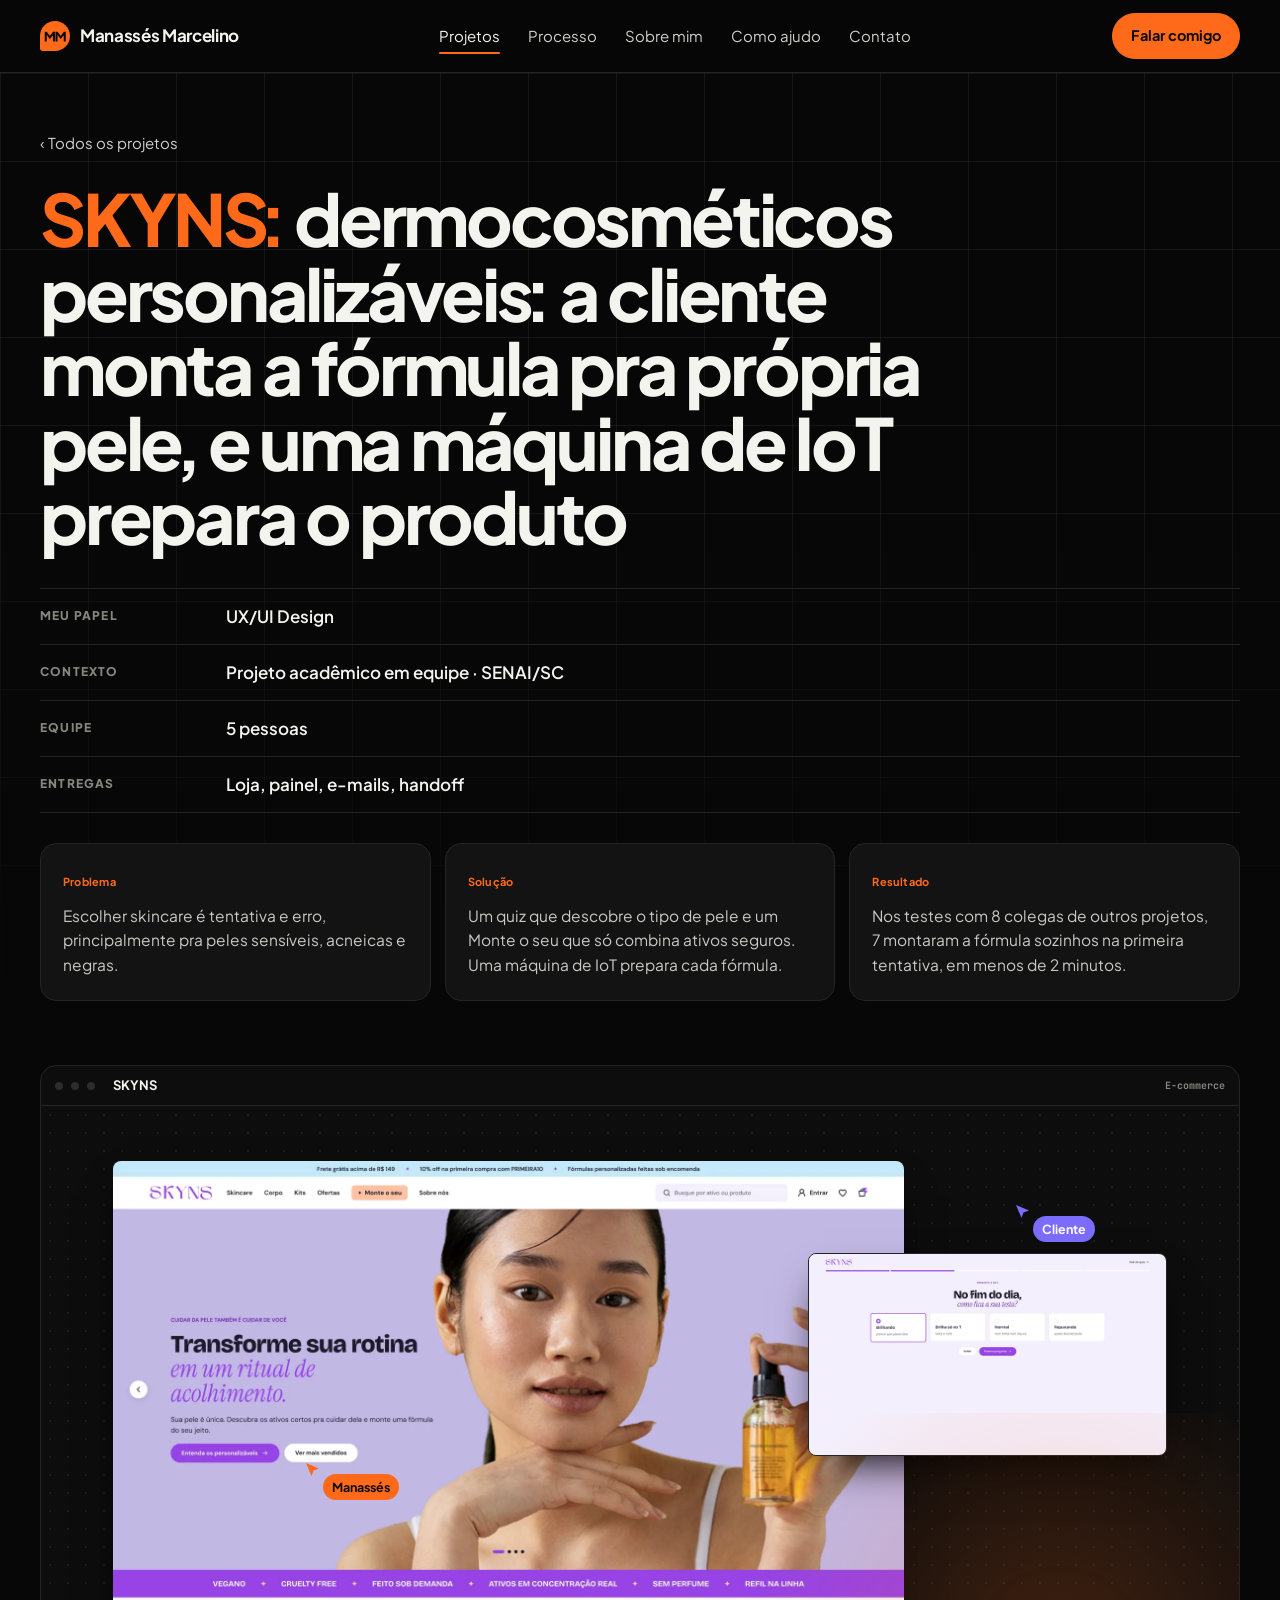
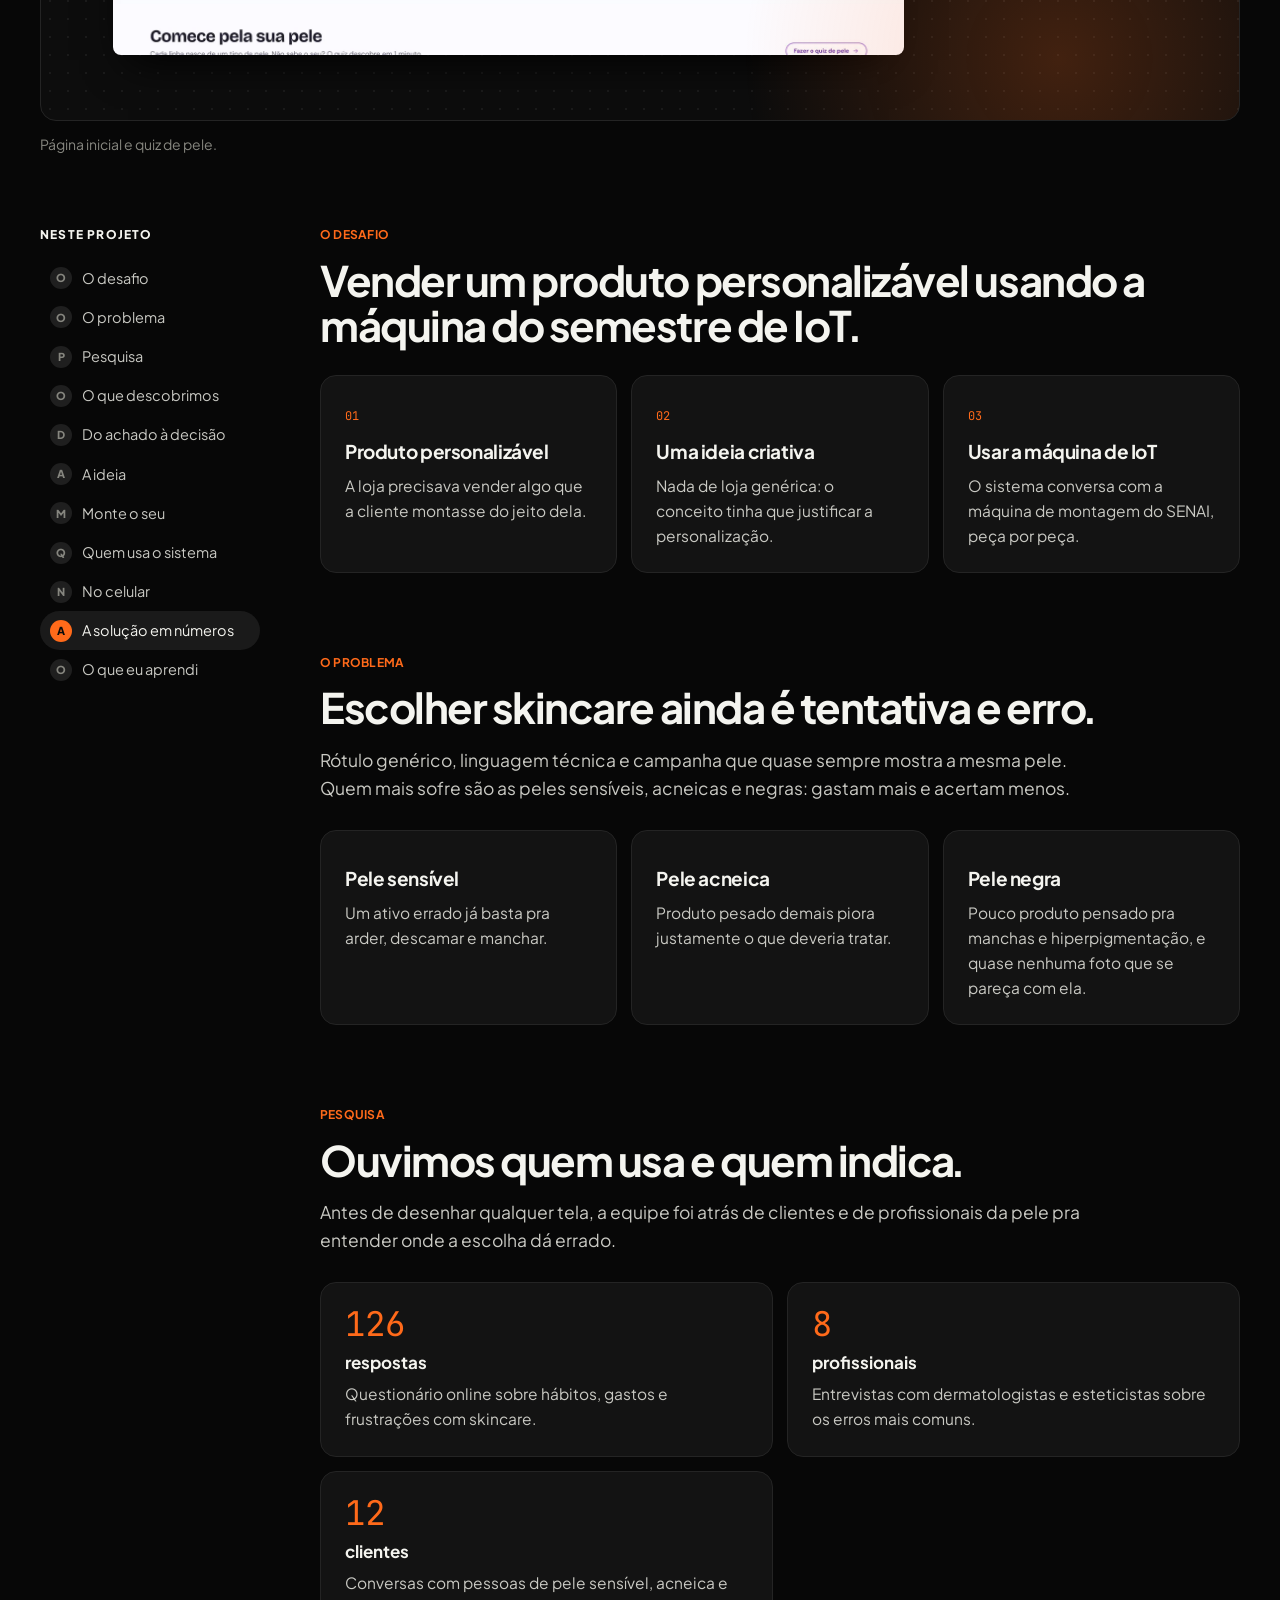
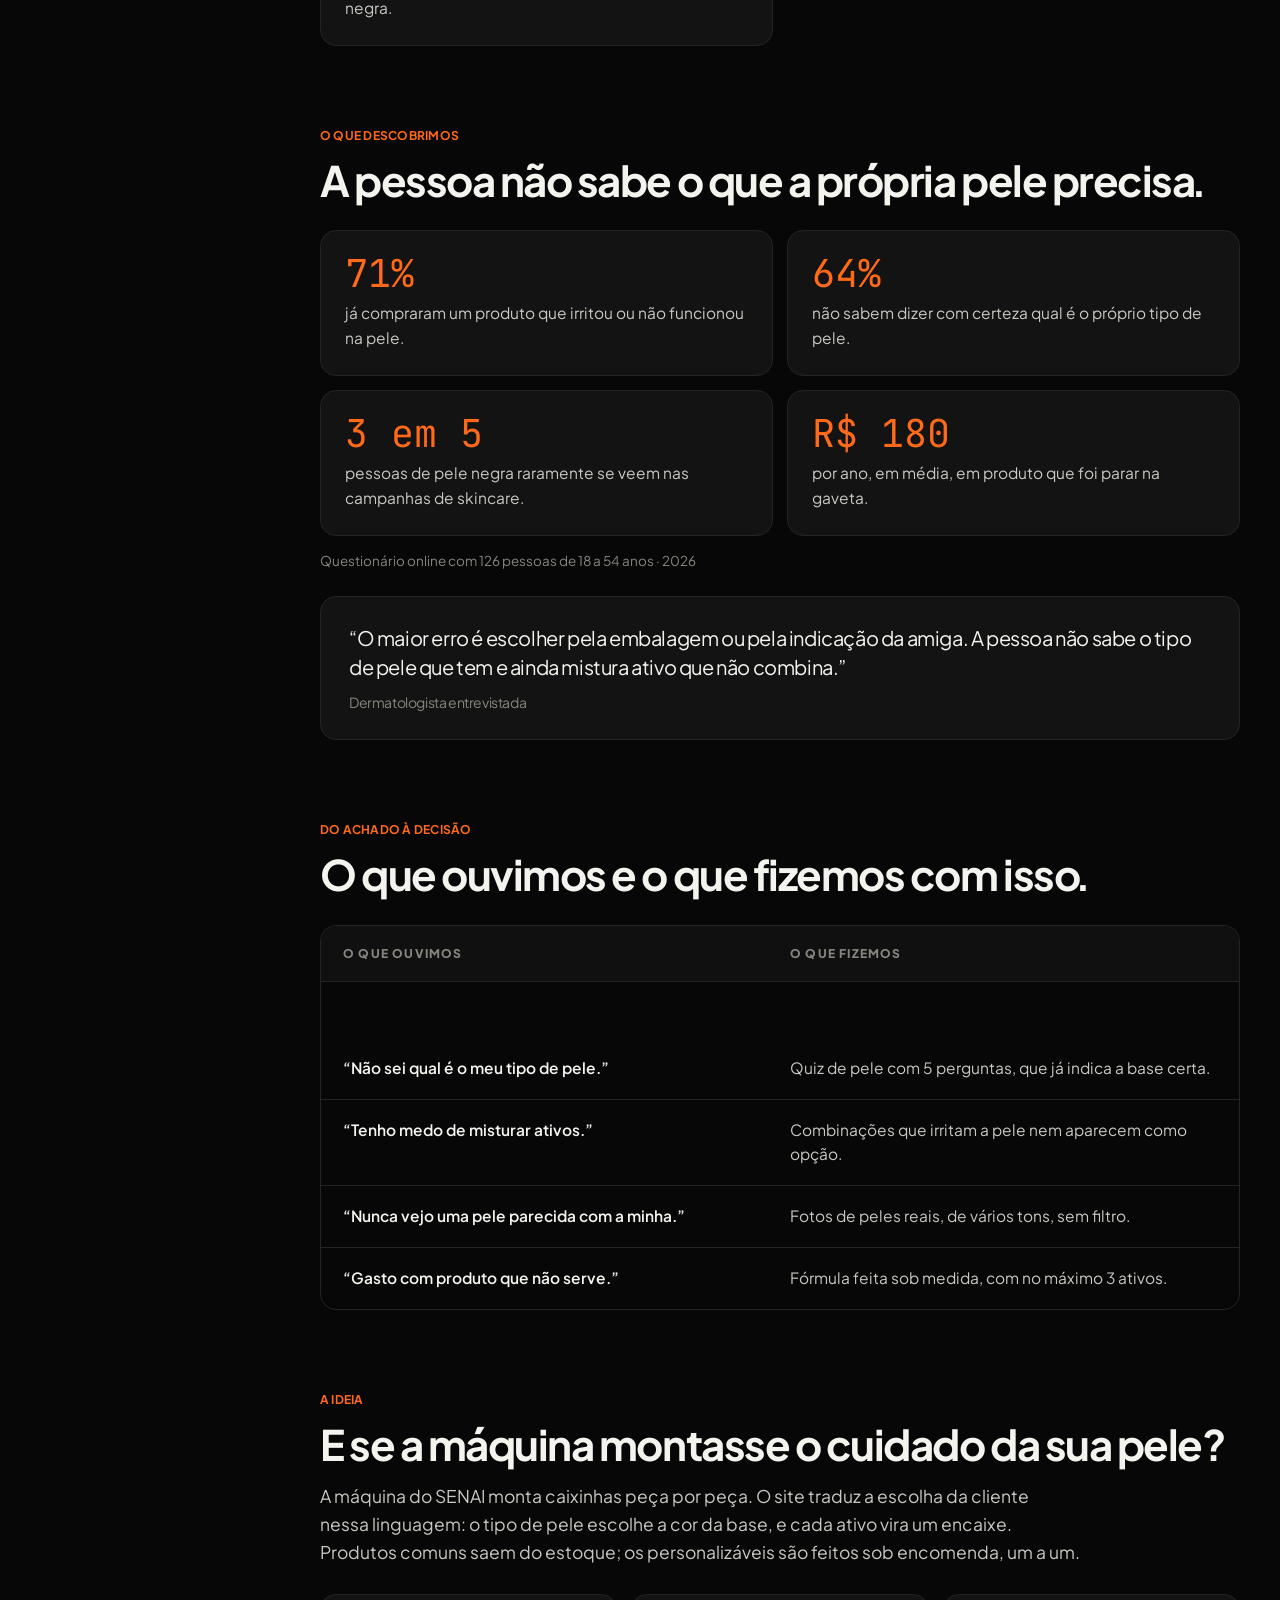
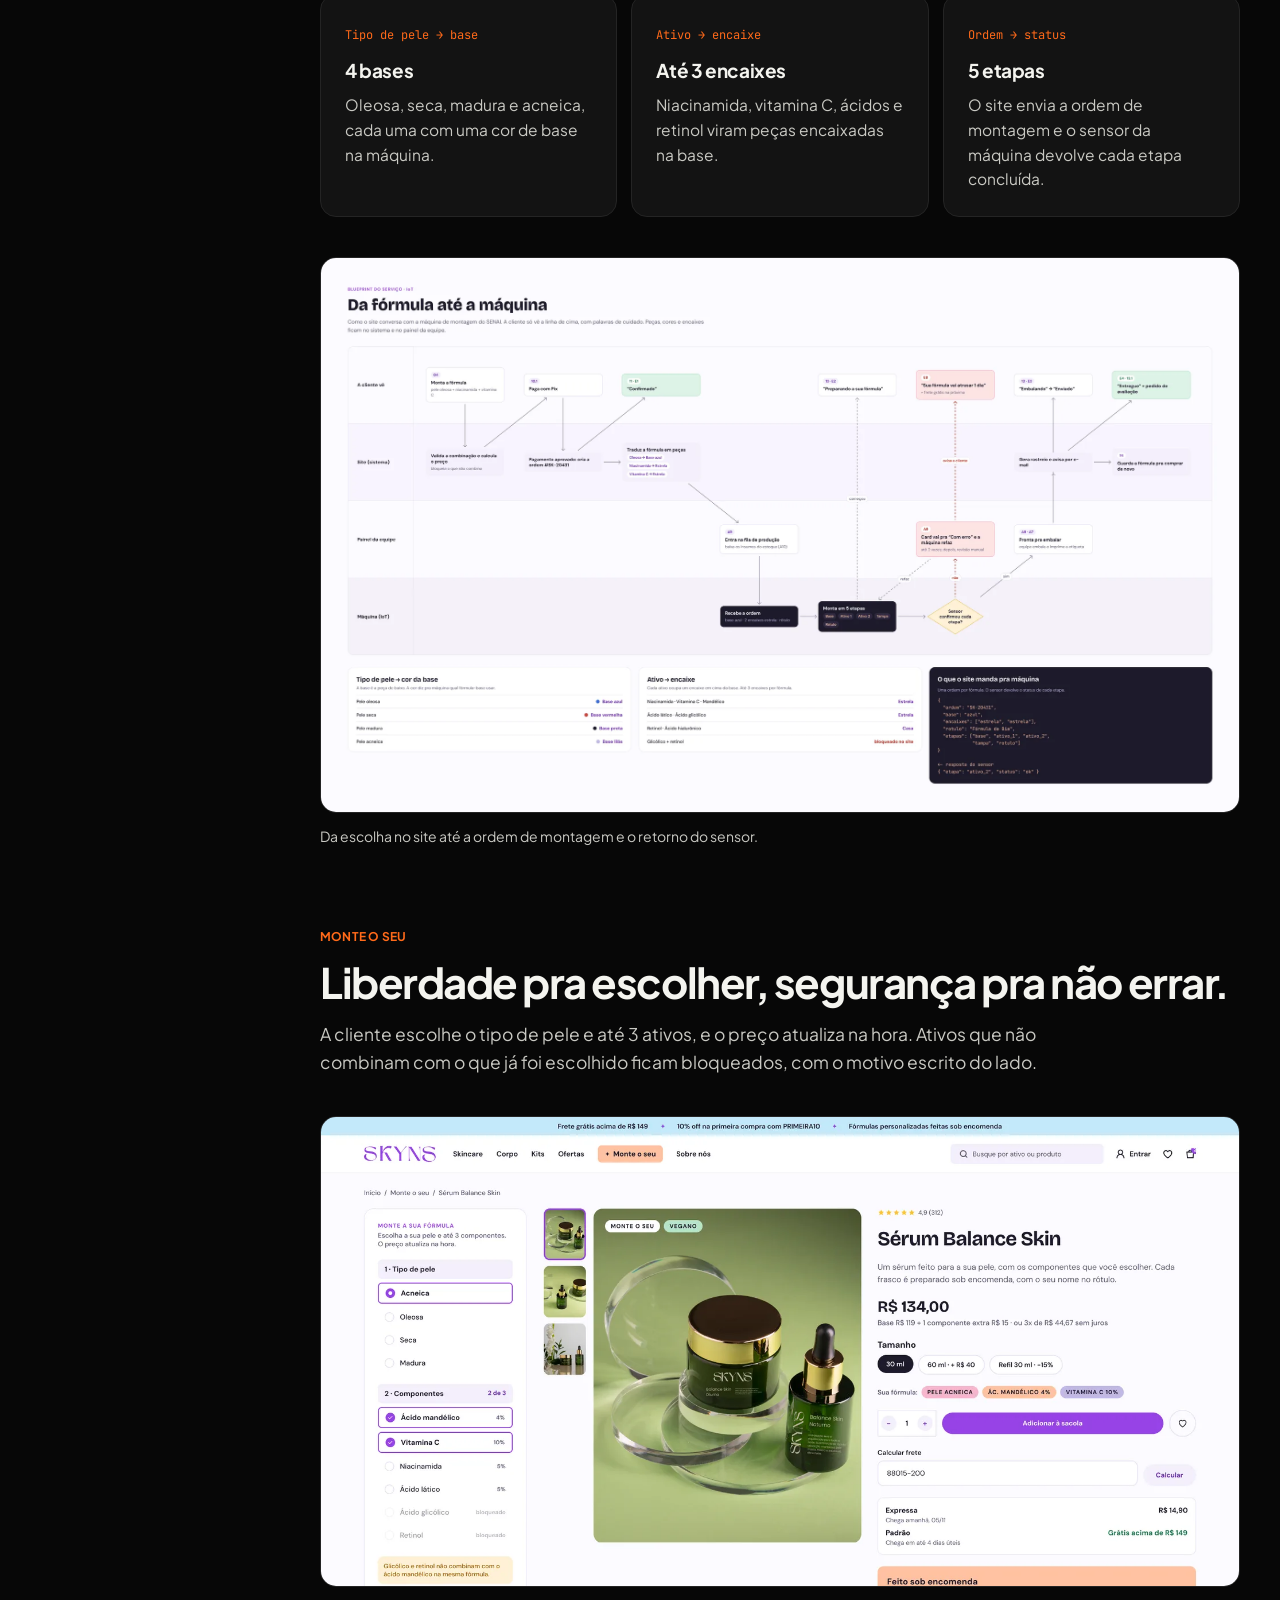
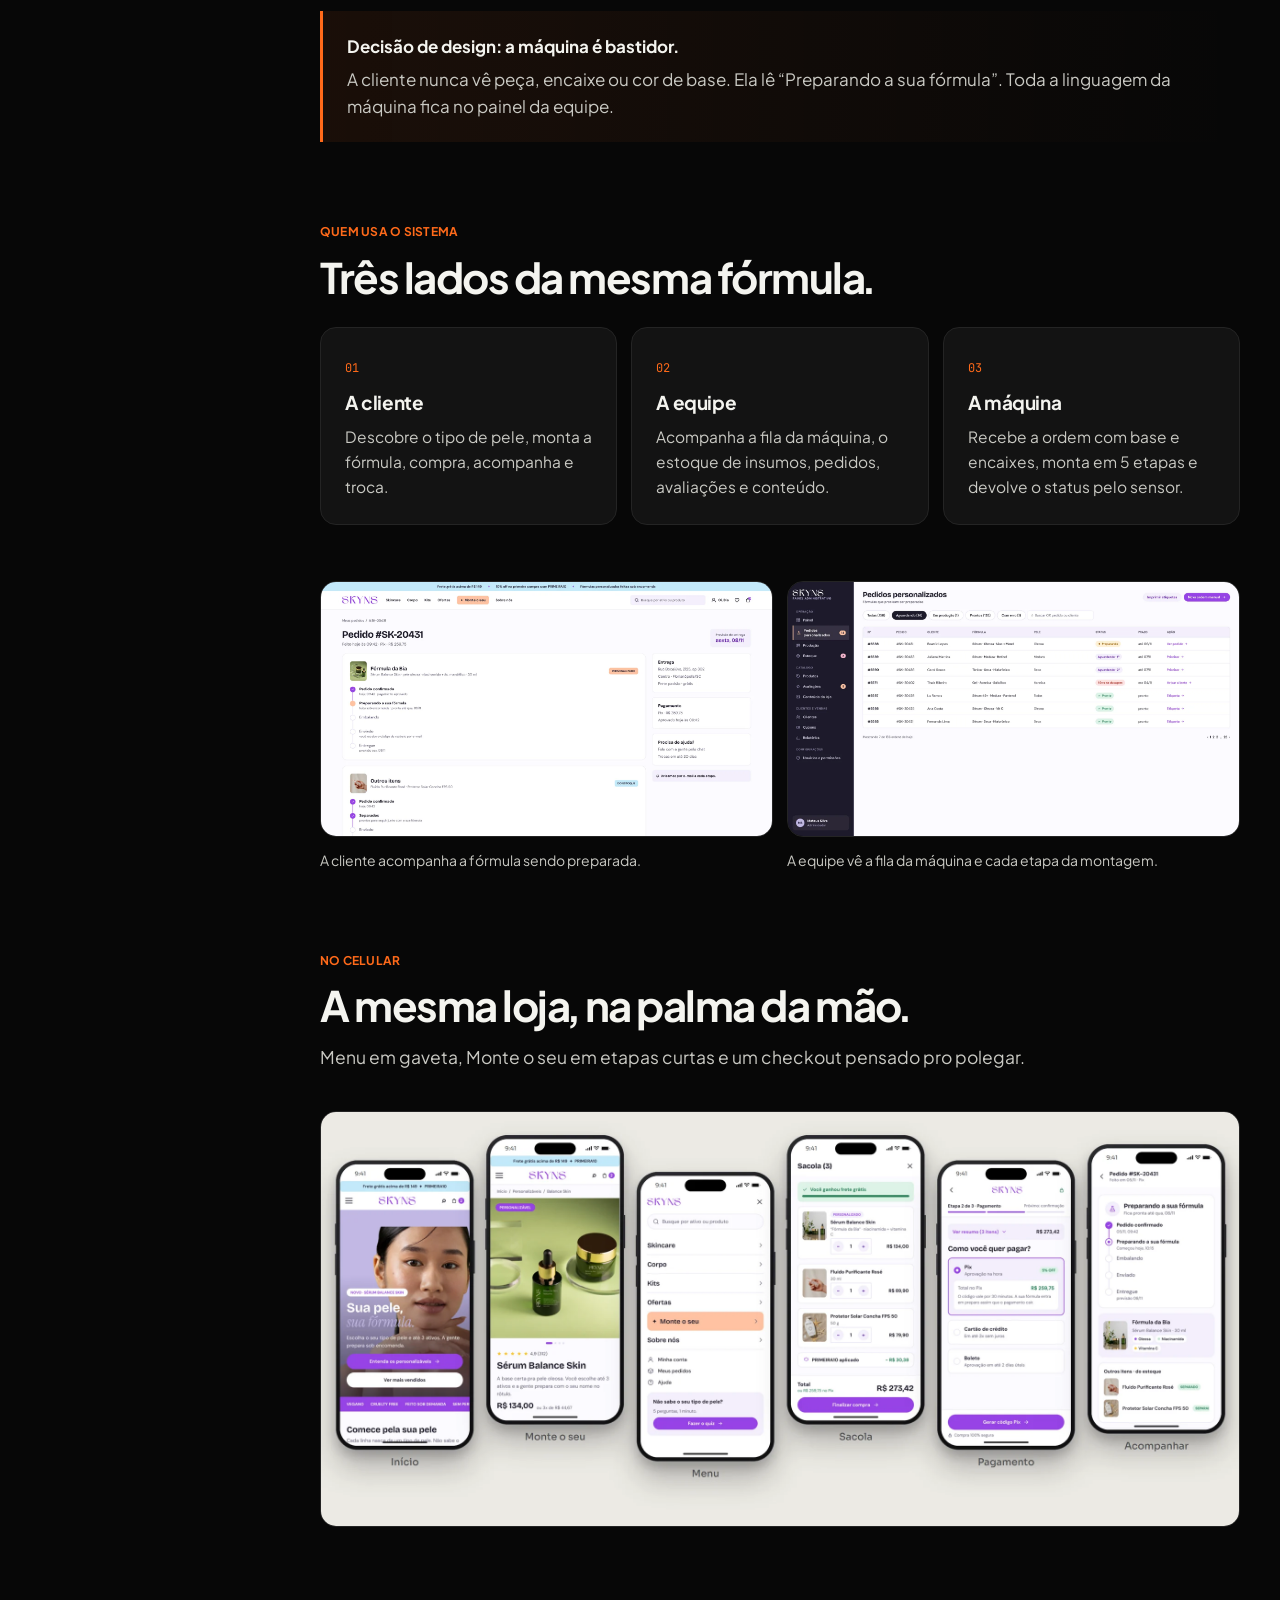
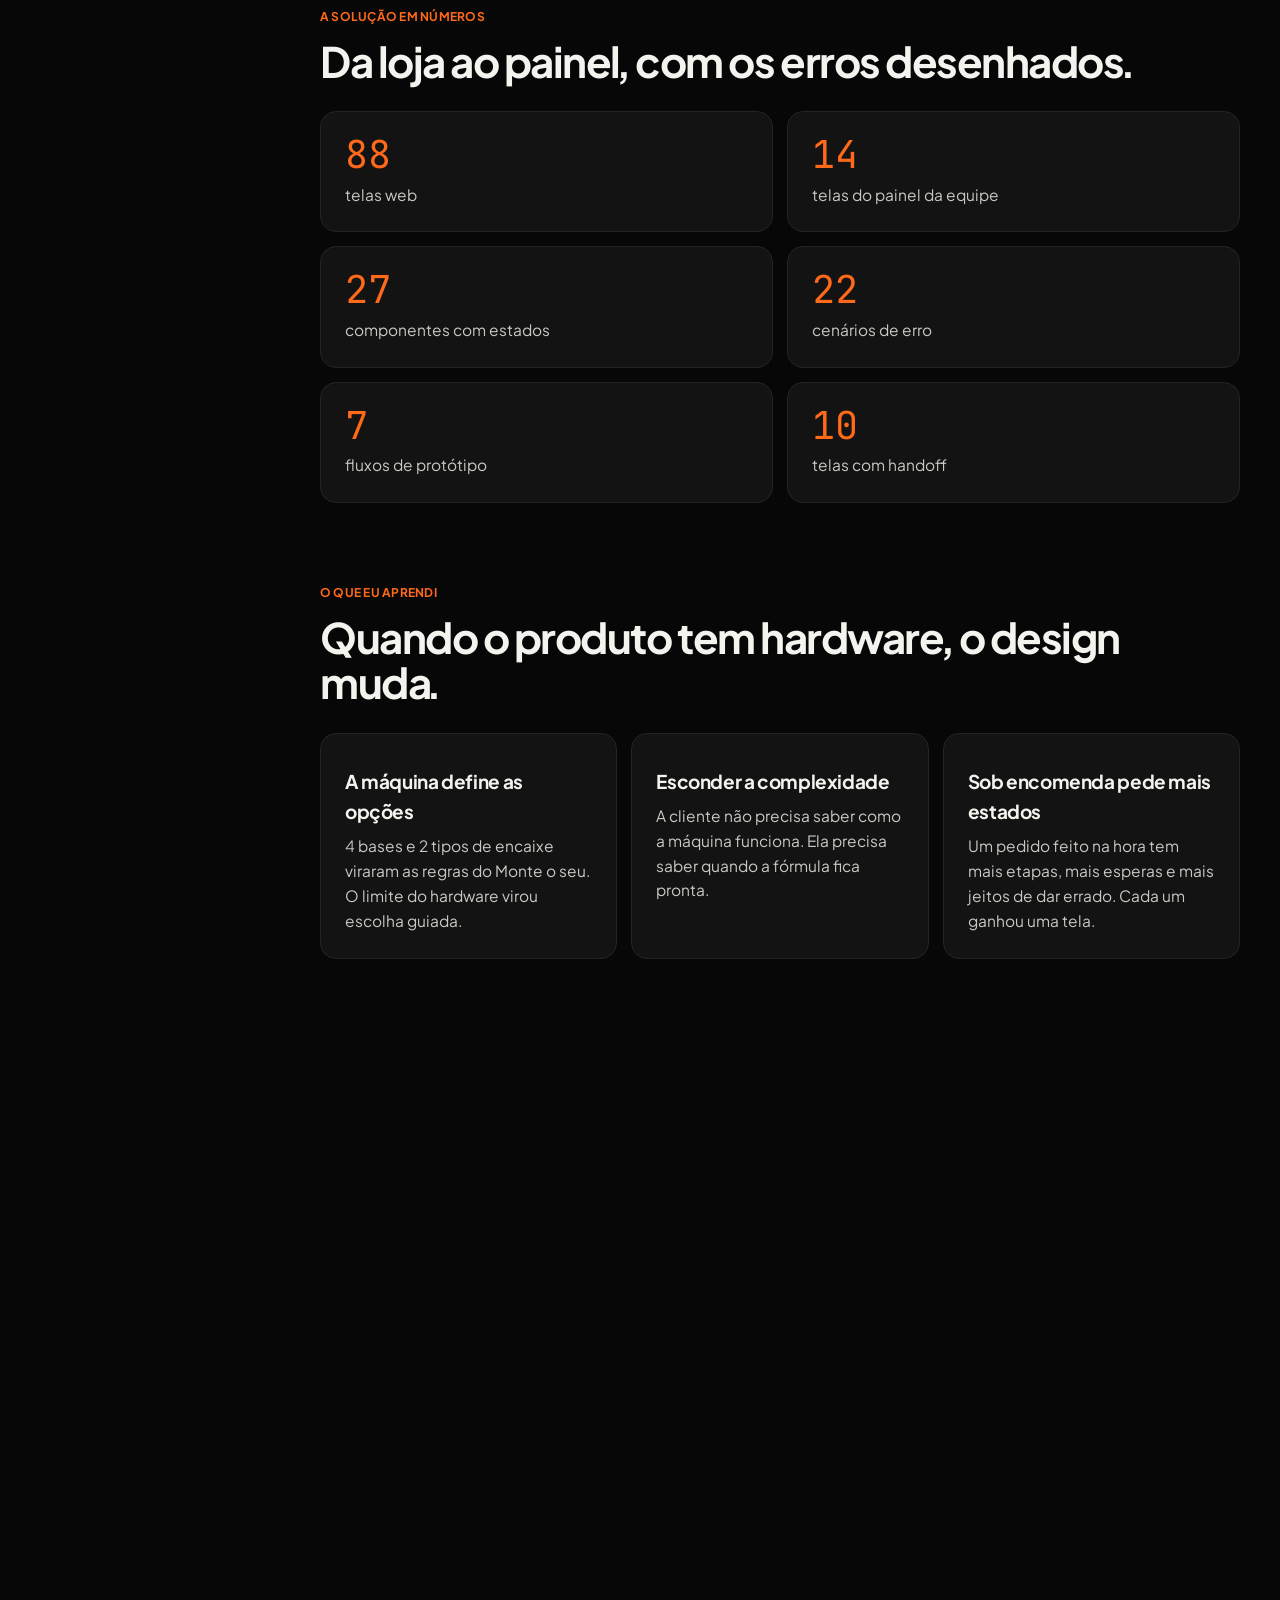
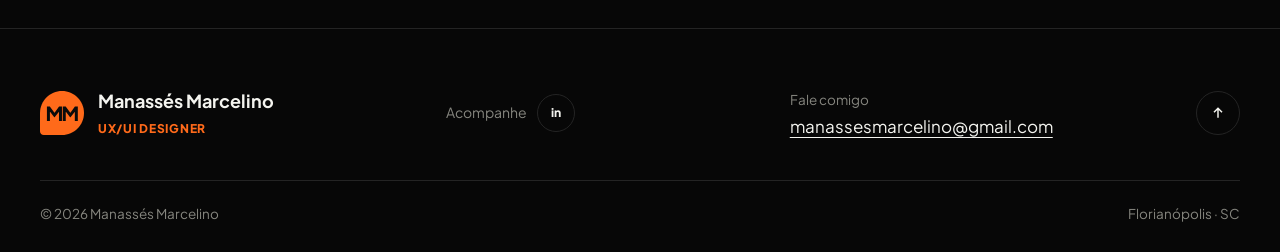
<file: portfolio/skyns.html>
<!doctype html>
<html lang="pt-BR">
<head>
<meta charset="utf-8">
<meta name="viewport" content="width=device-width, initial-scale=1">
<title>SKYNS — Manassés Marcelino</title>
<meta property="og:type" content="website"><meta property="og:site_name" content="Manassés Marcelino"><meta property="og:title" content="SKYNS — Manassés Marcelino"><meta property="og:description" content="Estudo de caso: SKYNS, e-commerce de dermocosméticos personalizáveis com uma máquina de IoT que prepara cada fórmula."><meta property="og:url" content="https://manassesmarcelino.vercel.app/skyns.html"><meta property="og:image" content="https://manassesmarcelino.vercel.app/og.png"><meta property="og:image:width" content="1200"><meta property="og:image:height" content="630"><meta property="og:locale" content="pt_BR"><meta name="twitter:card" content="summary_large_image"><meta name="twitter:image" content="https://manassesmarcelino.vercel.app/og.png">
<meta name="description" content="Estudo de caso: SKYNS, e-commerce de dermocosméticos personalizáveis com uma máquina de IoT que prepara cada fórmula.">
<link rel="icon" href="favicon.svg" type="image/svg+xml"><link rel="icon" href="favicon.png" type="image/png" sizes="64x64"><link rel="apple-touch-icon" href="favicon.png">
<link rel="preconnect" href="https://fonts.googleapis.com"><link rel="preconnect" href="https://fonts.gstatic.com" crossorigin>
<link href="https://fonts.googleapis.com/css2?family=Plus+Jakarta+Sans:wght@200..800&family=JetBrains+Mono:wght@400;500;700&display=swap" rel="stylesheet">
<link rel="stylesheet" href="site.css">
<link rel="stylesheet" href="figma.css">
</head>
<body>
<svg width="0" height="0" style="position:absolute" aria-hidden="true">
  <symbol id="seta" viewBox="0 0 24 24"><path d="M5 12h14M13 6l6 6-6 6" fill="none" stroke="currentColor" stroke-width="2.2" stroke-linecap="round" stroke-linejoin="round"/></symbol>
  <symbol id="cur" viewBox="0 0 16 16"><path d="M1 1l5.5 13 2-5.5L14 6.5z"/></symbol>
</svg>
<div class="progresso" aria-hidden="true"></div>
<header class="topo">
  <div class="container">
    <a href="index.html" class="marca"><svg class="logo-mm" viewBox="0 0 210 210" aria-hidden="true"><path class="lg-pin" d="M0 105C0 47.0101 47.0101 0 105 0C162.99 0 210 47.0101 210 105C210 162.99 162.99 210 105 210H18C8.05887 210 0 201.941 0 192V105Z"/><path class="lg-mm" d="M33.072 143V74.46H46.872L72.54 108.5H66.1L91.032 74.46H104.832V143H90.572V90.192L96.276 91.48L69.872 125.52H68.032L42.548 91.48L47.332 90.192V143H33.072ZM108.706 143V74.46H122.506L148.174 108.5H141.734L166.666 74.46H180.466V143H166.206V90.192L171.91 91.48L145.506 125.52H143.666L118.182 91.48L122.966 90.192V143H108.706Z"/></svg>Manassés Marcelino</a>
    <nav class="menu" aria-label="Principal">
      <a href="index.html#projetos" class="ativo">Projetos</a><a href="index.html#processo">Processo</a><a href="index.html#trajetoria">Sobre mim</a><a href="index.html#ajuda">Como ajudo</a><a href="index.html#contato">Contato</a>
    </nav>
    <a href="index.html#contato" class="btn btn-laranja btn-sm">Falar comigo</a>
  </div>
</header>
<main>
<section class="case-topo">
  <div class="grade-fundo" aria-hidden="true"></div>
  <div class="container">
    <a href="index.html#projetos" class="voltar">‹ Todos os projetos</a>
    <h1 data-varre data-camada="H1 · Título"><span class="l"><span><em>SKYNS<span class="pt">:</span></em> dermocosméticos personalizáveis<span class="pt">:</span> a cliente monta a fórmula pra própria pele<span class="pt">,</span> e uma máquina de IoT prepara o produto</span></span></h1>
    <dl class="ficha" data-r style="--d:.2s"><div><dt>Meu papel</dt><dd>UX/UI Design</dd></div>
        <div><dt>Contexto</dt><dd>Projeto acadêmico em equipe · SENAI/SC</dd></div>
        <div><dt>Equipe</dt><dd>5 pessoas</dd></div>
        <div><dt>Entregas</dt><dd>Loja, painel, e-mails, handoff</dd></div></dl>
    <div class="resumo3"><div data-r><span>Problema</span><p>Escolher skincare é tentativa e erro, principalmente pra peles sensíveis, acneicas e negras.</p></div>
        <div data-r><span>Solução</span><p>Um quiz que descobre o tipo de pele e um Monte o seu que só combina ativos seguros. Uma máquina de IoT prepara cada fórmula.</p></div>
        <div data-r><span>Resultado</span><p>Nos testes com 8 colegas de outros projetos, 7 montaram a fórmula sozinhos na primeira tentativa, em menos de 2 minutos.</p></div></div>
  </div>
</section>
<div class="container"><div class="visual-case" data-r style="--d:.3s"><div class="janela-f"><div class="barra"><i></i><i></i><i></i><span>SKYNS</span><em>E-commerce</em></div>
  <div class="area"><img class="prin" src="assets/sk-inicio.webp" alt="Página inicial da SKYNS"><img class="sec" src="assets/sk-quiz.webp" alt="Quiz de pele da SKYNS">
    <div class="cursor lar c1"><svg><use href="#cur"/></svg><span>Manassés</span></div>
    <div class="cursor vio c2"><svg><use href="#cur"/></svg><span>Cliente</span></div>
  </div></div><p class="legenda">Página inicial e quiz de pele.</p></div></div>
<div class="container case-corpo">
  <nav class="indice" aria-label="Neste projeto">
    <small>Neste projeto</small>
      <a href="#o-desafio"><i>O</i>O desafio</a>
      <a href="#o-problema"><i>O</i>O problema</a>
      <a href="#pesquisa"><i>P</i>Pesquisa</a>
      <a href="#o-que-descobrimos"><i>O</i>O que descobrimos</a>
      <a href="#do-achado-a-decisao"><i>D</i>Do achado à decisão</a>
      <a href="#a-ideia"><i>A</i>A ideia</a>
      <a href="#monte-o-seu"><i>M</i>Monte o seu</a>
      <a href="#quem-usa-o-sistema"><i>Q</i>Quem usa o sistema</a>
      <a href="#no-celular"><i>N</i>No celular</a>
      <a href="#a-solucao-em-numeros"><i>A</i>A solução em números</a>
      <a href="#o-que-eu-aprendi"><i>O</i>O que eu aprendi</a>
  </nav>
  <div class="conteudo">
<section class="bloco" id="o-desafio" data-r>
    <div class="wrap">
      <span class="label">O desafio</span>
      <h2>Vender um produto personalizável usando a máquina do semestre de IoT<span class="pt">.</span></h2>
      <div class="grade g3">
        <div class="card"><span class="n">01</span><h3>Produto personalizável</h3><p>A loja precisava vender algo que a cliente montasse do jeito dela.</p></div>
        <div class="card"><span class="n">02</span><h3>Uma ideia criativa</h3><p>Nada de loja genérica: o conceito tinha que justificar a personalização.</p></div>
        <div class="card"><span class="n">03</span><h3>Usar a máquina de IoT</h3><p>O sistema conversa com a máquina de montagem do SENAI, peça por peça.</p></div>
      </div>
    </div>
  </section>
<section class="bloco" id="o-problema" data-r>
    <div class="wrap">
      <span class="label">O problema</span>
      <h2>Escolher skincare ainda é tentativa e erro<span class="pt">.</span></h2>
      <p class="lead">Rótulo genérico, linguagem técnica e campanha que quase sempre mostra a mesma pele. Quem mais sofre são as peles sensíveis, acneicas e negras: gastam mais e acertam menos.</p>
      <div class="grade g3">
        <div class="card"><h3>Pele sensível</h3><p>Um ativo errado já basta pra arder, descamar e manchar.</p></div>
        <div class="card"><h3>Pele acneica</h3><p>Produto pesado demais piora justamente o que deveria tratar.</p></div>
        <div class="card"><h3>Pele negra</h3><p>Pouco produto pensado pra manchas e hiperpigmentação, e quase nenhuma foto que se pareça com ela.</p></div>
      </div>
    </div>
  </section>
<section class="bloco claro" id="pesquisa" data-r>
    <div class="wrap">
      <span class="label">Pesquisa</span>
      <h2>Ouvimos quem usa e quem indica<span class="pt">.</span></h2>
      <p class="lead">Antes de desenhar qualquer tela, a equipe foi atrás de clientes e de profissionais da pele pra entender onde a escolha dá errado.</p>
      <div class="metodos">
        <div class="metodo-card"><strong>126</strong><b>respostas</b><p>Questionário online sobre hábitos, gastos e frustrações com skincare.</p></div>
        <div class="metodo-card"><strong>8</strong><b>profissionais</b><p>Entrevistas com dermatologistas e esteticistas sobre os erros mais comuns.</p></div>
        <div class="metodo-card"><strong>12</strong><b>clientes</b><p>Conversas com pessoas de pele sensível, acneica e negra.</p></div>
      </div>
    </div>
  </section>
<section class="bloco escuro" id="o-que-descobrimos" data-r>
    <div class="wrap">
      <span class="label">O que descobrimos</span>
      <h2>A pessoa não sabe o que a própria pele precisa<span class="pt">.</span></h2>
      <div class="achados">
        <div class="achado"><strong>71%</strong><span>já compraram um produto que irritou ou não funcionou na pele.</span></div>
        <div class="achado"><strong>64%</strong><span>não sabem dizer com certeza qual é o próprio tipo de pele.</span></div>
        <div class="achado"><strong>3 em 5</strong><span>pessoas de pele negra raramente se veem nas campanhas de skincare.</span></div>
        <div class="achado"><strong>R$ 180</strong><span>por ano, em média, em produto que foi parar na gaveta.</span></div>
      </div>
      <p class="fonte">Questionário online com 126 pessoas de 18 a 54 anos · 2026</p>
      <blockquote class="citacao">
        <p>“O maior erro é escolher pela embalagem ou pela indicação da amiga. A pessoa não sabe o tipo de pele que tem e ainda mistura ativo que não combina.”</p>
        <cite>Dermatologista entrevistada</cite>
      </blockquote>
    </div>
  </section>
<section class="bloco" id="do-achado-a-decisao" data-r>
    <div class="wrap">
      <span class="label">Do achado à decisão</span>
      <h2>O que ouvimos e o que fizemos com isso<span class="pt">.</span></h2>
      <div class="ouvimos">
        <div class="linha cab"><span>O que ouvimos</span><span>O que fizemos</span></div>
        <div class="linha"><span>“Não sei qual é o meu tipo de pele.”</span><span>Quiz de pele com 5 perguntas, que já indica a base certa.</span></div>
        <div class="linha"><span>“Tenho medo de misturar ativos.”</span><span>Combinações que irritam a pele nem aparecem como opção.</span></div>
        <div class="linha"><span>“Nunca vejo uma pele parecida com a minha.”</span><span>Fotos de peles reais, de vários tons, sem filtro.</span></div>
        <div class="linha"><span>“Gasto com produto que não serve.”</span><span>Fórmula feita sob medida, com no máximo 3 ativos.</span></div>
      </div>
    </div>
  </section>
<section class="bloco violeta" id="a-ideia" data-r>
    <div class="wrap">
      <span class="label">A ideia</span>
      <h2>E se a máquina montasse o cuidado da sua pele?</h2>
      <p class="lead">A máquina do SENAI monta caixinhas peça por peça. O site traduz a escolha da cliente nessa linguagem: o tipo de pele escolhe a cor da base, e cada ativo vira um encaixe. Produtos comuns saem do estoque; os personalizáveis são feitos sob encomenda, um a um.</p>
      <div class="grade g3">
        <div class="card"><span class="n">Tipo de pele → base</span><h3>4 bases</h3><p>Oleosa, seca, madura e acneica, cada uma com uma cor de base na máquina.</p></div>
        <div class="card"><span class="n">Ativo → encaixe</span><h3>Até 3 encaixes</h3><p>Niacinamida, vitamina C, ácidos e retinol viram peças encaixadas na base.</p></div>
        <div class="card"><span class="n">Ordem → status</span><h3>5 etapas</h3><p>O site envia a ordem de montagem e o sensor da máquina devolve cada etapa concluída.</p></div>
      </div>
      <div class="case-img" style="margin-top: 40px"><img loading="lazy" decoding="async" src="assets/sk-maquina.webp" alt="Diagrama da fórmula até a máquina de montagem"></div>
      <p class="legenda">Da escolha no site até a ordem de montagem e o retorno do sensor.</p>
    </div>
  </section>
<section class="bloco" id="monte-o-seu" data-r>
    <div class="wrap">
      <span class="label">Monte o seu</span>
      <h2>Liberdade pra escolher<span class="pt">,</span> segurança pra não errar<span class="pt">.</span></h2>
      <p class="lead">A cliente escolhe o tipo de pele e até 3 ativos, e o preço atualiza na hora. Ativos que não combinam com o que já foi escolhido ficam bloqueados, com o motivo escrito do lado.</p>
      <div class="case-img" style="margin-top: 40px"><img loading="lazy" decoding="async" src="assets/sk-monte.webp" alt="Página do Sérum Balance Skin com o painel Monte a sua fórmula"></div>
      <div class="decisao">
        <strong>Decisão de design: a máquina é bastidor.</strong>
        A cliente nunca vê peça, encaixe ou cor de base. Ela lê “Preparando a sua fórmula”. Toda a linguagem da máquina fica no painel da equipe.
      </div>
    </div>
  </section>
<section class="bloco escuro" id="quem-usa-o-sistema" data-r>
    <div class="wrap">
      <span class="label">Quem usa o sistema</span>
      <h2>Três lados da mesma fórmula<span class="pt">.</span></h2>
      <div class="grade g3">
        <div class="card"><span class="n">01</span><h3>A cliente</h3><p>Descobre o tipo de pele, monta a fórmula, compra, acompanha e troca.</p></div>
        <div class="card"><span class="n">02</span><h3>A equipe</h3><p>Acompanha a fila da máquina, o estoque de insumos, pedidos, avaliações e conteúdo.</p></div>
        <div class="card"><span class="n">03</span><h3>A máquina</h3><p>Recebe a ordem com base e encaixes, monta em 5 etapas e devolve o status pelo sensor.</p></div>
      </div>
      <div class="grade g2" style="margin-top: 32px">
        <div><div class="case-img"><img loading="lazy" decoding="async" src="assets/sk-pedido.webp" alt="Tela de acompanhamento do pedido" style="aspect-ratio: 16 / 9; object-fit: cover; object-position: top"></div><p class="legenda">A cliente acompanha a fórmula sendo preparada.</p></div>
        <div><div class="case-img"><img loading="lazy" decoding="async" src="assets/sk-admin.webp" alt="Painel da equipe com os pedidos personalizados" style="aspect-ratio: 16 / 9; object-fit: cover; object-position: top"></div><p class="legenda">A equipe vê a fila da máquina e cada etapa da montagem.</p></div>
      </div>
    </div>
  </section>
<section class="bloco" id="no-celular" data-r>
    <div class="wrap">
      <span class="label">No celular</span>
      <h2>A mesma loja<span class="pt">,</span> na palma da mão<span class="pt">.</span></h2>
      <p class="lead">Menu em gaveta, Monte o seu em etapas curtas e um checkout pensado pro polegar.</p>
      <div class="case-img" style="margin-top: 40px"><img loading="lazy" decoding="async" src="assets/sk-celular.webp" alt="Telas da SKYNS no celular: início, Monte o seu, menu, sacola, pagamento e acompanhamento"></div>
    </div>
  </section>
<section class="bloco" id="a-solucao-em-numeros" data-r>
    <div class="wrap">
      <span class="label">A solução em números</span>
      <h2>Da loja ao painel<span class="pt">,</span> com os erros desenhados<span class="pt">.</span></h2>
      <div class="numeros">
        <div class="numero"><strong>89</strong><span>telas web</span></div>
        <div class="numero"><strong>14</strong><span>telas do painel da equipe</span></div>
        <div class="numero"><strong>27</strong><span>componentes com estados</span></div>
        <div class="numero"><strong>22</strong><span>cenários de erro</span></div>
        <div class="numero"><strong>7</strong><span>fluxos de protótipo</span></div>
        <div class="numero"><strong>10</strong><span>telas com handoff</span></div>
      </div>
    </div>
  </section>
<section class="bloco" id="o-que-eu-aprendi" data-r>
    <div class="wrap">
      <span class="label">O que eu aprendi</span>
      <h2>Quando o produto tem hardware<span class="pt">,</span> o design muda<span class="pt">.</span></h2>
      <div class="grade g3">
        <div class="card"><h3>A máquina define as opções</h3><p>4 bases e 2 tipos de encaixe viraram as regras do Monte o seu. O limite do hardware virou escolha guiada.</p></div>
        <div class="card"><h3>Esconder a complexidade</h3><p>A cliente não precisa saber como a máquina funciona. Ela precisa saber quando a fórmula fica pronta.</p></div>
        <div class="card"><h3>Sob encomenda pede mais estados</h3><p>Um pedido feito na hora tem mais etapas, mais esperas e mais jeitos de dar errado. Cada um ganhou uma tela.</p></div>
      </div>
    </div>
  </section>
</div>
</div>
<section class="figma-cta"><div class="container"><div class="caixa" data-r>
  <div><span class="label">Arquivo original</span><h3>Quer ver o processo completo?</h3><p>Telas, fluxos, estados de erro, design system e handoff, do jeito que foram entregues.</p></div>
  <a href="https://www.figma.com/design/BgYxW8g4l084ty9IhGhATC/TELAS-UX-UI--SKINS-" class="btn btn-laranja" target="_blank" rel="noopener">Abrir no Figma <svg><use href="#seta"/></svg></a>
</div></div></section>
<div class="container"><a href="backup.html" class="prox" data-r><small>Próximo projeto</small><b>Dígitro Backup: invisível quando dá certo, claro quando dá errado</b><span class="ir"><svg viewBox="0 0 24 24"><path d="M5 12h14M13 6l6 6-6 6"/></svg></span></a></div>
</main>
<footer class="rodape">
  <div class="container">
    <div class="linha1">
      <div class="rod-marca"><svg class="logo-mm grande" viewBox="0 0 210 210" aria-hidden="true"><path class="lg-pin" d="M0 105C0 47.0101 47.0101 0 105 0C162.99 0 210 47.0101 210 105C210 162.99 162.99 210 105 210H18C8.05887 210 0 201.941 0 192V105Z"/><path class="lg-mm" d="M33.072 143V74.46H46.872L72.54 108.5H66.1L91.032 74.46H104.832V143H90.572V90.192L96.276 91.48L69.872 125.52H68.032L42.548 91.48L47.332 90.192V143H33.072ZM108.706 143V74.46H122.506L148.174 108.5H141.734L166.666 74.46H180.466V143H166.206V90.192L171.91 91.48L145.506 125.52H143.666L118.182 91.48L122.966 90.192V143H108.706Z"/></svg><div><b>Manassés Marcelino</b><span class="pixel">UX/UI Designer</span></div></div>
      <div class="redes"><span>Acompanhe</span><a href="https://www.linkedin.com/in/manasses-marcelino-ux" target="_blank" rel="noopener" aria-label="LinkedIn">in</a></div>
      <div><small>Fale comigo</small><br><a class="mail" href="mailto:manassesmarcelino@gmail.com">manassesmarcelino@gmail.com</a></div>
      <a href="#" class="subir" aria-label="Voltar ao topo"><svg width="16" height="16" viewBox="0 0 24 24" fill="none" stroke="currentColor" stroke-width="2.2"><path d="M12 19V5M6 11l6-6 6 6"/></svg></a>
    </div>
    <div class="linha2"><span>© 2026 Manassés Marcelino</span><span>Florianópolis · SC</span></div>
  </div>
</footer>
<script>/* site.js */
// Portfólio v3 · animações e interações
(function () {
  var d = document.documentElement;
  var reduz = matchMedia('(prefers-reduced-motion: reduce)').matches;
  d.classList.add('js');

  // ---- entrada ao rolar + "construção" (seleção do Figma passando em cada camada)
  document.querySelectorAll('[data-varre]').forEach(function (h) {
    h.querySelectorAll('.l>span').forEach(function (s, i) { s.style.setProperty('--d', (parseFloat(h.dataset.d || 0) + i * 0.09) + 's'); });
  });
  document.querySelectorAll('.acoes[data-r]').forEach(function (a) {
    a.querySelectorAll('.btn').forEach(function (b, i) { b.style.setProperty('--i', (i * 0.08) + 's'); });
  });
  function monta(el) {
    var alvos = el.matches('[data-camada]') ? [el] : [];
    alvos = alvos.concat([].slice.call(el.querySelectorAll('[data-camada]')));
    alvos.forEach(function (a, i) {
      setTimeout(function () { a.classList.add('montando'); setTimeout(function () { a.classList.remove('montando'); }, 1050); }, 250 + i * 160);
    });
  }
  function mostra(el) {
    el.classList.add('visivel');
    if (!reduz) monta(el);
  }
  window.__monta = monta;
  var itens = document.querySelectorAll('[data-r],[data-varre]');
  // na home, quem revela é a "construção" do figma.js
  if (d.hasAttribute('data-construir') && !reduz) itens = [];
  if (reduz || !('IntersectionObserver' in window)) itens.forEach(function (el) { el.classList.add('visivel'); });
  else {
    var io = new IntersectionObserver(function (es) {
      es.forEach(function (e) { if (e.isIntersecting) { mostra(e.target); io.unobserve(e.target); } });
    }, { rootMargin: '0px 0px -8% 0px', threshold: 0.1 });
    itens.forEach(function (el) { io.observe(el); });
  }

  // ---- brilho seguindo o mouse nos cards
  document.querySelectorAll('.caso,.cartao').forEach(function (c) {
    c.addEventListener('pointermove', function (e) {
      var r = c.getBoundingClientRect();
      c.style.setProperty('--mx', (e.clientX - r.left) + 'px');
      c.style.setProperty('--my', (e.clientY - r.top) + 'px');
    });
  });

  // ---- carrossel de projetos
  var car = document.querySelector('[data-carrossel]');
  if (car) {
    var trilho = car.querySelector('.trilho-casos'), casos = car.querySelectorAll('.caso');
    var cont = document.querySelector('[data-contador]'), atual = 0;
    function vai(n) {
      atual = (n + casos.length) % casos.length;
      trilho.style.transform = 'translateX(' + (-100 * atual) + '%)';
      casos.forEach(function (c, i) { c.classList.toggle('atual', i === atual); c.setAttribute('aria-hidden', i !== atual); });
      if (cont) cont.innerHTML = (atual + 1) + '<i>•</i>' + casos.length;
      if (!reduz) setTimeout(function () { monta(casos[atual]); }, 350);
    }
    document.querySelector('[data-ant]').addEventListener('click', function () { vai(atual - 1); });
    document.querySelector('[data-prox]').addEventListener('click', function () { vai(atual + 1); });
    car.addEventListener('keydown', function (e) { if (e.key === 'ArrowRight') vai(atual + 1); if (e.key === 'ArrowLeft') vai(atual - 1); });
    var x0 = null;
    car.addEventListener('pointerdown', function (e) { x0 = e.clientX; });
    car.addEventListener('pointerup', function (e) { if (x0 === null) return; var dx = e.clientX - x0; if (Math.abs(dx) > 60) vai(atual + (dx < 0 ? 1 : -1)); x0 = null; });
    vai(0);
  }

  // ---- temas da trajetória (um aberto por vez)
  var temas = document.querySelectorAll('.tema');
  temas.forEach(function (t) {
    t.querySelector('.tema-cab').addEventListener('click', function () {
      var abrir = !t.classList.contains('aberto');
      temas.forEach(function (o) { o.classList.remove('aberto'); o.querySelector('.tema-cab').setAttribute('aria-expanded', 'false'); });
      if (abrir) { t.classList.add('aberto'); t.querySelector('.tema-cab').setAttribute('aria-expanded', 'true'); }
    });
  });

  // ---- FAQ: setas
  var faq = document.querySelector('.faq-trilho');
  if (faq) {
    var fc = document.querySelector('[data-faq-cont]');
    function passoFaq() { return faq.firstElementChild.offsetWidth + 16; }
    function atualiza() { if (!fc) return; var i = Math.round(faq.scrollLeft / passoFaq()) + 1; fc.innerHTML = Math.min(i, faq.children.length) + '<i>•</i>' + faq.children.length; }
    document.querySelector('[data-faq-ant]').addEventListener('click', function () { faq.scrollBy({ left: -passoFaq(), behavior: 'smooth' }); });
    document.querySelector('[data-faq-prox]').addEventListener('click', function () { faq.scrollBy({ left: passoFaq(), behavior: 'smooth' }); });
    faq.addEventListener('scroll', atualiza, { passive: true }); atualiza();
  }

  // ---- crachá: puxe a bolinha para a direita
  var cr = document.querySelector('.cracha');
  if (cr) {
    var pux = cr.querySelector('.puxador'), corte = cr.querySelector('.corte'), arr = false, ini = 0;
    pux.addEventListener('pointerdown', function (e) { arr = true; ini = e.clientX; pux.setPointerCapture(e.pointerId); pux.style.animation = 'none'; });
    pux.addEventListener('pointermove', function (e) {
      if (!arr) return;
      var max = corte.offsetWidth, dx = Math.max(0, Math.min(max, e.clientX - ini));
      pux.style.transform = 'translateX(' + dx + 'px)';
      if (dx > max * 0.85) { arr = false; solta(); }
    });
    pux.addEventListener('pointerup', function () { if (arr) { arr = false; pux.style.transition = 'transform .4s cubic-bezier(.34,1.56,.64,1)'; pux.style.transform = ''; setTimeout(function () { pux.style.transition = ''; }, 400); } });
    pux.addEventListener('keydown', function (e) { if (e.key === 'Enter' || e.key === ' ') { e.preventDefault(); solta(); } });
    function solta() {
      cr.classList.add('solto'); pux.style.opacity = '0';
      setTimeout(function () { document.getElementById('contato').scrollIntoView({ behavior: reduz ? 'auto' : 'smooth' }); }, 1200);
    }
  }

  // ---- copiar e-mail
  document.querySelectorAll('[data-email]').forEach(function (b) {
    b.addEventListener('click', function () {
      var e = b.dataset.email, t = b.querySelector('span') || b, antes = t.textContent;
      if (navigator.clipboard) navigator.clipboard.writeText(e).then(function () { t.textContent = 'E-mail copiado!'; setTimeout(function () { t.textContent = antes; }, 1800); });
      else location.href = 'mailto:' + e;
    });
  });

  // ---- números contando (cases)
  if (!reduz && 'IntersectionObserver' in window) {
    var io2 = new IntersectionObserver(function (es) {
      es.forEach(function (e) {
        if (!e.isIntersecting) return; io2.unobserve(e.target);
        var el = e.target, m = el.textContent.match(/^(\D*)(\d+)(.*)$/s); if (!m) return;
        var fim = +m[2], t0 = null;
        (function passo(t) { if (!t0) t0 = t; var p = Math.min((t - t0) / 1200, 1); el.textContent = m[1] + Math.round(fim * (1 - Math.pow(1 - p, 3))) + m[3]; if (p < 1) requestAnimationFrame(passo); })(performance.now());
      });
    }, { threshold: 0.5 });
    document.querySelectorAll('.achado strong,.numero strong,[data-conta]').forEach(function (n) { io2.observe(n); });
  }

  // ---- índice do case: abre o "ver mais detalhes" se a seção estiver dentro dele
  document.querySelectorAll('.indice a').forEach(function (a) {
    var alvo = document.getElementById(a.getAttribute('href').slice(1));
    var det = alvo && alvo.closest('details');
    if (!det) return;
    a.classList.add('oculto');
    a.addEventListener('click', function () { det.open = true; });
  });

  // ---- progresso e menu/índice ativo
  var prog = document.querySelector('.progresso');
  function rola() { if (prog) { var h = d.scrollHeight - innerHeight; prog.style.setProperty('--p', h > 0 ? scrollY / h : 0); } }
  addEventListener('scroll', rola, { passive: true }); rola();
  var links = document.querySelectorAll('.menu a[href^="#"], .indice a');
  if (links.length && 'IntersectionObserver' in window) {
    var mapa = {};
    links.forEach(function (a) { mapa[a.getAttribute('href').slice(1)] = a; });
    var io3 = new IntersectionObserver(function (es) {
      es.forEach(function (e) {
        if (e.isIntersecting && mapa[e.target.id]) {
          var grupo = mapa[e.target.id].parentNode.querySelectorAll('a');
          grupo.forEach(function (a) { a.classList.remove('ativo'); });
          mapa[e.target.id].classList.add('ativo');
        }
      });
    }, { rootMargin: '-40% 0px -55% 0px' });
    Object.keys(mapa).forEach(function (id) { var s = document.getElementById(id); if (s) io3.observe(s); });
  }
})();

</script>
</body>
</html>
</file>
<file: portfolio/site.css>
/* Portfólio v3 · Manassés Marcelino */
:root{
  --bg:#070707; --card:#131313; --card-2:#1a1a1a; --line:#242424; --line-soft:#ffffff0f;
  --text:#f4f4ef; --muted:#86867f; --paper:#f6f6f1; --ink:#0b0b0b;
  --laranja:#FF6A1A; --laranja-2:#ff8743; --violeta:#7b6cff; --ciano:#22d3ee; --rosa:#f472b6; --azul:#60a5fa;
  --font:"Plus Jakarta Sans",system-ui,sans-serif; --pixel:"Silkscreen",ui-monospace,monospace;
  --ease:cubic-bezier(.16,1,.3,1); --mola:cubic-bezier(.34,1.56,.64,1);
  --max:1200px; --gutter:clamp(16px,4vw,40px); --r:22px; --r-sm:12px;
}
*{box-sizing:border-box;margin:0;padding:0}
html{background:var(--bg);color:var(--text);font-family:var(--font);-webkit-font-smoothing:antialiased;scroll-behavior:smooth;scroll-padding-top:90px}
body{background:var(--bg);font-size:17px;line-height:1.6;overflow-x:hidden}
a{color:inherit;text-decoration:none}
img{display:block;max-width:100%}
button{font:inherit;color:inherit;background:none;border:0;cursor:pointer}
::selection{background:var(--laranja);color:var(--ink)}
@view-transition{navigation:auto}
::view-transition-old(root){animation:.3s var(--ease) both sai}
::view-transition-new(root){animation:.5s var(--ease) both entra}
@keyframes sai{to{opacity:0;transform:translateY(-12px)}}
@keyframes entra{from{opacity:0;transform:translateY(16px)}}

.container{max-width:calc(var(--max) + var(--gutter)*2);margin:0 auto;padding:0 var(--gutter)}
.grade-fundo{position:absolute;inset:0;pointer-events:none;z-index:0;
  background-image:linear-gradient(var(--line-soft) 1px,transparent 1px),linear-gradient(90deg,var(--line-soft) 1px,transparent 1px);background-size:88px 88px;
  mask-image:linear-gradient(#000 40%,transparent)}
.pixel{font-family:var(--pixel);letter-spacing:.08em;text-transform:uppercase}
.laranja{color:var(--laranja)}

/* ---------- topo ---------- */
.topo{position:sticky;top:0;z-index:50;background:rgba(7,7,7,.8);backdrop-filter:blur(14px);border-bottom:1px solid var(--line)}
.topo .container{height:72px;display:flex;align-items:center;justify-content:space-between;gap:20px}
.marca{display:flex;align-items:center;gap:10px;font-weight:700;letter-spacing:-.02em}
.marca .pill{background:var(--laranja);color:var(--ink);font-weight:800;font-size:13px;padding:5px 9px;border-radius:999px}
.menu{display:flex;gap:28px;font-size:15px;color:#cfcfca}
.menu a{position:relative;transition:color .2s}
.menu a:hover,.menu a.ativo{color:var(--text)}
.menu a.ativo::after{content:"";position:absolute;left:0;right:0;bottom:-6px;height:2px;background:var(--laranja);border-radius:2px}

/* ---------- botões ---------- */
.btn{display:inline-flex;align-items:center;gap:10px;padding:14px 24px;border-radius:999px;font-weight:700;font-size:16px;border:1px solid var(--line);
  transition:transform .25s var(--mola),background-color .2s,border-color .2s,color .2s,box-shadow .25s}
.btn:hover{transform:translateY(-2px)}
.btn:active{transform:scale(.97)}
.btn-laranja{background:var(--laranja);border-color:var(--laranja);color:var(--ink)}
.btn-laranja:hover{background:var(--laranja-2);box-shadow:0 10px 30px -10px rgba(255,106,26,.7)}
.btn-ghost:hover{border-color:#555}
.btn svg,.link-seta svg{width:16px;height:16px;transition:transform .25s var(--ease)}
.btn:hover svg,.link-seta:hover svg{transform:translateX(3px)}
.btn-sm{padding:10px 18px;font-size:14.5px}
.link-seta{display:inline-flex;align-items:center;gap:8px;color:var(--laranja);font-weight:700}

/* ---------- hero ---------- */
.hero{position:relative;overflow:hidden;padding:clamp(64px,9vw,110px) 0 clamp(80px,10vw,120px)}
.hero .container{position:relative;z-index:1;display:grid;grid-template-columns:1.25fr .85fr;gap:40px;align-items:center}
.kicker{display:flex;align-items:center;gap:12px;font-size:14px;font-weight:700;letter-spacing:.06em;text-transform:uppercase;margin-bottom:22px}
.kicker .ast{color:var(--laranja);font-size:18px;line-height:1}
h1.titulo{font-size:clamp(52px,7.4vw,96px);line-height:.98;letter-spacing:-.055em;font-weight:800}
h1.titulo .l{display:block}
.linha-pixel{font-family:var(--pixel);font-size:clamp(14px,1.4vw,18px);letter-spacing:.18em;color:#cfcfca;margin:26px 0 30px}
.hero .lead{font-size:18px;color:#c9c9c3;max-width:540px;margin-bottom:34px}
.acoes{display:flex;gap:12px;flex-wrap:wrap}

.lado-hero{display:flex;flex-direction:column;align-items:center;gap:30px}
.anel{position:relative;width:270px;height:270px}
.anel svg.texto{position:absolute;inset:0;animation:gira 22s linear infinite}
.anel svg.texto text{font-family:var(--font);font-weight:800;font-size:15.5px;letter-spacing:5px;fill:var(--text)}
@keyframes gira{to{transform:rotate(360deg)}}
.anel .foto{position:absolute;inset:60px;border-radius:50%;overflow:hidden;background:var(--card)}
.anel .foto img{width:100%;height:100%;object-fit:cover;filter:grayscale(1);transition:filter .5s}
.anel:hover .foto img{filter:none}
.cursor{position:absolute;display:flex;align-items:flex-start;gap:2px;pointer-events:none;z-index:3}
.cursor svg{width:16px;height:16px;flex:none}
.cursor span{font-size:12.5px;font-weight:700;padding:3px 9px;border-radius:999px;margin-top:12px;white-space:nowrap}
.cursor.lar svg{fill:var(--laranja)}.cursor.lar span{background:var(--laranja);color:var(--ink)}
.cursor.vio svg{fill:var(--violeta)}.cursor.vio span{background:var(--violeta);color:#fff}
.anel .cursor{right:-28px;bottom:26px;animation:flutua 4s ease-in-out infinite}
@keyframes flutua{50%{transform:translate(-6px,-8px)}}

/* crachá estilo frame do Figma */
.cracha{width:100%;max-width:390px;background:var(--paper);color:var(--ink);border-radius:20px;position:relative;box-shadow:0 30px 60px -20px rgba(0,0,0,.8)}
.cracha::before{content:"";position:absolute;left:0;right:0;top:-1px;height:10px;border-radius:20px 20px 0 0;
  background:radial-gradient(circle at 5px 0,var(--bg) 4px,transparent 4.5px) 0 0/10px 10px repeat-x}
.cracha .topo-c{padding:26px 26px 0}
.cracha .pixel{font-size:11px;color:#333}
.props{display:grid;grid-template-columns:1fr 1fr;gap:14px 20px;padding:18px 26px 22px}
.props small{display:block;font-size:11px;font-weight:700;letter-spacing:.08em;text-transform:uppercase;color:#77776f}
.props b{font-weight:700;font-size:15.5px;line-height:1.3}
.corte{position:relative;height:0;border-top:2px dotted #c9c9c0;margin:0 0}
.corte::before,.corte::after{content:"";position:absolute;top:-12px;width:22px;height:22px;border-radius:50%;background:var(--bg)}
.corte::before{left:-11px}.corte::after{right:-11px}
.canhoto{padding:20px 26px 22px;display:flex;gap:16px;justify-content:space-between;align-items:flex-end;transition:transform .7s var(--ease),opacity .5s}
.canhoto .pixel{font-size:10.5px;color:#555}
.canhoto small{display:block;font-size:12px;font-weight:700;letter-spacing:.06em;text-transform:uppercase;color:#77776f;margin-top:8px}
.canhoto b{display:block;font-size:17px;margin-top:4px}
.canhoto em{display:block;font-style:normal;font-size:12.5px;color:#8a8a82;margin-top:4px}
.amostras{display:grid;grid-template-columns:repeat(2,14px);gap:4px;flex:none}
.amostras i{width:14px;height:14px;border-radius:4px;display:block}
.puxador{position:absolute;left:-15px;top:-15px;width:30px;height:30px;border-radius:50%;background:var(--laranja);display:grid;place-items:center;z-index:2;cursor:grab;touch-action:none;
  box-shadow:0 0 0 0 rgba(255,106,26,.6);animation:chamar 2s infinite}
.puxador svg{width:14px;height:14px;stroke:var(--ink);fill:none;stroke-width:2.5}
.puxador:active{cursor:grabbing}
@keyframes chamar{70%,100%{box-shadow:0 0 0 12px rgba(255,106,26,0)}}
.cracha.solto .canhoto{transform:translate(-20px,200px) rotate(-14deg);opacity:0}
.cracha .resposta{position:absolute;left:0;right:0;bottom:0;padding:24px 26px;font-weight:700;opacity:0;transition:opacity .4s .4s}
.cracha.solto .resposta{opacity:1}

/* ---------- faixa ---------- */
.faixa{border-block:1px solid var(--line);padding:52px 0 44px;overflow:hidden;background:#0a0a0a}
.faixa .rot{display:flex;justify-content:center;align-items:center;gap:10px;font-size:13px;font-weight:700;letter-spacing:.1em;text-transform:uppercase;color:var(--muted);margin-bottom:26px}
.trilho{display:flex;width:max-content;animation:rola 40s linear infinite}
.faixa:hover .trilho{animation-play-state:paused}
.trilho span{font-family:var(--pixel);font-size:clamp(30px,3.6vw,46px);color:#6a6a64;display:flex;align-items:center;gap:44px;padding-right:44px;white-space:nowrap;letter-spacing:.06em;transition:color .3s}
.trilho span:hover{color:var(--text)}
.trilho span::after{content:"✳";font-family:var(--font);color:var(--laranja);font-size:26px}
@keyframes rola{to{transform:translateX(-50%)}}

/* ---------- seções ---------- */
.secao{padding:clamp(90px,11vw,140px) 0;position:relative}
.secao+.secao{border-top:1px solid var(--line)}
.cab{display:grid;grid-template-columns:1fr 1fr;gap:32px;align-items:end;margin-bottom:56px}
.rotulo{display:flex;gap:12px;font-size:14px;font-weight:800;letter-spacing:.08em;text-transform:uppercase;margin-bottom:20px}
.rotulo b{color:var(--laranja);font-family:var(--pixel);font-weight:400}
h2.t{font-size:clamp(40px,5vw,64px);line-height:1;letter-spacing:-.05em;font-weight:800}
h2.t .pill-ico{display:inline-grid;place-items:center;vertical-align:middle;width:1.35em;height:.85em;border-radius:999px;background:var(--laranja);color:var(--ink);margin:0 .12em .1em 0}
h2.t .pill-ico svg{width:.42em;height:.42em;stroke:currentColor;fill:none;stroke-width:2.4}
.cab p{color:#c9c9c3;max-width:500px;justify-self:end}
.cab p b{color:var(--text)}

/* ---------- carrossel de projetos ---------- */
.controles{display:flex;justify-content:flex-end;align-items:center;gap:12px;margin-bottom:22px}
.contador{font-family:var(--pixel);font-size:14px;margin-right:8px}
.contador i{font-style:normal;color:var(--laranja);margin:0 6px}
.seta-btn{width:42px;height:42px;border-radius:50%;border:1px solid var(--line);display:grid;place-items:center;transition:background .2s,border-color .2s,transform .25s var(--mola)}
.seta-btn svg{width:16px;height:16px;stroke:currentColor;fill:none;stroke-width:2.2}
.seta-btn:hover{transform:scale(1.08);border-color:#555}
.seta-btn.vai{background:var(--laranja);border-color:var(--laranja);color:var(--ink);animation:chamar 2.4s infinite}
.carrossel{overflow:hidden;border-radius:var(--r)}
.trilho-casos{display:flex;transition:transform .8s var(--ease)}
.caso{flex:0 0 100%;display:grid;grid-template-columns:1fr 1.05fr;gap:40px;padding:40px;background:var(--card);border:1px solid var(--line);border-radius:var(--r);position:relative;overflow:hidden}
.caso>*{transition:opacity .6s,transform .8s var(--ease)}
.caso:not(.atual)>*{opacity:0;transform:translateY(18px)}
.caso .brilho,.cartao .brilho{position:absolute;inset:0;pointer-events:none;background:radial-gradient(400px circle at var(--mx,50%) var(--my,50%),rgba(255,106,26,.08),transparent 60%);opacity:0;transition:opacity .3s}
.caso:hover .brilho,.cartao:hover .brilho{opacity:1}
.chips{display:flex;gap:8px;flex-wrap:wrap}
.chip{display:inline-flex;align-items:center;gap:6px;font-size:12.5px;font-weight:800;letter-spacing:.06em;text-transform:uppercase;border:1px solid var(--line);background:#181818;padding:6px 12px;border-radius:999px;color:#d6d6d0}
.chip svg{width:13px;height:13px;stroke:currentColor;fill:none;stroke-width:2}
.chip.leve{font-weight:500;text-transform:none;letter-spacing:0;font-size:14px;color:#c9c9c3;background:transparent}
.caso h3{font-size:clamp(28px,3vw,38px);line-height:1.05;letter-spacing:-.04em;margin:18px 0 16px}
.caso p{color:#c9c9c3}
.quem{display:flex;align-items:center;gap:14px;margin:24px 0 26px}
.quem .av{width:44px;height:44px;border-radius:50%;border:1px solid var(--line);display:grid;place-items:center;font-family:var(--pixel);font-size:12px}
.quem b{display:block;font-size:15px}.quem small{color:var(--muted);font-size:14.5px}
.metrica{display:flex;align-items:baseline;gap:12px;margin-top:8px;padding-top:20px;border-top:1px solid var(--line)}
.metrica b{font-family:var(--pixel);font-weight:400;font-size:34px;color:var(--laranja);line-height:1}
.metrica span{font-size:14px;color:var(--muted);line-height:1.35}

/* janela do Figma */
.janela-f{background:#0d0d0d;border:1px solid var(--line);border-radius:16px;overflow:hidden;position:relative}
.janela-f .barra{display:flex;align-items:center;gap:8px;height:40px;padding:0 14px;border-bottom:1px solid var(--line);font-size:13px;font-weight:700}
.janela-f .barra i{width:8px;height:8px;border-radius:50%;background:#2c2c2c}
.janela-f .barra span{margin-left:10px}
.janela-f .barra em{margin-left:auto;font-style:normal;font-family:var(--pixel);font-size:10px;color:var(--muted)}
.janela-f .area{position:relative;aspect-ratio:16/10;overflow:hidden;
  background-image:radial-gradient(rgba(255,255,255,.06) 1px,transparent 1px);background-size:18px 18px}
.janela-f .area img{position:absolute;left:8%;top:10%;width:84%;border-radius:8px;box-shadow:0 20px 40px -15px #000;transition:transform 1s var(--ease)}
.caso:hover .janela-f .area img{transform:translateY(-8px) scale(1.02)}
.janela-f .area .sel{position:absolute;left:calc(8% - 6px);top:calc(10% - 6px);width:calc(84% + 12px);height:72%;border:1.5px solid var(--laranja);border-radius:3px;opacity:0;transition:opacity .3s}
.janela-f .area .sel::after{content:attr(data-tam);position:absolute;left:50%;bottom:-24px;transform:translateX(-50%);font-family:var(--pixel);font-size:9px;background:var(--laranja);color:var(--ink);padding:2px 6px;border-radius:3px;white-space:nowrap}
.caso:hover .janela-f .area .sel{opacity:1}
.janela-f .area::before{content:"";position:absolute;right:-20%;bottom:-30%;width:70%;height:80%;background:radial-gradient(circle,rgba(255,106,26,.22),transparent 65%);z-index:1;pointer-events:none}
.janela-f .c1{left:22%;top:58%;animation:anda1 7s ease-in-out infinite}
.janela-f .c2{right:12%;top:16%;animation:anda2 8s ease-in-out infinite}
@keyframes anda1{0%,100%{transform:none}35%{transform:translate(60px,-30px)}70%{transform:translate(20px,24px)}}
@keyframes anda2{0%,100%{transform:none}40%{transform:translate(-70px,40px)}75%{transform:translate(-20px,-12px)}}
.info-caso{margin-top:16px;border:1px solid var(--line);border-radius:16px;padding:20px}
.info-caso small{display:block;color:var(--muted);margin-top:14px;font-size:14.5px}
.ver-todos{margin-top:30px}

/* ---------- processo (bento) ---------- */
.bento{display:grid;grid-template-columns:repeat(6,1fr);gap:16px}
.cartao{grid-column:span 2;background:var(--card);border:1px solid var(--line);border-radius:var(--r);padding:32px;position:relative;overflow:hidden;min-height:240px}
.cartao.largo{grid-column:span 3}
.cartao .chip{margin-bottom:18px;align-self:flex-start}
.cartao h3{font-size:26px;letter-spacing:-.035em;line-height:1.12;margin-bottom:12px}
.cartao p{color:#c9c9c3;font-size:16px}
.cartao.vio::after{content:"";position:absolute;right:-10%;top:-30%;width:70%;height:140%;background:radial-gradient(circle,rgba(123,108,255,.25),transparent 60%);pointer-events:none}
.cartao .chips{margin-top:22px;position:relative;z-index:1}
.orbita{display:flex;align-items:center;gap:10px;margin-top:28px}
.orbita span{width:44px;height:44px;border-radius:50%;border:1px solid var(--line);display:grid;place-items:center;font-size:13px;font-weight:800;background:#151515}
.orbita span.on{border-color:var(--laranja);color:var(--laranja)}
.orbita .centro{width:72px;height:72px;background:var(--laranja);color:var(--ink);border:0;box-shadow:0 0 0 12px rgba(255,106,26,.12),0 0 40px rgba(255,106,26,.4);animation:pulsa 3s ease-in-out infinite}
.orbita .centro svg{width:24px;height:24px;stroke:currentColor;fill:none;stroke-width:2}
@keyframes pulsa{50%{box-shadow:0 0 0 18px rgba(255,106,26,.06),0 0 60px rgba(255,106,26,.5)}}
.barras{display:flex;align-items:flex-end;gap:10px;height:90px;margin-top:30px}
.barras i{flex:1;background:#1f1f1f;border:1px solid var(--line);border-radius:8px;height:0;transition:height 1.1s var(--ease)}
.barras i:last-child{background:var(--laranja);border-color:var(--laranja)}
.visivel .barras i{height:var(--h)}
.fluxo-mini{display:flex;align-items:center;gap:8px;margin-top:26px}
.fluxo-mini span{padding:8px 12px;border:1px solid var(--line);border-radius:10px;font-size:13px;font-weight:700;background:#151515}
.fluxo-mini i{flex:1;height:1px;background:repeating-linear-gradient(90deg,#555 0 5px,transparent 5px 10px)}
.fluxo-mini span.on{border-color:var(--laranja);color:var(--laranja)}
.ia-card{grid-column:1/-1;display:grid;grid-template-columns:1fr 1.15fr;gap:40px;padding:40px;min-height:0}
.ia-card::after{content:"";position:absolute;right:-10%;bottom:-40%;width:60%;height:120%;background:radial-gradient(circle,rgba(255,106,26,.14),transparent 60%);pointer-events:none}
.ia-card h3{font-size:clamp(30px,3.2vw,40px);letter-spacing:-.045em;line-height:1.05;margin:14px 0 18px}
.ia-lista{position:relative;z-index:1}
.ia-lista>div{display:grid;grid-template-columns:52px 1fr;padding:16px 0;border-bottom:1px solid var(--line)}
.ia-lista>div:last-child{border:0}
.ia-lista .pixel{font-size:12px;padding-top:4px}
.ia-lista b{display:block;font-size:16px}
.ia-lista p{font-size:15.5px}

/* ---------- trajetória ---------- */
.traj{display:grid;grid-template-columns:.8fr 1.2fr;gap:60px;align-items:start}
.traj .fixo{position:sticky;top:110px}
.traj .fixo p{color:#c9c9c3;margin:14px 0 26px}
.mais-sobre{display:inline-flex;align-items:center;gap:14px;padding:12px 22px 12px 12px;border:1px solid var(--line);border-radius:16px;background:var(--card);transition:border-color .2s,transform .3s var(--mola)}
.mais-sobre:hover{border-color:#444;transform:translateY(-2px)}
.mais-sobre .b{width:40px;height:40px;border-radius:50%;background:var(--laranja);color:var(--ink);display:grid;place-items:center}
.mais-sobre .b svg{width:16px;height:16px;stroke:currentColor;fill:none;stroke-width:2.4}
.mais-sobre small{display:block;color:var(--muted);font-size:14px}.mais-sobre b{font-size:15px}
.temas{background:var(--card);border:1px solid var(--line);border-radius:var(--r);padding:12px 36px;clip-path:polygon(0 0,calc(100% - 80px) 0,100% 44px,100% 100%,0 100%)}
.tema{border-bottom:1px solid var(--line)}
.tema:last-child{border:0}
.tema-cab{width:100%;display:grid;grid-template-columns:40px 1fr 34px;gap:4px;text-align:left;padding:26px 0;align-items:start}
.tema-cab .pixel{color:var(--laranja);font-size:13px;padding-top:6px}
.tema-cab b{display:block;font-size:22px;letter-spacing:-.025em}
.tema-cab small{display:block;color:#c9c9c3;font-size:15.5px;margin-top:6px}
.tema-cab .mais{width:34px;height:34px;border-radius:50%;border:1px solid var(--line);display:grid;place-items:center;transition:transform .4s var(--ease),background .25s}
.tema-cab .mais svg{width:14px;height:14px;stroke:currentColor;fill:none;stroke-width:2.2}
.tema.aberto .mais{transform:rotate(45deg);background:var(--laranja);border-color:var(--laranja);color:var(--ink)}
.tema-corpo{display:grid;grid-template-rows:0fr;transition:grid-template-rows .55s var(--ease)}
.tema.aberto .tema-corpo{grid-template-rows:1fr}
.tema-corpo>div{overflow:hidden}
.tema-corpo .dentro{padding:0 0 26px 44px;color:#c9c9c3}
.tema-corpo .dentro p+p{margin-top:14px}
.tl{display:grid;gap:14px}
.tl div{display:grid;grid-template-columns:110px 1fr;gap:10px}
.tl b{color:var(--text)}

/* ---------- como posso ajudar ---------- */
.ajuda{display:grid;grid-template-columns:1fr 1fr;gap:16px;margin-bottom:70px}
.ajuda .cartao{grid-column:auto;min-height:250px;display:flex;flex-direction:column}
.ajuda .cartao.cheio{background:var(--laranja);color:var(--ink);border-color:var(--laranja)}
.ajuda .cartao.cheio .chip{background:rgba(0,0,0,.08);border-color:rgba(0,0,0,.15);color:var(--ink)}
.ajuda .cartao.cheio p{color:#2b1a10}
.ajuda .cartao .link-seta{margin-top:auto;padding-top:24px}
.ajuda .cartao.cheio .link-seta{color:var(--ink)}
.faq-cab{display:flex;justify-content:space-between;align-items:center;margin-bottom:22px}
.faq-cab h3{font-size:30px;letter-spacing:-.04em}
.faq-trilho{display:grid;grid-auto-flow:column;grid-auto-columns:calc((100% - 48px)/4);gap:16px;overflow-x:auto;scroll-snap-type:x mandatory;scrollbar-width:none;padding-bottom:4px}
.faq-trilho::-webkit-scrollbar{display:none}
.faq{scroll-snap-align:start;background:var(--card);border:1px solid var(--line);border-radius:var(--r);padding:26px;min-height:270px;transition:border-color .2s,transform .4s var(--ease)}
.faq:hover{border-color:#3a3a3a;transform:translateY(-4px)}
.faq .ic{width:36px;height:36px;border-radius:50%;background:var(--laranja);color:var(--ink);display:grid;place-items:center;font-weight:800;margin-bottom:22px}
.faq b{display:block;font-size:18px;letter-spacing:-.02em;line-height:1.25;margin-bottom:12px}
.faq p{color:#c9c9c3;font-size:15px}

/* ---------- final ---------- */
.final{text-align:center;position:relative;overflow:hidden}
.final::before{content:"";position:absolute;left:50%;top:55%;width:900px;height:600px;transform:translate(-50%,-50%);background:radial-gradient(ellipse,rgba(255,106,26,.16),transparent 65%);pointer-events:none}
.final .kicker{justify-content:center}
.final h2{font-size:clamp(52px,8vw,104px);line-height:.98;letter-spacing:-.06em;font-weight:800;margin-bottom:24px;position:relative}
.final p{color:#c9c9c3;margin-bottom:36px;position:relative}
.final .acoes{justify-content:center;position:relative}

/* ---------- rodapé ---------- */
footer.rodape{border-top:1px solid var(--line);padding:56px 0 28px}
.rodape .linha1{display:grid;grid-template-columns:1.2fr 1fr 1.2fr auto;gap:30px;align-items:center;padding-bottom:40px;border-bottom:1px solid var(--line)}
.rodape .linha1 b{font-size:18px}
.rodape .linha1 .pixel{display:block;color:var(--laranja);font-size:12px;margin-top:4px}
.rodape .redes{display:flex;align-items:center;gap:10px;color:var(--muted);font-size:14px}
.rodape .redes a{width:38px;height:38px;border-radius:50%;border:1px solid var(--line);display:grid;place-items:center;color:var(--text);font-size:12px;font-weight:800;transition:border-color .2s,background .2s}
.rodape .redes a:hover{background:var(--laranja);border-color:var(--laranja);color:var(--ink)}
.rodape small{color:var(--muted);font-size:13.5px}
.rodape .mail{color:var(--text);text-decoration:underline;text-underline-offset:4px}
.rodape .subir{width:44px;height:44px;border-radius:50%;border:1px solid var(--line);display:grid;place-items:center;transition:transform .3s var(--mola),border-color .2s}
.rodape .subir:hover{transform:translateY(-4px);border-color:var(--laranja)}
.rodape .linha2{display:flex;justify-content:space-between;padding-top:22px;color:var(--muted);font-size:13.5px}

/* ---------- "construção": seleção do Figma passando nos elementos ---------- */
[data-camada]{position:relative}
[data-camada]::after{content:"";position:absolute;inset:-6px -8px;border:1.5px solid var(--laranja);border-radius:3px;opacity:0;pointer-events:none;z-index:5}
[data-camada]::before{content:attr(data-camada);position:absolute;left:-9px;top:-30px;font-family:var(--pixel);font-size:10px;letter-spacing:.06em;background:var(--laranja);color:var(--ink);padding:3px 7px;border-radius:3px 3px 3px 0;opacity:0;pointer-events:none;z-index:6;white-space:nowrap;text-transform:uppercase}
.montando::after,.montando::before{animation:pisca 1s var(--ease) both}
@keyframes pisca{0%{opacity:0}15%,70%{opacity:1}100%{opacity:0}}
.selecionado::after,.selecionado::before{opacity:1}

/* ---------- entrada ---------- */
.js [data-r]{opacity:0;transform:translateY(26px);transition:opacity .9s var(--ease) var(--d,0s),transform .9s var(--ease) var(--d,0s)}
.js [data-r].visivel{opacity:1;transform:none}
.js [data-varre] .l{display:block;overflow:hidden;padding-bottom:.08em;margin-bottom:-.08em}
.js [data-varre] .l>span{display:inline-block;transform:translateY(.9em) rotate(3deg);opacity:0;transition:transform 1s var(--ease) var(--d,0s),opacity .6s var(--d,0s)}
.js [data-varre].visivel .l>span{transform:none;opacity:1}
.js .acoes[data-r] .btn{opacity:0;transform:scale(.94);transition:opacity .5s,transform .7s var(--mola);transition-delay:calc(var(--d,0s) + var(--i,0s))}
.js .acoes[data-r].visivel .btn{opacity:1;transform:none}

@supports (animation-timeline:scroll()){
  @media (prefers-reduced-motion:no-preference) and (min-width:900px){
    .hero .grade-fundo{animation:paralaxe linear both;animation-timeline:scroll();animation-range:0 100vh}
    .final::before{animation:sobe-luz linear both;animation-timeline:view()}
    @keyframes paralaxe{to{transform:translateY(30vh)}}
    @keyframes sobe-luz{from{transform:translate(-50%,-20%)}to{transform:translate(-50%,-70%)}}
  }
}
@media (prefers-reduced-motion:reduce){
  *,*::before,*::after{animation:none!important;transition:none!important}
  .js [data-r],.js [data-varre] .l>span,.js .acoes[data-r] .btn{opacity:1!important;transform:none!important}
}

/* ---------- página de case ---------- */
.case-topo{position:relative;overflow:hidden;padding:56px 0 40px}
.case-topo .container{position:relative;z-index:1}
.voltar{display:inline-flex;align-items:center;gap:8px;color:#cfcfca;font-size:15px;margin-bottom:26px;transition:color .2s,gap .25s var(--ease)}
.voltar:hover{color:var(--text);gap:12px}
.case-topo h1{font-size:clamp(42px,5.6vw,72px);line-height:1;letter-spacing:-.055em;font-weight:800;max-width:900px}
.case-topo h1 em{font-style:normal;color:var(--laranja)}
.case-topo .lead{font-size:19px;color:#c9c9c3;max-width:760px;margin:22px 0 34px}
.ficha{border-top:1px solid var(--line)}
.ficha div{display:grid;grid-template-columns:170px 1fr;gap:16px;padding:14px 0;border-bottom:1px solid var(--line)}
.ficha dt{font-size:12px;font-weight:800;letter-spacing:.1em;text-transform:uppercase;color:var(--muted);padding-top:3px}
.ficha dd{font-weight:600}
.resumo3{display:grid;grid-template-columns:repeat(3,1fr);gap:14px;margin-top:30px}
.resumo3 div{background:var(--card);border:1px solid var(--line);border-radius:16px;padding:22px}
.resumo3 span{font-family:var(--pixel);font-size:11px;color:var(--laranja)}
.resumo3 p{margin-top:10px;color:#c9c9c3;font-size:15.5px}
.visual-case{margin:24px 0 10px}
.visual-case .janela-f .area{aspect-ratio:16/8.2}
.visual-case .janela-f .area img.prin{left:6%;top:9%;width:66%}
.visual-case .janela-f .area img.sec{left:auto;right:6%;top:24%;width:30%;border:1px solid var(--line)}
.visual-case .janela-f .area img.cel{left:auto;right:9%;top:14%;width:18%}
.legenda{color:var(--muted);font-size:14px;margin-top:12px}
.premio{display:flex;gap:16px;align-items:center;margin-top:24px;padding:18px 22px;border:1px solid var(--line);border-radius:16px;background:var(--card)}
.premio .ico{width:36px;height:36px;flex:none;border-radius:50%;background:var(--laranja);color:var(--ink);display:grid;place-items:center}
.case-corpo{display:grid;grid-template-columns:220px 1fr;gap:60px;align-items:start}
.indice{position:sticky;top:100px}
.indice>small{display:block;font-size:12px;font-weight:800;letter-spacing:.1em;text-transform:uppercase;margin-bottom:14px}
.indice a{display:flex;align-items:center;gap:10px;padding:8px 10px;border-radius:999px;color:#c9c9c3;font-size:14.5px;transition:background .2s,color .2s}
.indice a i{width:22px;height:22px;flex:none;border-radius:50%;background:#1f1f1f;color:var(--muted);display:grid;place-items:center;font-style:normal;font-size:11px;font-weight:800;transition:background .2s,color .2s}
.indice a:hover{color:var(--text)}
.indice a.ativo{background:var(--card-2);color:var(--text)}
.indice a.ativo i{background:var(--laranja);color:var(--ink)}
.conteudo{min-width:0}
.conteudo .wrap{max-width:none;padding:0}
.conteudo .bloco{padding:0 0 80px;background:none!important}
.conteudo .bloco .label{display:block;font-family:var(--pixel);font-size:12px;letter-spacing:.08em;text-transform:uppercase;color:var(--laranja);margin-bottom:12px}
.conteudo h2{font-size:clamp(30px,3.4vw,42px);line-height:1.08;letter-spacing:-.045em;margin-bottom:16px}
.conteudo .lead{color:#c9c9c3;font-size:17.5px;max-width:760px}
.conteudo p{color:#c9c9c3}
.conteudo .grade{display:grid;gap:14px;margin-top:28px}
.conteudo .g2{grid-template-columns:repeat(2,1fr)}.conteudo .g3{grid-template-columns:repeat(3,1fr)}.conteudo .g4{grid-template-columns:repeat(2,1fr)}
.conteudo .card,.conteudo .metodo-card{background:var(--card);border:1px solid var(--line);border-radius:16px;padding:24px;transition:border-color .2s,transform .4s var(--ease)}
.conteudo .card:hover,.conteudo .metodo-card:hover{border-color:#3a3a3a;transform:translateY(-3px)}
.conteudo .card .n,.conteudo .metodo-card .n{font-family:var(--pixel);font-size:12px;color:var(--laranja)}
.conteudo .card h3,.conteudo .metodo-card h3{font-size:19px;letter-spacing:-.02em;margin:8px 0 8px;color:var(--text)}
.conteudo .card p,.conteudo .metodo-card p{font-size:15.5px}
.conteudo .metodos{display:grid;grid-template-columns:repeat(2,1fr);gap:14px;margin-top:28px}
.conteudo .achados,.conteudo .numeros,.conteudo .resultados{display:grid;grid-template-columns:repeat(2,1fr);gap:14px;margin-top:28px}
.conteudo .achado,.conteudo .numero{background:var(--card);border:1px solid var(--line);border-radius:16px;padding:24px;display:flex;flex-direction:column;gap:8px}
.conteudo .achado strong,.conteudo .numero strong{font-family:var(--pixel);font-weight:400;font-size:clamp(30px,3vw,40px);color:var(--laranja);line-height:1}
.conteudo .achado span,.conteudo .numero span{color:#c9c9c3;font-size:15.5px}
.conteudo .fonte{color:var(--muted);font-size:13.5px;margin-top:14px}
.conteudo .ouvimos{margin-top:28px;border:1px solid var(--line);border-radius:16px;overflow:hidden}
.conteudo .ouvimos .linha{display:grid;grid-template-columns:1fr 1fr;gap:20px;padding:18px 22px;border-bottom:1px solid var(--line);color:#c9c9c3;font-size:15.5px}
.conteudo .ouvimos .linha:last-child{border:0}
.conteudo .ouvimos .linha span:first-child{color:var(--text);font-weight:600}
.conteudo .ouvimos .linha.cab{background:#101010}
.conteudo .ouvimos .linha.cab span{font-size:12px;font-weight:800;letter-spacing:.1em;text-transform:uppercase;color:var(--muted)}
.conteudo .decisao{margin-top:24px;padding:22px 24px;border-left:3px solid var(--laranja);background:linear-gradient(90deg,rgba(255,106,26,.08),transparent);border-radius:0 14px 14px 0;color:#c9c9c3}
.conteudo .decisao strong{display:block;color:var(--text);margin-bottom:6px}
.conteudo .citacao{margin-top:24px;padding:26px 28px;background:var(--card);border:1px solid var(--line);border-radius:16px;font-size:20px;letter-spacing:-.02em;color:var(--text)}
.conteudo .citacao cite,.conteudo .citacao span{display:block;font-size:14px;color:var(--muted);font-style:normal;margin-top:10px}
.conteudo .case-img{margin-top:24px;border:1px solid var(--line);border-radius:16px;overflow:hidden;background:#0d0d0d}
.conteudo .case-img img{width:100%}
.conteudo .fluxo{margin-top:24px}
.conteudo .aviso{color:var(--muted);font-size:14px}
.figma-cta{margin:10px 0 24px}
.figma-cta .container>div.caixa{display:grid;grid-template-columns:1fr auto;gap:30px;align-items:center;background:var(--card);border:1px solid var(--line);border-radius:var(--r);padding:36px 40px;position:relative;overflow:hidden}
.figma-cta .caixa::after{content:"";position:absolute;right:-5%;bottom:-60%;width:50%;height:160%;background:radial-gradient(circle,rgba(255,106,26,.16),transparent 60%);pointer-events:none}
.figma-cta .label{font-family:var(--pixel);font-size:11px;color:var(--muted)}
.figma-cta h3{font-size:30px;letter-spacing:-.04em;margin:8px 0 6px}
.figma-cta p{color:#c9c9c3}
.prox{display:block;margin:30px 0 80px;background:var(--laranja);color:var(--ink);border-radius:var(--r);padding:44px 48px;position:relative;overflow:hidden;transition:transform .5s var(--ease)}
.prox:hover{transform:translateY(-4px)}
.prox small{font-size:12.5px;font-weight:800;letter-spacing:.1em;text-transform:uppercase}
.prox b{display:block;font-size:clamp(32px,4.4vw,56px);letter-spacing:-.05em;line-height:1.02;margin-top:10px;max-width:900px}
.prox .ir{position:absolute;right:40px;bottom:40px;width:64px;height:64px;border-radius:50%;background:var(--ink);color:var(--laranja);display:grid;place-items:center;transition:transform .4s var(--mola)}
.prox:hover .ir{transform:rotate(-45deg) scale(1.06)}
.prox .ir svg{width:24px;height:24px;stroke:currentColor;fill:none;stroke-width:2.2}
.progresso{position:fixed;left:0;top:0;height:3px;background:var(--laranja);z-index:60;width:100%;transform-origin:0 50%;transform:scaleX(var(--p,0))}

/* ---------- responsivo ---------- */
@media (max-width:980px){
  .menu{display:none}
  .hero .container,.cab,.caso,.traj,.ia-card,.case-corpo{grid-template-columns:1fr}
  .cab p{justify-self:start}
  .lado-hero{flex-direction:column}
  .bento{grid-template-columns:1fr 1fr}.cartao,.cartao.largo{grid-column:span 1}
  .ajuda{grid-template-columns:1fr}
  .faq-trilho{grid-auto-columns:72%}
  .traj .fixo,.indice{position:static}
  .indice{display:none}
  .rodape .linha1{grid-template-columns:1fr 1fr}
  .resumo3{grid-template-columns:1fr}
}
@media (max-width:620px){
  .bento{grid-template-columns:1fr}
  .caso{padding:24px;gap:24px}
  .temas{padding:4px 20px;clip-path:none}
  .tema-corpo .dentro{padding-left:0}
  .conteudo .g2,.conteudo .g3,.conteudo .g4,.conteudo .metodos,.conteudo .achados,.conteudo .numeros,.conteudo .resultados,.conteudo .ouvimos .linha{grid-template-columns:1fr}
  .ficha div{grid-template-columns:1fr;gap:2px}
  .topo .btn{padding:10px 16px;font-size:14px}
  .anel{width:230px;height:230px}.anel .foto{inset:50px}
  .rodape .linha1{grid-template-columns:1fr}
  .prox{padding:32px 26px 110px}
  .figma-cta .container>div.caixa{grid-template-columns:1fr;padding:28px}
  [data-camada]::before{display:none}
}

/* ajustes dos cases */
.case-topo h1{margin-bottom:34px}
.container.case-corpo{padding-top:60px;padding-bottom:40px}
.conteudo .metodo-card strong{display:block;font-family:var(--pixel);font-weight:400;font-size:34px;color:var(--laranja);line-height:1}
.conteudo .metodo-card b{display:block;font-size:17px;color:var(--text);margin:8px 0 6px}
.conteudo .citacao p{color:var(--text);font-size:20px;line-height:1.45}
.conteudo .fluxo{display:flex;flex-wrap:wrap;align-items:center;gap:10px;margin-top:26px}
.conteudo .fluxo span{padding:10px 16px;border:1px solid var(--line);border-radius:12px;background:var(--card);font-weight:700;font-size:14.5px}
.conteudo .fluxo span.fim{background:var(--laranja);border-color:var(--laranja);color:var(--ink)}
.conteudo .fluxo i{font-style:normal;color:var(--laranja)}
.ajuda .cartao.cheio p,.ajuda .cartao.cheio h3{color:#1a0f08}
</file>
<file: portfolio/figma.css>
/* =========== identidade Figma (por cima do site.css) =========== */
:root{--pixel:"JetBrains Mono",ui-monospace,monospace;--roxo:#9747FF}
.pixel{letter-spacing:.04em}

/* entrada com cara de protótipo (smart animate) */
.js [data-r]{opacity:0;transform:translateY(24px) scale(.985);filter:blur(8px);
  transition:opacity .6s ease-out var(--d,0s),transform .6s cubic-bezier(0,0,.2,1) var(--d,0s),filter .6s ease-out var(--d,0s)}
.js [data-r].visivel{opacity:1;transform:none;filter:none}
.js [data-varre] .l>span{filter:blur(6px);transition:transform .6s cubic-bezier(0,0,.2,1) var(--d,0s),opacity .5s var(--d,0s),filter .6s var(--d,0s)}
.js [data-varre].visivel .l>span{filter:none}

/* foto em frame redimensionável */
.palco{position:relative;width:100%;max-width:470px;height:540px;justify-self:end}
.frame-foto{position:absolute;left:var(--x,0px);top:var(--y,34px);width:var(--w,320px);height:var(--h,380px);touch-action:none}
.ff-nome{position:absolute;left:0;top:-26px;display:flex;align-items:center;gap:6px;font-family:var(--pixel);font-size:12px;color:var(--muted);white-space:nowrap}
.ff-nome svg{width:11px;height:11px;stroke:currentColor;fill:none}
.ff-img{position:absolute;inset:0;border-radius:var(--raio,24px);overflow:hidden;background:#1a1a1a;transition:border-radius .25s var(--ease)}
.ff-img img{width:100%;height:100%;object-fit:cover;filter:var(--pb,none);transition:filter .4s}
.ff-sel{position:absolute;inset:-1px;border:1.5px solid var(--laranja);pointer-events:none}
.ff-sel .h{position:absolute;pointer-events:auto;z-index:3}
.ff-sel .nw,.ff-sel .ne,.ff-sel .sw,.ff-sel .se{width:11px;height:11px;background:#fff;border:1.5px solid var(--laranja)}
.ff-sel .nw{left:-6px;top:-6px;cursor:nwse-resize}.ff-sel .se{right:-6px;bottom:-6px;cursor:nwse-resize}
.ff-sel .ne{right:-6px;top:-6px;cursor:nesw-resize}.ff-sel .sw{left:-6px;bottom:-6px;cursor:nesw-resize}
.ff-sel .n,.ff-sel .s{left:12px;right:12px;height:10px;cursor:ns-resize}.ff-sel .n{top:-5px}.ff-sel .s{bottom:-5px}
.ff-sel .e,.ff-sel .w{top:12px;bottom:12px;width:10px;cursor:ew-resize}.ff-sel .e{right:-5px}.ff-sel .w{left:-5px}
.ff-tam{position:absolute;left:50%;bottom:-30px;transform:translateX(-50%);font-family:var(--pixel);font-size:11px;background:var(--laranja);color:var(--ink);padding:2px 8px;border-radius:4px;white-space:nowrap}
.frame-foto .dica{right:-70px;bottom:-14px;animation:flutua 3s ease-in-out infinite;transition:opacity .4s}
.frame-foto.mexeu .dica{opacity:0}
.inspetor{position:absolute;right:0;bottom:0;width:240px;background:#1b1b1b;border:1px solid #2c2c2c;border-radius:14px;font-size:12.5px;box-shadow:0 30px 60px -20px #000;z-index:4}
.insp-abas{display:flex;gap:14px;padding:11px 14px;border-bottom:1px solid #2c2c2c;color:var(--muted)}
.insp-abas b{color:var(--text)}
.insp-sec{padding:12px 14px;border-bottom:1px solid #2c2c2c}
.insp-sec small{display:flex;justify-content:space-between;color:#bdbdb7;font-weight:700;font-size:12px;margin-bottom:8px}
.insp-sec small output{font-family:var(--pixel);color:var(--text);font-weight:500}
.insp-linha{display:grid;grid-template-columns:1fr 1fr;gap:8px}
.insp-linha label{background:#252525;border-radius:6px;padding:6px 8px;color:var(--muted);font-family:var(--pixel)}
.insp-linha output{color:var(--text);margin-left:6px}
.inspetor input[type=range]{width:100%;accent-color:var(--laranja)}
.cores{display:flex;gap:8px}
.cores button{width:22px;height:22px;border-radius:6px;background:var(--c);transition:transform .25s var(--mola)}
.cores button:hover{transform:scale(1.12)}
.cores button.on{outline:2px solid #fff;outline-offset:2px}
.insp-check{border-bottom:0}
.insp-check label{display:flex;gap:8px;align-items:center;color:#d6d6d0;cursor:pointer;font-weight:600}
.insp-check input{accent-color:var(--laranja);width:14px;height:14px}
.insp-play{display:flex;align-items:center;justify-content:center;gap:8px;margin:2px 14px 14px;padding:10px;border-radius:8px;background:var(--laranja);color:var(--ink);font-weight:800;font-size:13.5px;transition:transform .25s var(--mola)}
.insp-play:hover{transform:translateY(-2px)}
.insp-play svg{width:12px;height:12px;fill:var(--ink)}

/* faixa vira painel de assets */
.assets{border-block:1px solid var(--line);background:#0c0c0c;padding-bottom:34px;overflow:hidden}
.assets-cab{display:flex;align-items:center;gap:18px;height:54px;font-size:13.5px;color:var(--muted);margin-bottom:28px}
.assets-cab .ab.on{color:var(--text);font-weight:700}
.assets-cab .caminho{margin-left:14px}.assets-cab .caminho b{color:var(--text)}
.assets-cab .busca{margin-left:auto;border:1px solid var(--line);border-radius:8px;padding:5px 12px}
.assets .trilho{gap:14px;animation-duration:45s}
.assets:hover .trilho{animation-play-state:paused}
.assets .trilho span.comp{font-family:var(--font);font-size:inherit;color:var(--text);letter-spacing:0;display:flex;align-items:center;gap:12px;padding:14px 22px 14px 16px;border:1px solid var(--line);border-radius:14px;background:var(--card);transition:border-color .25s,background .25s,transform .3s var(--mola)}
.assets .trilho span.comp::after{content:none}
.assets .trilho span.comp:hover{border-color:var(--roxo);background:#17121f;transform:translateY(-3px)}
.ic-comp{width:22px;height:22px;fill:var(--roxo);flex:none}
.comp b{font-size:20px;letter-spacing:-.02em}
.comp small{color:var(--muted);font-size:12.5px;font-family:var(--pixel)}

/* trajetória vira painel de camadas */
.temas{clip-path:none;padding:0;overflow:hidden;background:#141414}
.temas-cab{display:flex;justify-content:space-between;padding:14px 20px;border-bottom:1px solid var(--line);font-size:13.5px}
.temas-cab span{color:var(--muted)}
.tema{border-bottom:1px solid var(--line-soft)}
.tema-cab{grid-template-columns:16px 16px 1fr 18px;gap:12px;padding:18px 20px;transition:background .2s}
.tema-cab:hover{background:#1b1b1b}
.tema.aberto .tema-cab{background:rgba(255,106,26,.09)}
.tema-cab b{font-size:19px}
.caret{width:14px;height:14px;stroke:var(--muted);fill:none;stroke-width:2.4;margin-top:6px;transition:transform .35s var(--ease)}
.tema.aberto .caret{transform:rotate(90deg);stroke:var(--laranja)}
.ic-frame{width:13px;height:13px;stroke:var(--muted);fill:none;margin-top:6px}
.tema.aberto .ic-frame{stroke:var(--laranja)}
.olho{width:17px;height:17px;stroke:var(--muted);fill:none;stroke-width:1.8;margin-top:4px;opacity:0;transition:opacity .2s}
.tema-cab:hover .olho,.tema.aberto .olho{opacity:1}
.tema-corpo .dentro{padding:6px 24px 26px 76px;position:relative}
.tema-corpo .dentro::before{content:"";position:absolute;left:47px;top:0;bottom:24px;width:1px;background:var(--line)}
.filhos div{padding:12px 0;border-bottom:1px dashed var(--line)}
.filhos div:last-child{border:0}
.filhos span{font-family:var(--pixel);font-size:12px;color:var(--muted)}
.filhos b{display:block;color:var(--text);font-size:16px;margin:2px 0}
.filhos p{font-size:15px}

/* FAQ vira comentários */
.faq-cab h3 .qtd{display:inline-block;font-size:13px;background:var(--card);border:1px solid var(--line);border-radius:999px;padding:2px 10px;vertical-align:middle;margin-left:6px;letter-spacing:0}
.faq-trilho{grid-auto-columns:calc((100% - 32px)/3)}
.coment{scroll-snap-align:start;display:flex;gap:12px;align-items:flex-start;padding-top:6px}
.pin{flex:none;width:34px;height:34px;border-radius:50% 50% 50% 0;background:var(--c);color:#fff;display:grid;place-items:center;font-weight:800;font-size:14px;box-shadow:0 6px 16px -4px rgba(0,0,0,.6);transform-origin:0 100%;transition:transform .35s var(--mola)}
.coment:hover .pin{transform:scale(1.14)}
.balao{flex:1;background:#1b1b1b;border:1px solid #2c2c2c;border-radius:14px;padding:16px;font-size:14.5px;transition:border-color .2s}
.coment:hover .balao{border-color:#3a3a3a}
.quem-c{display:flex;align-items:center;gap:8px;margin-bottom:8px}
.quem-c b{font-size:13.5px}.quem-c small{color:var(--muted);font-size:12px}
.av-c{width:22px;height:22px;border-radius:50%;background:var(--c);color:#fff;font-size:11px;font-weight:800;display:grid;place-items:center}
.av-c.eu{background:var(--laranja);color:var(--ink)}
.perg{color:var(--text);font-weight:600;font-size:16px;line-height:1.35;margin-bottom:14px}
.resp{border-top:1px solid #2c2c2c;padding-top:12px}
.resp p{color:#c9c9c3}
.responder{margin-top:14px;border:1px solid #2c2c2c;border-radius:8px;padding:8px 10px;color:var(--muted);display:flex;justify-content:space-between;font-size:13px}

/* linha de conexão de protótipo */
.cab{position:relative}
.noodle{position:absolute;left:40%;width:14%;top:46%;height:60px;overflow:visible;pointer-events:none}
.noodle path{fill:none;stroke:var(--laranja);stroke-width:2;vector-effect:non-scaling-stroke;stroke-dasharray:1;stroke-dashoffset:1;transition:stroke-dashoffset 1s cubic-bezier(0,0,.2,1) .35s}
.noodle .ponta{stroke-dasharray:none;stroke-dashoffset:0;opacity:0;transition:opacity .25s 1.25s}
.noodle circle{fill:var(--bg);stroke:var(--laranja);stroke-width:2;vector-effect:non-scaling-stroke;opacity:0;transition:opacity .3s .2s}
.cab.ligado .noodle path{stroke-dashoffset:0}
.cab.ligado .noodle circle,.cab.ligado .noodle .ponta{opacity:1}

/* painel de interação */
.proto{position:fixed;left:20px;bottom:20px;z-index:70;width:250px;background:#1b1b1b;border:1px solid #2c2c2c;border-radius:12px;font-size:12.5px;box-shadow:0 20px 40px -10px #000;opacity:0;transform:translateY(12px);transition:opacity .35s,transform .45s var(--ease);pointer-events:none}
.proto.on{opacity:1;transform:none}
.proto-cab{display:flex;gap:8px;align-items:center;padding:10px 14px;border-bottom:1px solid #2c2c2c;font-weight:700}
.proto-cab svg{width:14px;height:14px;fill:var(--laranja)}
.proto-l{display:flex;justify-content:space-between;gap:10px;padding:7px 14px;color:var(--muted)}
.proto-l b{color:var(--text);font-family:var(--pixel);font-weight:500;font-size:12px}

@media (max-width:980px){
  .palco{justify-self:start;height:auto;max-width:none}
  .frame-foto{position:relative;left:0;top:0;margin-top:30px;max-width:100%}
  .inspetor{position:relative;width:100%;max-width:340px;margin-top:56px}
  .noodle,.proto{display:none}
  .faq-trilho{grid-auto-columns:80%}
}
@media (max-width:620px){
  .frame-foto .dica{display:none}
  .tema-corpo .dentro{padding-left:24px}.tema-corpo .dentro::before{display:none}
  .assets-cab .caminho,.assets-cab .busca{display:none}
}
@media (prefers-reduced-motion:reduce){.noodle path{stroke-dashoffset:0}.noodle circle,.noodle .ponta{opacity:1}}

/* =========== construção: frame + wireframe =========== */
.cv-camada{position:absolute;inset:0;pointer-events:none;z-index:20}
.cv-grupo{position:absolute;inset:0;transition:opacity .3s}
.cv-grupo.saindo{opacity:0}
.cv-linha{position:absolute;border-radius:6px;background:#202020;transform-origin:0 50%;animation:cv-linha .32s cubic-bezier(.16,1,.3,1) both;animation-delay:calc(var(--i,0) * 45ms)}
@keyframes cv-linha{from{transform:scaleX(0)}}
.cv-card{position:absolute;border:1.5px dashed #333;background:rgba(19,19,19,.7);animation:cv-surge .3s cubic-bezier(.16,1,.3,1) both}
.cv-botao{position:absolute;border:1.5px dashed #3a3a3a;border-radius:999px;animation:cv-surge .3s cubic-bezier(.16,1,.3,1) both}
.cv-img{position:absolute;background:#161616;border:1px solid #2c2c2c;border-radius:10px;overflow:hidden;display:grid;place-items:center;animation:cv-surge .3s cubic-bezier(.16,1,.3,1) both}
.cv-img i{position:absolute;inset:0;background:linear-gradient(to top right,transparent calc(50% - .5px),#2c2c2c calc(50% - .5px),#2c2c2c calc(50% + .5px),transparent calc(50% + .5px)),linear-gradient(to bottom right,transparent calc(50% - .5px),#2c2c2c calc(50% - .5px),#2c2c2c calc(50% + .5px),transparent calc(50% + .5px))}
.cv-img svg{position:relative;width:34px;height:34px;stroke:#555;fill:#161616;stroke-width:1.5}
@keyframes cv-surge{from{opacity:0;transform:scale(.96)}}
.cv-frame{position:absolute;z-index:21;pointer-events:none;border:1.5px solid var(--laranja);transition:opacity .4s}
.cv-frame.saindo{opacity:0}
.cv-frame-nome{position:absolute;left:-1px;top:-24px;display:flex;align-items:center;gap:6px;font-family:var(--pixel);font-size:11.5px;color:var(--laranja);white-space:nowrap}
.cv-frame-nome svg{width:10px;height:10px;stroke:currentColor;fill:none}
.cv-frame-tam{position:absolute;left:50%;bottom:-11px;transform:translateX(-50%);font-family:var(--pixel);font-size:10.5px;background:var(--laranja);color:var(--ink);padding:2px 7px;border-radius:4px}
.cv-cursor{position:absolute;left:0;top:0;z-index:80;pointer-events:none;display:flex;align-items:flex-start;gap:2px;opacity:0;transition:opacity .35s}
.cv-cursor.on{opacity:1}
.cv-cursor svg{width:18px;height:18px;fill:var(--laranja);filter:drop-shadow(0 2px 4px rgba(0,0,0,.5))}
.cv-cursor b{font-size:12.5px;padding:3px 9px;border-radius:999px;background:var(--laranja);color:var(--ink);margin-top:14px;white-space:nowrap}

/* rastro da pen tool */
.cv-pena{position:fixed;inset:0;width:100vw;height:100vh;pointer-events:none;z-index:90}

/* seleção retangular */
.cv-marquee{position:fixed;z-index:85;pointer-events:none;border:1px solid var(--laranja);background:color-mix(in srgb,var(--laranja) 10%,transparent);transition:opacity .25s}
.cv-marquee span{position:absolute;left:50%;bottom:-24px;transform:translateX(-50%);font-family:var(--pixel);font-size:10.5px;background:var(--laranja);color:var(--ink);padding:2px 7px;border-radius:4px;white-space:nowrap}
.cv-marquee.saindo{opacity:0}
.sem-selecao,.sem-selecao *{user-select:none}
@media (max-width:980px){.cv-frame-tam{display:none}}

/* =========== pesos da tipografia (mais leves, como a referência) =========== */
h1.titulo{font-weight:750;font-size:clamp(46px,6.4vw,84px);letter-spacing:-.045em;line-height:1}
h2.t{font-weight:650;font-size:clamp(36px,4.6vw,56px);letter-spacing:-.035em;line-height:1.05}
.final h2{font-weight:700;font-size:clamp(48px,7vw,92px);letter-spacing:-.045em;line-height:1}
.case-topo h1{font-weight:750;letter-spacing:-.045em;line-height:1.04}
.caso h3,.cartao h3,.ia-card h3,.conteudo h2,.faq-cab h3,.figma-cta h3,.prox b{font-weight:700;letter-spacing:-.03em}
.conteudo h2{letter-spacing:-.035em}

/* blocos "ver mais detalhes" nos cases */
.mais-detalhes{margin:0 0 80px;border:1px solid var(--line);border-radius:16px;background:var(--card);overflow:hidden}
.mais-detalhes summary{list-style:none;cursor:pointer;display:flex;align-items:center;gap:16px;padding:20px 24px;transition:background .2s}
.mais-detalhes summary::-webkit-details-marker{display:none}
.mais-detalhes summary:hover{background:#181818}
.mais-detalhes summary b{display:block;font-size:17px}
.mais-detalhes summary small{display:block;color:var(--muted);font-size:14px;margin-top:2px}
.md-ic{flex:none;width:34px;height:34px;border-radius:50%;border:1px solid var(--line);display:grid;place-items:center;font-size:18px;transition:transform .35s var(--ease),background .25s,color .25s}
.mais-detalhes[open] .md-ic{transform:rotate(45deg);background:var(--laranja);border-color:var(--laranja);color:var(--ink)}
.mais-detalhes[open] summary{border-bottom:1px solid var(--line)}
.mais-detalhes>.bloco{padding:36px 24px 10px!important}
.mais-detalhes>.bloco:last-child{padding-bottom:36px!important}
.mais-detalhes[open]>.bloco{animation:abrir-md .5s var(--ease)}
@keyframes abrir-md{from{opacity:0;transform:translateY(-8px)}}
.indice a.oculto{opacity:.55}

/* competências agrupadas */
.grupo-comp{margin-top:18px}
.grupo-comp small{display:block;font-family:var(--pixel);font-size:12px;color:var(--muted);margin-bottom:8px}

/* logo MM (pin de comentário) */
.logo-mm{width:30px;height:30px;flex:none;display:block}
.logo-mm .lg-pin{fill:var(--laranja);transition:fill .3s}
.logo-mm .lg-mm{fill:var(--ink)}
.marca:hover .logo-mm{transform:rotate(-8deg)}.logo-mm{transition:transform .4s var(--mola)}
.rod-marca{display:flex;align-items:center;gap:14px}
.logo-mm.grande{width:44px;height:44px}

/* rótulos: sai a mono fina, entra Plus Jakarta grossa (estilo do "03 Trajetória") */
.pixel{font-family:var(--font);font-weight:800;letter-spacing:.06em}
.filhos span,.grupo-comp small,.comp small,.conteudo .bloco .label,.resumo3 span,.figma-cta .label,.trilho span,.insp-sec small output,.insp-linha label{font-family:var(--font);font-weight:700;letter-spacing:.02em}
.filhos span,.grupo-comp small{font-size:13px}
/* pontuação nos títulos: a Plus Jakarta deixa espaço antes da vírgula/ponto */
h1 .pt,h2 .pt{margin-left:-.09em}
.linha-pixel{font-family:var(--font);font-weight:700;letter-spacing:.01em;color:#e6e6e0}
h1.titulo{font-size:clamp(34px,5.7vw,74px)}
</file>
